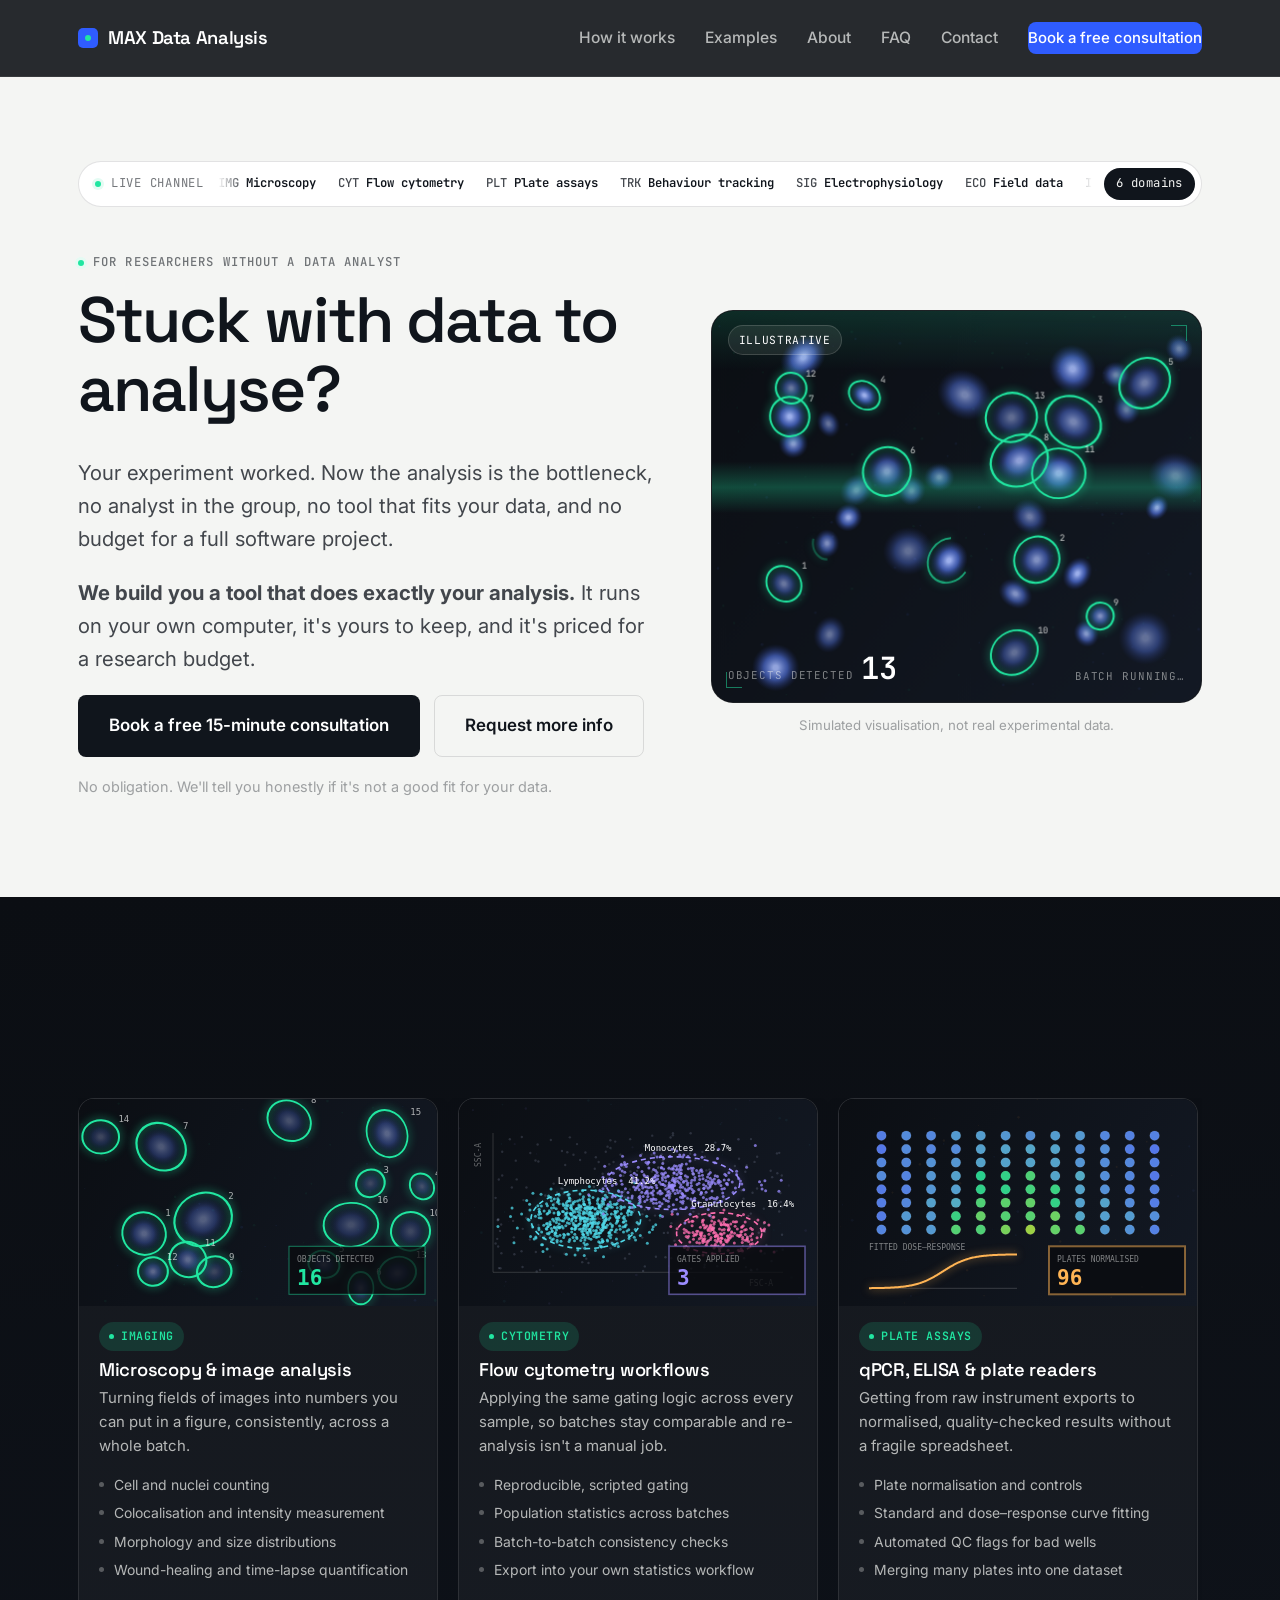
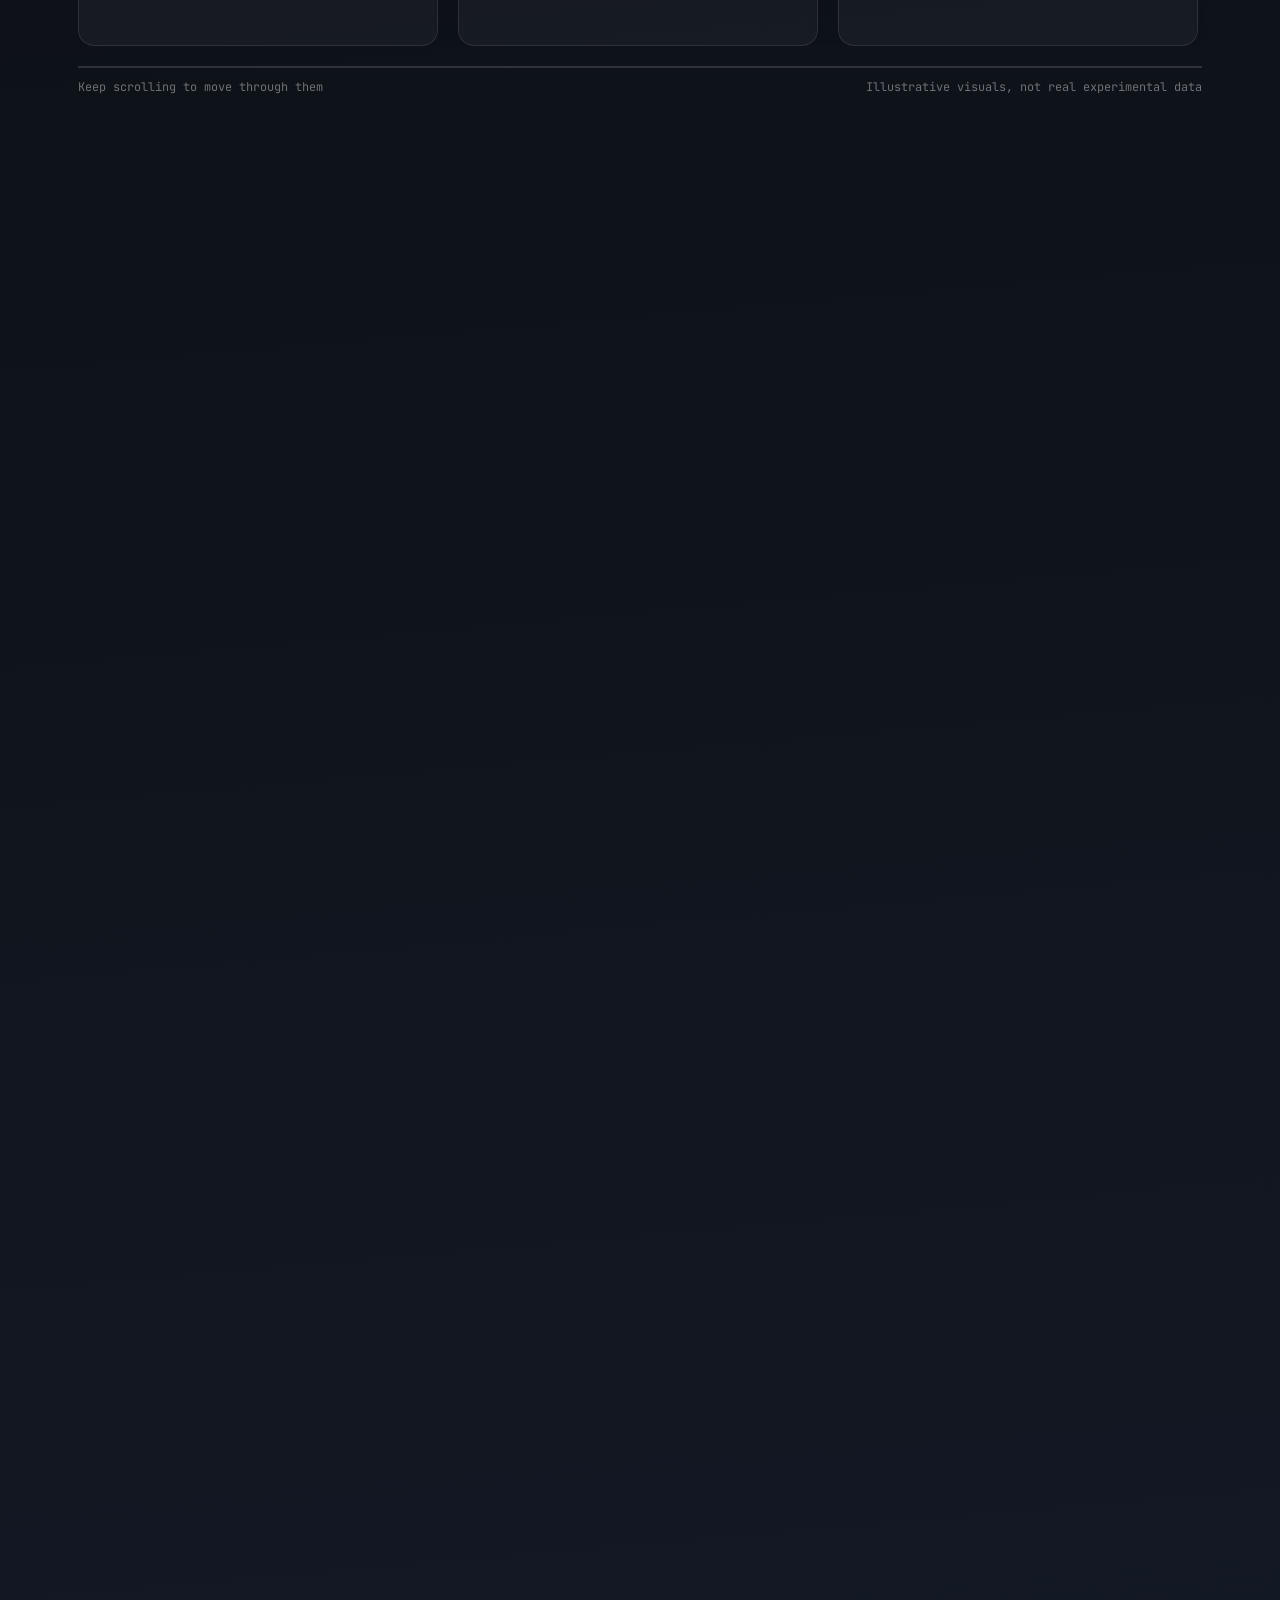
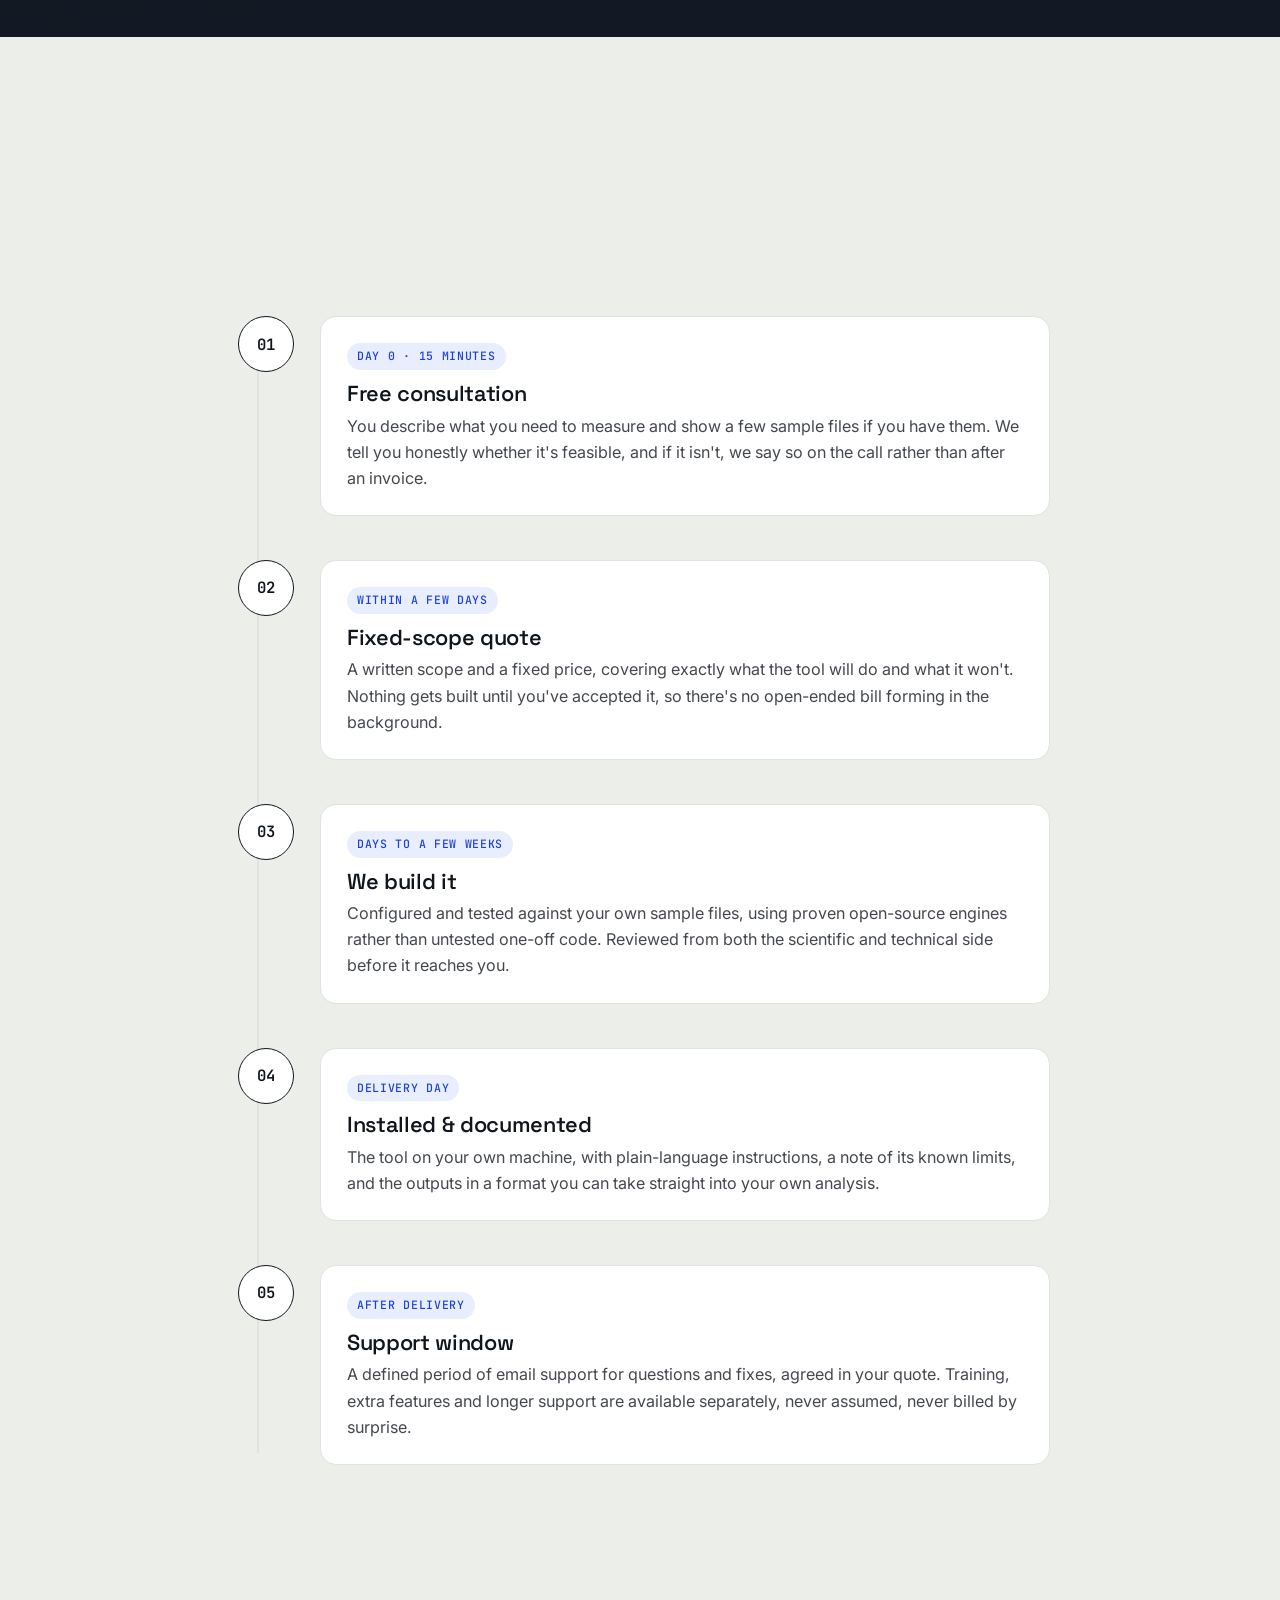
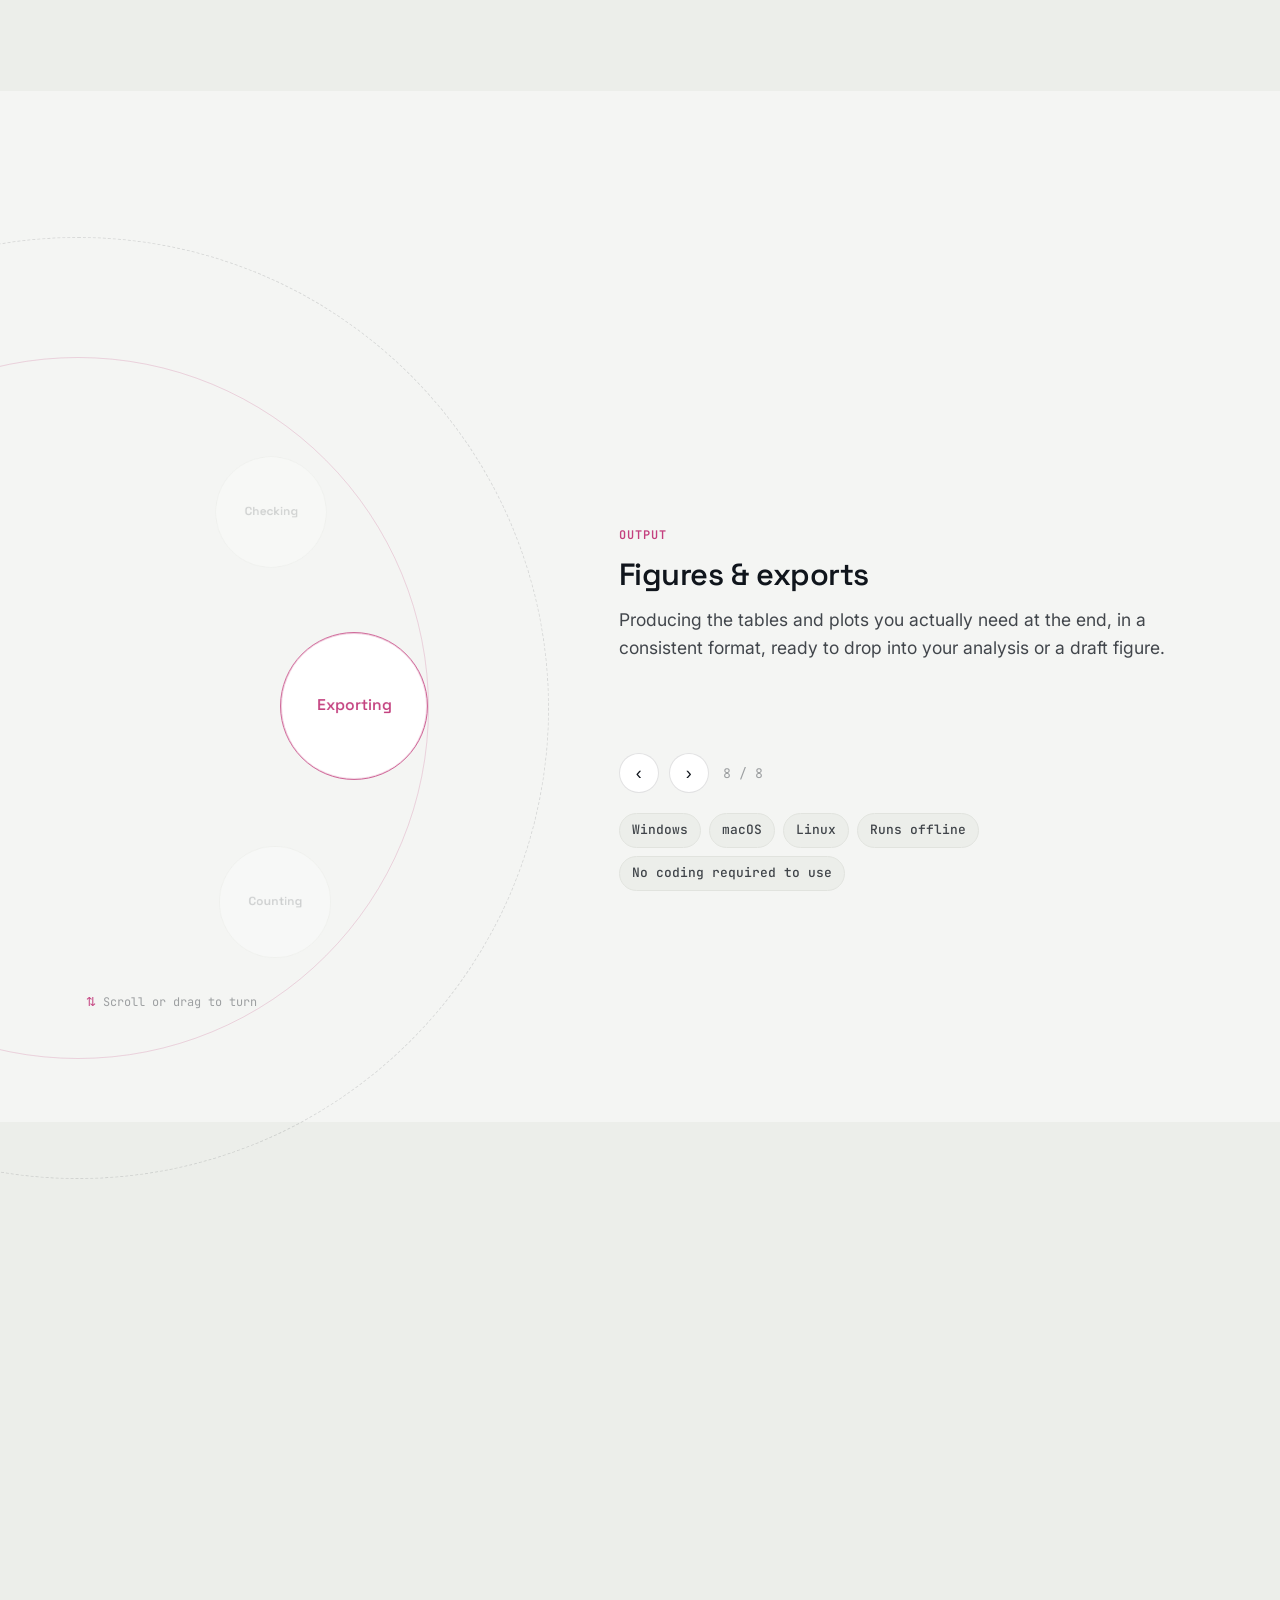
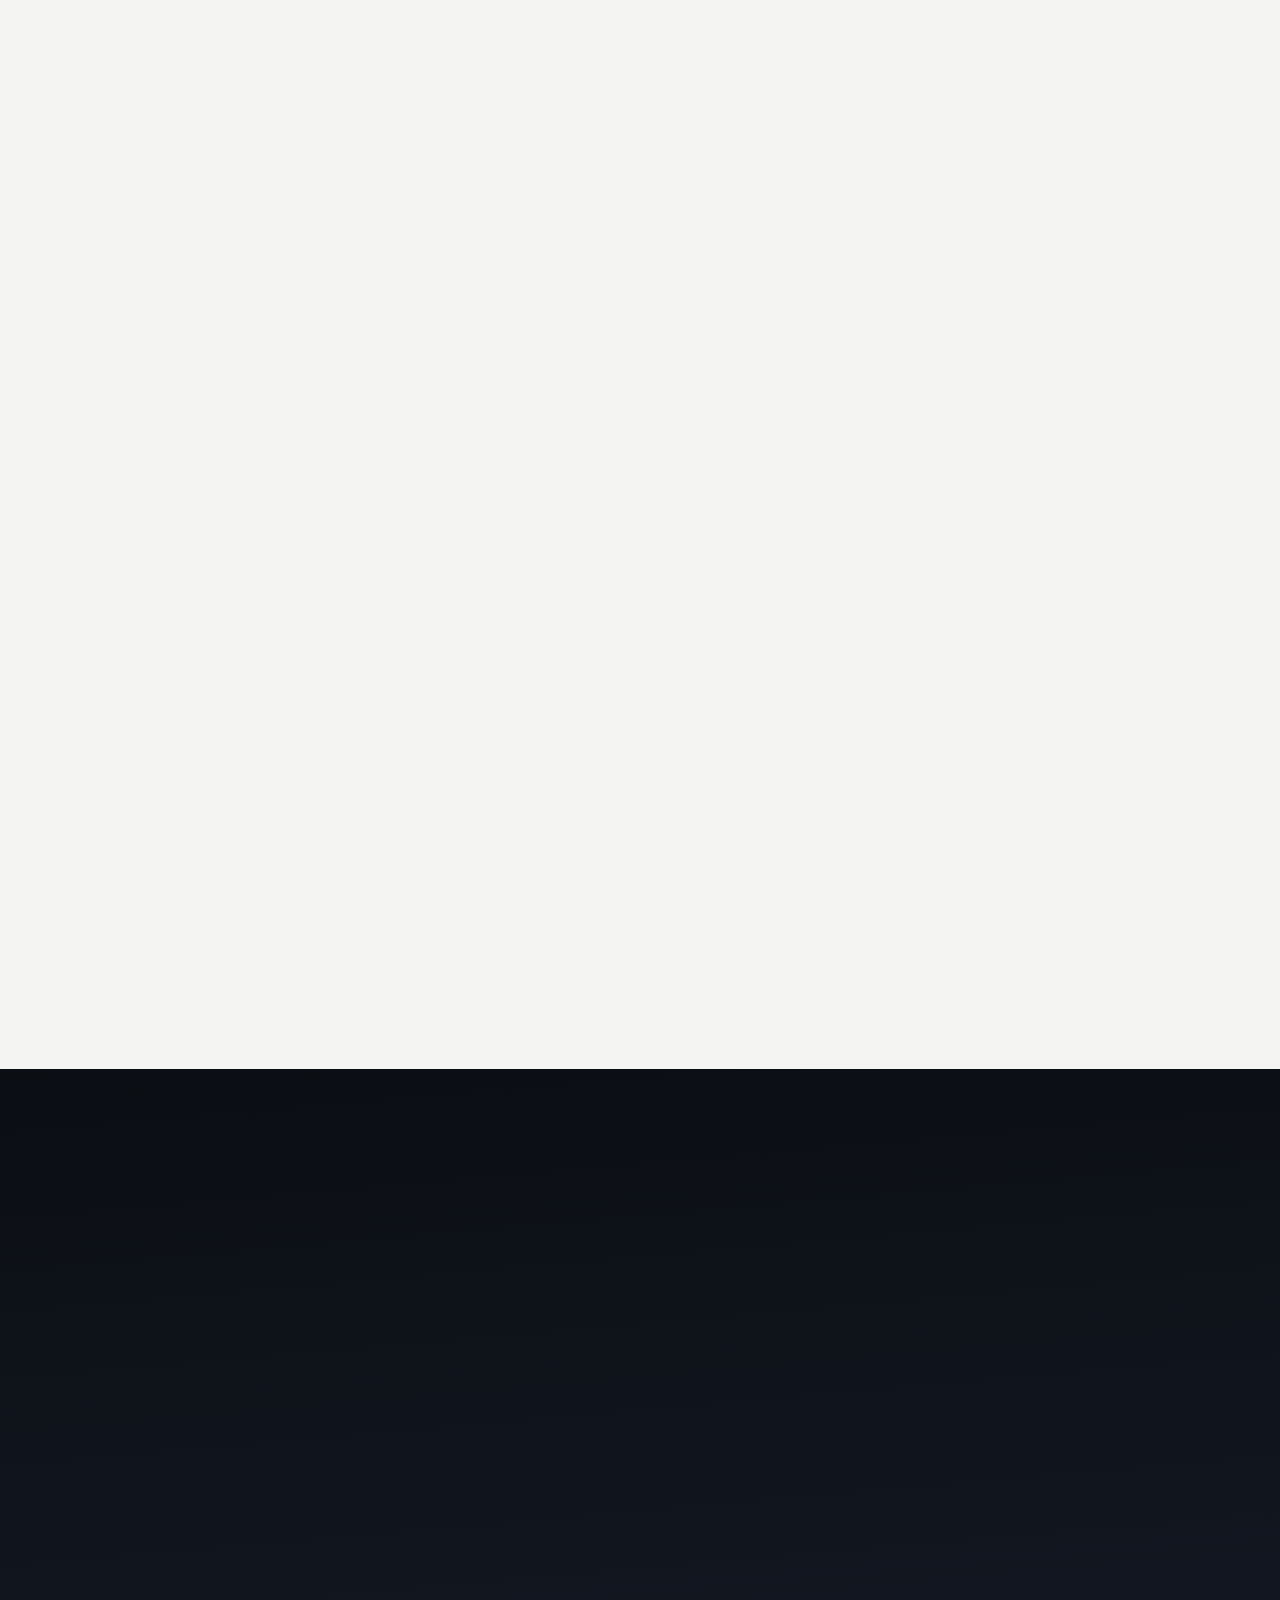
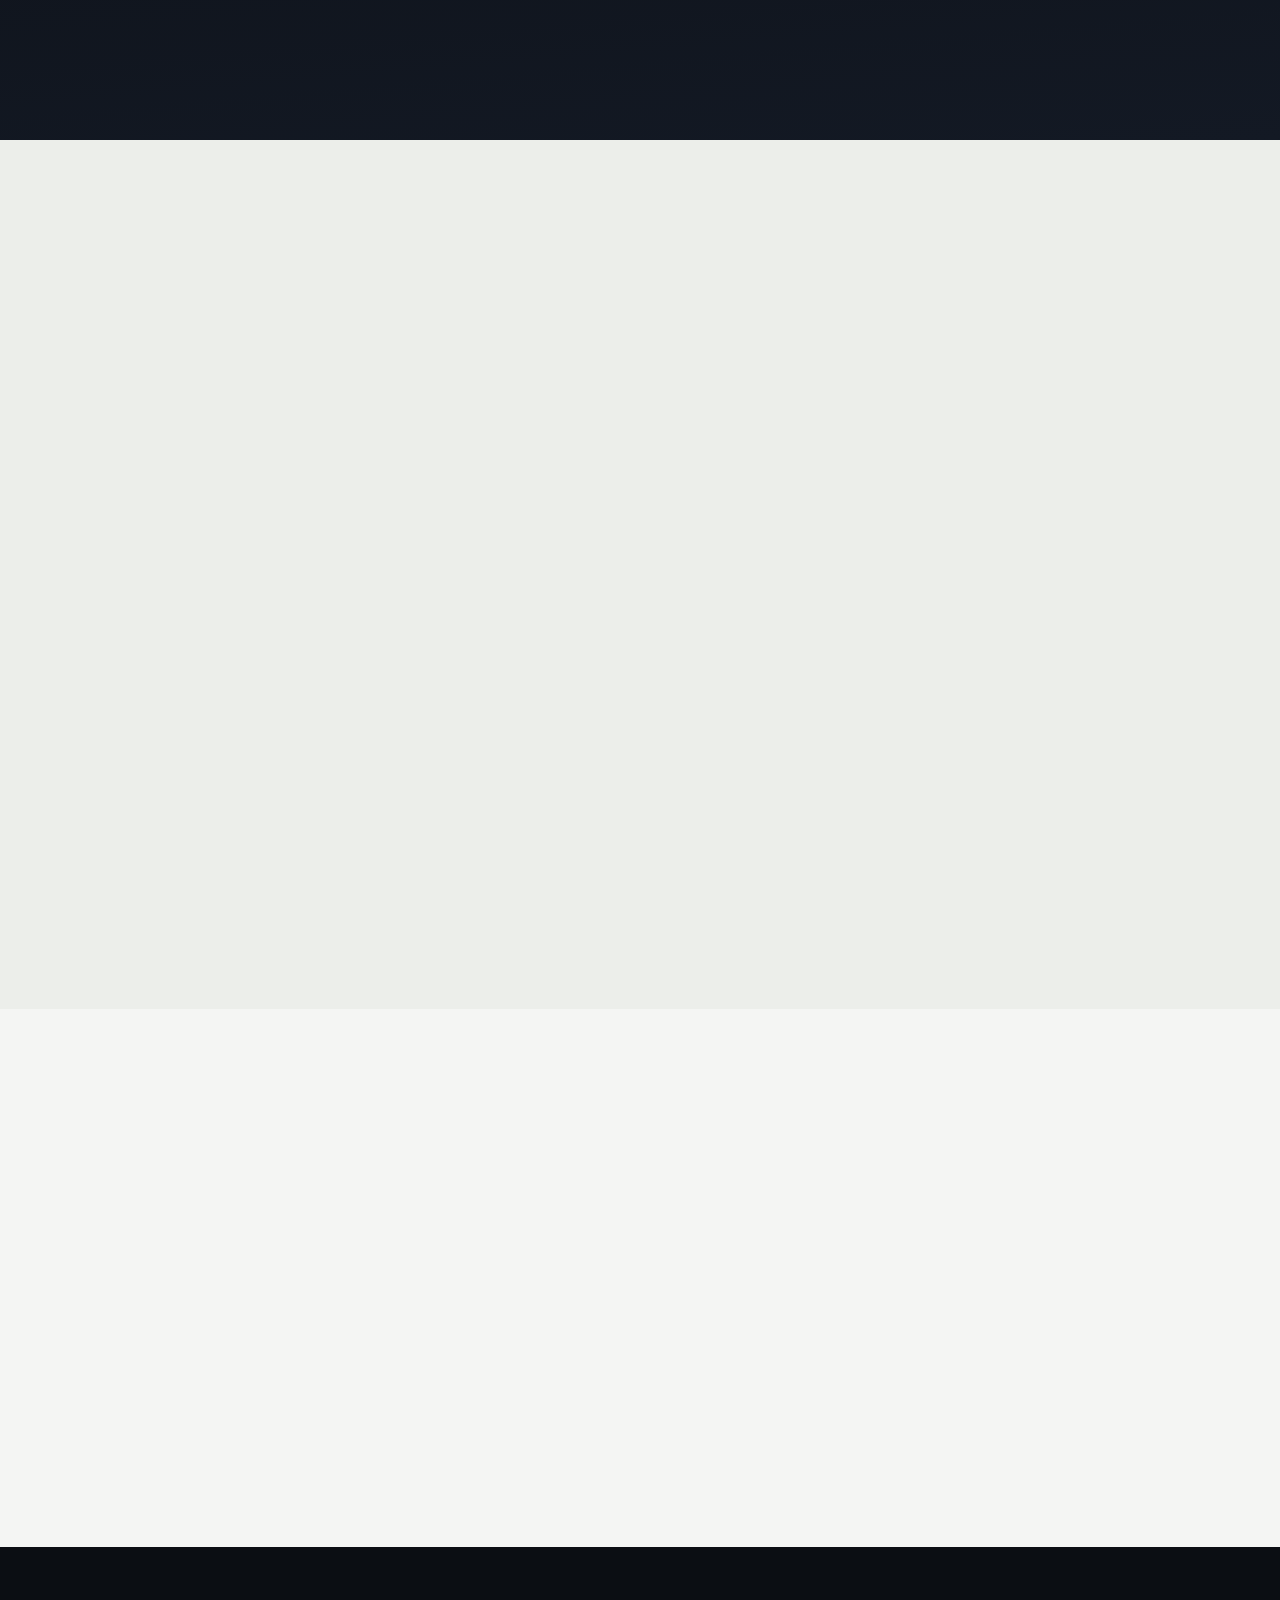
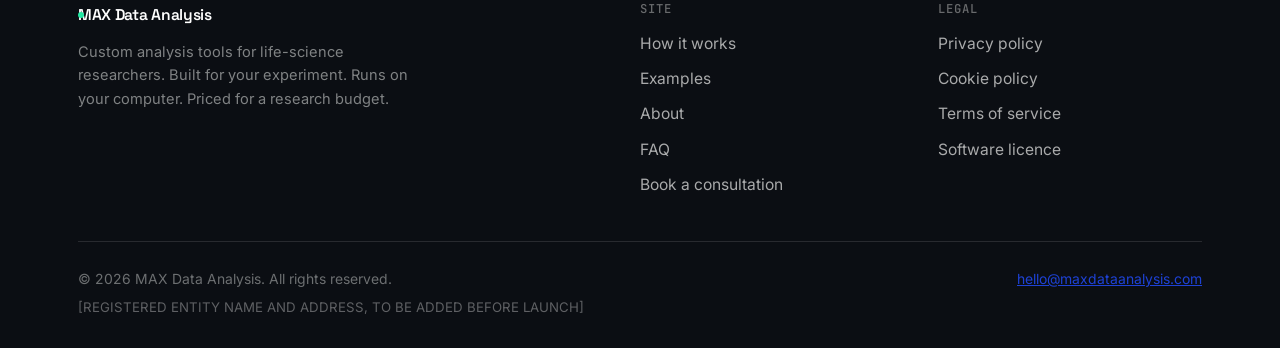
<file: index.html>
<!DOCTYPE html>
<html lang="en">
<head>
<meta charset="UTF-8">
<meta name="viewport" content="width=device-width, initial-scale=1.0">
<title>MAX Data Analysis, custom analysis tools for researchers, priced for research budgets</title>
<meta name="description" content="Stuck with data to analyse? We build a tool that does exactly your analysis, imaging, cytometry, plate assays, tracking, signals, field data and more. Runs on your computer. Book a free 15-minute consultation.">
<link rel="preconnect" href="https://fonts.googleapis.com">
<link rel="preconnect" href="https://fonts.gstatic.com" crossorigin>
<link href="https://fonts.googleapis.com/css2?family=Space+Grotesk:wght@500;600;700&family=Inter:wght@400;500;600;700&family=JetBrains+Mono:wght@500;600&display=swap" rel="stylesheet">
<link rel="stylesheet" href="assets/style.css">
</head>
<body>

<header class="site-header">
  <div class="container">
    <a href="index.html" class="logo"><span class="logo-mark"></span>MAX Data Analysis</a>
    <nav class="main-nav">
      <a href="how-it-works.html">How it works</a>
      <a href="examples.html">Examples</a>
      <a href="about.html">About</a>
      <a href="faq.html">FAQ</a>
      <a href="contact.html">Contact</a>
      <a href="book.html" class="nav-cta"><span class="cta-full">Book a free consultation</span><span class="cta-short">Book a call</span></a>
    </nav>
  </div>
</header>

<main>

  <!-- HERO -->
  <section class="hero">
    <div class="container">

      <div class="live-strip" data-reveal>
        <span class="ls-dot"></span>
        <span class="ls-label">Live channel</span>
        <span class="ls-track">
          <span class="ls-items">
            <span>IMG <b>Microscopy</b></span>
            <span>CYT <b>Flow cytometry</b></span>
            <span>PLT <b>Plate assays</b></span>
            <span>TRK <b>Behaviour tracking</b></span>
            <span>SIG <b>Electrophysiology</b></span>
            <span>ECO <b>Field data</b></span>
            <span>IMG <b>Microscopy</b></span>
            <span>CYT <b>Flow cytometry</b></span>
            <span>PLT <b>Plate assays</b></span>
            <span>TRK <b>Behaviour tracking</b></span>
            <span>SIG <b>Electrophysiology</b></span>
            <span>ECO <b>Field data</b></span>
          </span>
        </span>
        <span class="ls-badge">6 domains</span>
      </div>

      <div class="hero-grid">
        <div>
          <span class="eyebrow" data-reveal style="--d:40ms">For researchers without a data analyst</span>
          <h1 class="mt-0"><span class="kinetic">Stuck with data to analyse?</span></h1>
          <p class="lede" data-reveal style="--d:140ms">Your experiment worked. Now the analysis is the bottleneck, no analyst in the group, no tool that fits your data, and no budget for a full software project.</p>
          <p class="lede" data-reveal style="--d:220ms"><strong>We build you a tool that does exactly your analysis.</strong> It runs on your own computer, it's yours to keep, and it's priced for a research budget.</p>
          <div class="hero-actions" data-reveal style="--d:300ms">
            <a href="contact.html" class="btn btn-primary btn-lg">Book a free 15-minute consultation</a>
            <a href="contact.html" class="btn btn-ghost btn-lg">Request more info</a>
          </div>
          <p class="hero-note" data-reveal style="--d:360ms">No obligation. We'll tell you honestly if it's not a good fit for your data.</p>
        </div>
        <div data-reveal style="--d:240ms">
          <div class="scope" data-scope>
            <canvas></canvas>
            <span class="scope-badge">Illustrative</span>
            <span class="scope-corner tr"></span>
            <span class="scope-corner bl"></span>
            <div class="scope-hud">
              <div>
                <span class="scope-label">Objects detected</span>
                <span class="scope-count" data-scope-count>0</span>
              </div>
              <div class="scope-label">Batch running&hellip;</div>
            </div>
          </div>
          <p class="scope-caption">Simulated visualisation, not real experimental data.</p>
        </div>
      </div>
    </div>
  </section>

  <!-- SECTION 2, DATA TYPES -->
  <section class="deep hscroll" id="domains" data-hscroll>
    <div class="hscroll-inner">
     <div class="container">
      <div class="section-head hscroll-head">
        <span class="eyebrow" data-reveal>What we work with</span>
        <h2><span class="kinetic">Whatever your experiment produces, we build the tool that reads it</span></h2>
        <p data-reveal>These are the kinds of data we're asked about most often, imaging, flow cytometry, plate assays, behaviour and movement, electrophysiology and time series, ecology and field records, <strong>and many more besides</strong>. If your data isn't here, it doesn't mean we can't help.</p>
      </div>

      <div class="hscroll-viewport">
        <div class="hscroll-track">

          <article class="hscroll-item niche">
            <div class="viz" data-viz="microscopy" data-seed="1101" data-mode="analysed"></div>
            <div class="niche-body">
              <span class="niche-chip">Imaging</span>
              <h3>Microscopy &amp; image analysis</h3>
              <p>Turning fields of images into numbers you can put in a figure, consistently, across a whole batch.</p>
              <ul class="niche-list">
                <li>Cell and nuclei counting</li>
                <li>Colocalisation and intensity measurement</li>
                <li>Morphology and size distributions</li>
                <li>Wound-healing and time-lapse quantification</li>
              </ul>
            </div>
          </article>

          <article class="hscroll-item niche">
            <div class="viz" data-viz="cytometry" data-seed="2202" data-mode="analysed"></div>
            <div class="niche-body">
              <span class="niche-chip">Cytometry</span>
              <h3>Flow cytometry workflows</h3>
              <p>Applying the same gating logic across every sample, so batches stay comparable and re-analysis isn't a manual job.</p>
              <ul class="niche-list">
                <li>Reproducible, scripted gating</li>
                <li>Population statistics across batches</li>
                <li>Batch-to-batch consistency checks</li>
                <li>Export into your own statistics workflow</li>
              </ul>
            </div>
          </article>

          <article class="hscroll-item niche">
            <div class="viz" data-viz="plate" data-seed="3303" data-mode="analysed"></div>
            <div class="niche-body">
              <span class="niche-chip">Plate assays</span>
              <h3>qPCR, ELISA &amp; plate readers</h3>
              <p>Getting from raw instrument exports to normalised, quality-checked results without a fragile spreadsheet.</p>
              <ul class="niche-list">
                <li>Plate normalisation and controls</li>
                <li>Standard and dose–response curve fitting</li>
                <li>Automated QC flags for bad wells</li>
                <li>Merging many plates into one dataset</li>
              </ul>
            </div>
          </article>

          <article class="hscroll-item niche">
            <div class="viz" data-viz="tracking" data-seed="4404" data-mode="analysed"></div>
            <div class="niche-body">
              <span class="niche-chip">Behaviour</span>
              <h3>Movement &amp; behaviour tracking</h3>
              <p>Converting hours of recordings into trajectory metrics, without watching every frame yourself.</p>
              <ul class="niche-list">
                <li>Path length, speed and turning metrics</li>
                <li>Zone occupancy and entries</li>
                <li>Event scoring from tracked positions</li>
                <li>Batch processing across many recordings</li>
              </ul>
            </div>
          </article>

          <article class="hscroll-item niche">
            <div class="viz" data-viz="signal" data-seed="5505" data-mode="analysed"></div>
            <div class="niche-body">
              <span class="niche-chip">Signals</span>
              <h3>Electrophysiology &amp; time series</h3>
              <p>Detecting and counting events in long recordings using criteria you define once and apply everywhere.</p>
              <ul class="niche-list">
                <li>Spike and event detection</li>
                <li>Multi-channel batch processing</li>
                <li>Trace quality control</li>
                <li>Summary tables per recording</li>
              </ul>
            </div>
          </article>

          <article class="hscroll-item niche">
            <div class="viz" data-viz="ecology" data-seed="6606" data-mode="analysed"></div>
            <div class="niche-body">
              <span class="niche-chip">Field data</span>
              <h3>Ecology &amp; field datasets</h3>
              <p>Cleaning and combining messy, real-world records into something you can actually analyse and plot.</p>
              <ul class="niche-list">
                <li>Cleaning and merging inconsistent records</li>
                <li>Automated validation rules</li>
                <li>Summary statistics and indices</li>
                <li>Repeatable figures for reports</li>
              </ul>
            </div>
          </article>

          <article class="hscroll-item niche">
            <div class="viz" data-viz="microscopy" data-seed="7707" data-mode="raw"></div>
            <div class="niche-body">
              <span class="niche-chip">And more</span>
              <h3>Something else entirely?</h3>
              <p>The list above is where we get asked most, not a closed list.</p>
              <ul class="niche-list">
                <li>Spectrometry, growth curves, colony counts</li>
                <li>Phenotyping and histology scoring</li>
                <li>Sensor logs and survey records</li>
              </ul>
              <p style="margin-top:auto; padding-top:16px;"><a href="book.html" class="btn btn-primary">Ask about your data</a></p>
            </div>
          </article>

        </div>
      </div>

      <div class="hscroll-progress"><span></span></div>
      <div class="hscroll-note">
        <span>Keep scrolling to move through them</span>
        <span>Illustrative visuals, not real experimental data</span>
      </div>
     </div>
    </div>
  </section>

  <!-- PROCESS ROADMAP -->
  <section class="alt">
    <div class="container">
      <div class="section-head">
        <span class="eyebrow" data-reveal>The process</span>
        <h2><span class="kinetic">From first call to working tool</span></h2>
        <p data-reveal>Five steps, start to finish. Most projects run in days to a few weeks, not months.</p>
      </div>

      <div class="vtl">
        <div class="vtl-rail"><span></span></div>

        <div class="vtl-step">
          <div class="vtl-dot">01</div>
          <div class="vtl-card">
            <span class="vtl-when">Day 0 &middot; 15 minutes</span>
            <h3>Free consultation</h3>
            <p>You describe what you need to measure and show a few sample files if you have them. We tell you honestly whether it's feasible, and if it isn't, we say so on the call rather than after an invoice.</p>
          </div>
        </div>

        <div class="vtl-step">
          <div class="vtl-dot">02</div>
          <div class="vtl-card">
            <span class="vtl-when">Within a few days</span>
            <h3>Fixed-scope quote</h3>
            <p>A written scope and a fixed price, covering exactly what the tool will do and what it won't. Nothing gets built until you've accepted it, so there's no open-ended bill forming in the background.</p>
          </div>
        </div>

        <div class="vtl-step">
          <div class="vtl-dot">03</div>
          <div class="vtl-card">
            <span class="vtl-when">Days to a few weeks</span>
            <h3>We build it</h3>
            <p>Configured and tested against your own sample files, using proven open-source engines rather than untested one-off code. Reviewed from both the scientific and technical side before it reaches you.</p>
          </div>
        </div>

        <div class="vtl-step">
          <div class="vtl-dot">04</div>
          <div class="vtl-card">
            <span class="vtl-when">Delivery day</span>
            <h3>Installed &amp; documented</h3>
            <p>The tool on your own machine, with plain-language instructions, a note of its known limits, and the outputs in a format you can take straight into your own analysis.</p>
          </div>
        </div>

        <div class="vtl-step">
          <div class="vtl-dot">05</div>
          <div class="vtl-card">
            <span class="vtl-when">After delivery</span>
            <h3>Support window</h3>
            <p>A defined period of email support for questions and fixes, agreed in your quote. Training, extra features and longer support are available separately, never assumed, never billed by surprise.</p>
          </div>
        </div>
      </div>

      <p class="center" style="margin-top:44px;" data-reveal>
        <a href="book.html" class="btn btn-primary btn-lg">Start with a free consultation</a>
        <a href="how-it-works.html" class="btn btn-ghost btn-lg">Read the full process</a>
      </p>
    </div>
  </section>

  <!-- CAPABILITY WHEEL -->
  <section>
    <div class="container">
      <div class="section-head">
        <span class="eyebrow" data-reveal>Capabilities</span>
        <h2><span class="kinetic">What a tool can actually do</span></h2>
        <p data-reveal>The capabilities turn as you scroll, or drag the arc yourself, and click one to read more. Most projects combine two or three of these into a single tool.</p>
      </div>

      <div class="wheel-wrap" data-wheel>
        <div class="wheel">
          <div class="wheel-ring"></div>
          <span class="wheel-hint">Scroll or drag to turn</span>

          <div class="wheel-node" tabindex="0" style="--node-c:#2F5CFF" data-color="#2F5CFF" data-tag="Detection" data-title="Counting &amp; detection"
               data-desc="Finding and counting objects, cells, colonies, particles, events, using the same criteria on every image or recording, so the numbers don't shift depending on who ran the analysis.">Counting</div>

          <div class="wheel-node" tabindex="0" style="--node-c:#9B8CFF" data-color="#9B8CFF" data-tag="Segmentation" data-title="Segmentation &amp; outlining"
               data-desc="Separating objects from background and from each other, including touching or overlapping ones, so each can be measured individually rather than as a single blob.">Segmenting</div>

          <div class="wheel-node" tabindex="0" style="--node-c:#FF6FB0" data-color="#FF6FB0" data-tag="Measurement" data-title="Measurement &amp; morphometry"
               data-desc="Extracting size, shape, intensity and spatial features per object, exported as a structured table you can take straight into your own statistics.">Measuring</div>

          <div class="wheel-node" tabindex="0" style="--node-c:#C6862A" data-color="#C6862A" data-tag="Normalisation" data-title="Normalisation &amp; curve fitting"
               data-desc="Applying controls, correcting between plates or sessions, and fitting standard or dose–response curves, the steps that make results comparable across an experiment.">Normalising</div>

          <div class="wheel-node" tabindex="0" style="--node-c:#1FA6BD" data-color="#1FA6BD" data-tag="Batch" data-title="Batch processing"
               data-desc="Running the whole pipeline across hundreds or thousands of files in one go, unattended, with a log of what was processed and what failed.">Batching</div>

          <div class="wheel-node" tabindex="0" style="--node-c:#0FB37F" data-color="#0FB37F" data-tag="Cleaning" data-title="Data cleaning &amp; merging"
               data-desc="Taking inconsistent exports, mismatched naming and scattered files, and turning them into one clean dataset with validation rules that catch problems early.">Cleaning</div>

          <div class="wheel-node" tabindex="0" style="--node-c:#1E42D6" data-color="#1E42D6" data-tag="Quality" data-title="Quality control"
               data-desc="Automatic flags for out-of-range values, failed controls, bad wells or corrupted files, so problems surface before they reach a figure.">Checking</div>

          <div class="wheel-node" tabindex="0" style="--node-c:#C4407F" data-color="#C4407F" data-tag="Output" data-title="Figures &amp; exports"
               data-desc="Producing the tables and plots you actually need at the end, in a consistent format, ready to drop into your analysis or a draft figure.">Exporting</div>
        </div>

        <div class="wheel-panel">
          <span class="wp-tag" data-wheel-tag>Detection</span>
          <h3 class="wp-title" data-wheel-title>Counting &amp; detection</h3>
          <p class="wp-desc" data-wheel-desc>Finding and counting objects, cells, colonies, particles, events, using the same criteria on every image or recording, so the numbers don't shift depending on who ran the analysis.</p>
          <div class="wheel-nav">
            <button class="carousel-btn" data-wheel-prev aria-label="Previous capability">&lsaquo;</button>
            <button class="carousel-btn" data-wheel-next aria-label="Next capability">&rsaquo;</button>
            <span class="wheel-count" data-wheel-count>1 / 8</span>
          </div>
          <div class="pill-row">
            <span class="chip">Windows</span>
            <span class="chip">macOS</span>
            <span class="chip">Linux</span>
            <span class="chip">Runs offline</span>
            <span class="chip">No coding required to use</span>
          </div>
        </div>
      </div>
    </div>
  </section>

  <!-- BEFORE / AFTER -->
  <section class="alt">
    <div class="container">
      <div class="section-head">
        <span class="eyebrow" data-reveal>Drag to compare</span>
        <h2><span class="kinetic">From raw data to structured results</span></h2>
        <p data-reveal>Drag the handle across each panel. Left is what comes off the instrument. Right is what a configured tool gives back, the same way, every time.</p>
      </div>
      <div class="grid-2">
        <div data-reveal>
          <div class="ba" data-ba data-type="microscopy" data-seed="7731">
            <canvas class="before"></canvas>
            <div class="after-wrap"><canvas class="after"></canvas></div>
            <span class="ba-tag l">Raw</span><span class="ba-tag r">Analysed</span>
            <div class="ba-handle"></div><div class="ba-knob">&#8646;</div>
          </div>
          <p class="viz-cap">Microscopy, segmentation and counting. Illustrative.</p>
        </div>
        <div data-reveal style="--d:100ms">
          <div class="ba" data-ba data-type="cytometry" data-seed="8842">
            <canvas class="before"></canvas>
            <div class="after-wrap"><canvas class="after"></canvas></div>
            <span class="ba-tag l">Raw</span><span class="ba-tag r">Analysed</span>
            <div class="ba-handle"></div><div class="ba-knob">&#8646;</div>
          </div>
          <p class="viz-cap">Flow cytometry, gating and population statistics. Illustrative.</p>
        </div>
        <div data-reveal>
          <div class="ba" data-ba data-type="signal" data-seed="9953">
            <canvas class="before"></canvas>
            <div class="after-wrap"><canvas class="after"></canvas></div>
            <span class="ba-tag l">Raw</span><span class="ba-tag r">Analysed</span>
            <div class="ba-handle"></div><div class="ba-knob">&#8646;</div>
          </div>
          <p class="viz-cap">Electrophysiology, event detection across channels. Illustrative.</p>
        </div>
        <div data-reveal style="--d:100ms">
          <div class="ba" data-ba data-type="tracking" data-seed="1264">
            <canvas class="before"></canvas>
            <div class="after-wrap"><canvas class="after"></canvas></div>
            <span class="ba-tag l">Raw</span><span class="ba-tag r">Analysed</span>
            <div class="ba-handle"></div><div class="ba-knob">&#8646;</div>
          </div>
          <p class="viz-cap">Behaviour tracking, trajectory and zone metrics. Illustrative.</p>
        </div>
      </div>
      <p class="center" style="margin-top:30px;" data-reveal><a href="examples.html" class="btn btn-ghost">See all worked examples</a></p>
    </div>
  </section>

  <!-- WHY IT COSTS LESS -->
  <section>
    <div class="container">
      <div class="section-head">
        <span class="eyebrow" data-reveal>Why it costs less</span>
        <h2><span class="kinetic">Priced for a research budget, not an enterprise one</span></h2>
        <p data-reveal>We're not cheap by cutting corners, we're cheaper because of how the work is scoped. Three specific reasons:</p>
      </div>
      <div class="cost-grid">
        <div class="cost-card" data-reveal>
          <span class="cc-num">01</span>
          <h3>We build on proven open-source engines</h3>
          <p>We don't write analysis from scratch. We assemble and configure established, widely-used scientific libraries, so you're paying for the configuration and packaging, not for reinventing methods the field already trusts.</p>
        </div>
        <div class="cost-card" data-reveal style="--d:100ms">
          <span class="cc-num">02</span>
          <h3>Small, fixed scope</h3>
          <p>One tool, one job, agreed in writing before work starts. No open-ended engagements, no discovery phase billed by the month, no scope creep priced back to you.</p>
        </div>
        <div class="cost-card" data-reveal style="--d:200ms">
          <span class="cc-num">03</span>
          <h3>No platform to pay for</h3>
          <p>The tool runs on computers you already own. There's no per-seat licence, no annual subscription, and no cloud storage bill attached to your data.</p>
        </div>
      </div>
      <p class="small center" style="margin-top:28px;" data-reveal>Every project is quoted individually after a free consultation, so you see the number before committing to anything.</p>
    </div>
  </section>


  <!-- GOOD FIT -->
  <section>
    <div class="container">
      <div class="section-head">
        <span class="eyebrow" data-reveal>Fit</span>
        <h2><span class="kinetic">This is built for you if&hellip;</span></h2>
        <p data-reveal>Most of the researchers we work with recognise themselves in at least three of these.</p>
      </div>

      <div class="fit-cards">
        <div class="fit-card" data-reveal>
          <div class="fit-ico">&#9998;</div>
          <div>
            <h3>You're doing it by hand</h3>
            <p>An analysis that a computer should be doing is eating hours that belong to your actual research.</p>
          </div>
        </div>
        <div class="fit-card" data-reveal style="--d:70ms">
          <div class="fit-ico">&#8635;</div>
          <div>
            <h3>It happens again and again</h3>
            <p>A recurring need, not a one-off, so the tool keeps paying back long after it's delivered.</p>
          </div>
        </div>
        <div class="fit-card" data-reveal style="--d:140ms">
          <div class="fit-ico">&#10003;</div>
          <div>
            <h3>Results have to be reproducible</h3>
            <p>You need the same input to give the same answer months later, whoever runs it, for reviewers or for your own confidence.</p>
          </div>
        </div>
        <div class="fit-card" data-reveal style="--d:210ms">
          <div class="fit-ico">&#8962;</div>
          <div>
            <h3>Your data has to stay in-house</h3>
            <p>Confidential or unpublished work that can't be uploaded to a cloud platform. Everything we deliver runs locally.</p>
          </div>
        </div>
        <div class="fit-card" data-reveal style="--d:280ms">
          <div class="fit-ico">&#9881;</div>
          <div>
            <h3>You run a core facility</h3>
            <p>The same request keeps arriving from different users, and standardising it would free up real capacity.</p>
          </div>
        </div>
        <div class="fit-card" data-reveal style="--d:350ms">
          <div class="fit-ico">&euro;</div>
          <div>
            <h3>You have a budget, not a big one</h3>
            <p>You've priced custom software before and the number didn't fit the grant, but the problem hasn't gone away.</p>
          </div>
        </div>
      </div>

      <p class="center" style="margin-top:36px;" data-reveal>
        <a href="contact.html" class="btn btn-primary btn-lg">Book a free 15-minute consultation</a>
      </p>
    </div>
  </section>

  <!-- TEAM -->
  <section class="deep">
    <div class="container">
      <div class="section-head">
        <span class="eyebrow" data-reveal>Who's behind this</span>
        <h2><span class="kinetic">A team of experts with decades of combined experience</span></h2>
        <p data-reveal>Our team brings decades of combined experience across life science and bioinformatics. Every project is reviewed from both sides, scientific and technical, so the tool answers the right research question and is built properly. More on the <a href="about.html">About page</a>.</p>
      </div>
      <div class="trust-strip" data-reveal>
        <div class="trust-item"><span class="num"><span data-count="20" data-suffix="+">0</span></span><span class="label">Years of research experience on the team</span></div>
        <div class="trust-item"><span class="num"><span data-count="6" data-suffix="+">0</span></span><span class="label">Kinds of research data we build tools for</span></div>
        <div class="trust-item"><span class="num"><span data-count="100" data-suffix="%">0</span></span><span class="label">Of delivered tools run locally on your own computer</span></div>
      </div>
    </div>
  </section>

  <!-- SOUNDS FAMILIAR (final qualifier) -->
  <section class="alt" id="sounds-familiar">
    <div class="container">
      <div class="section-head" style="max-width:760px;">
        <span class="eyebrow" data-reveal>Sound familiar?</span>
        <h2><span class="kinetic">Does any of this sound like your week?</span></h2>
        <p data-reveal>Tick the ones that apply to you, we'll tell you what that usually means.</p>
      </div>

      <div class="pain-list" data-pain>
        <button type="button" class="pain-item" data-reveal>
          <span class="pain-box">&#10003;</span>
          <span>Your PhD student is spending more time scoring data than running experiments</span>
        </button>
        <button type="button" class="pain-item" data-reveal style="--d:50ms">
          <span class="pain-box">&#10003;</span>
          <span>The paper is written, but the figures are waiting on an analysis nobody has time to finish</span>
        </button>
        <button type="button" class="pain-item" data-reveal style="--d:100ms">
          <span class="pain-box">&#10003;</span>
          <span>A reviewer asked you to reanalyse, and reproducing the original numbers is harder than it should be</span>
        </button>
        <button type="button" class="pain-item" data-reveal style="--d:150ms">
          <span class="pain-box">&#10003;</span>
          <span>The person who wrote your lab's analysis script finished their contract and left</span>
        </button>
        <button type="button" class="pain-item" data-reveal style="--d:200ms">
          <span class="pain-box">&#10003;</span>
          <span>Every instrument exports a different format, and stitching them together is a manual job each time</span>
        </button>
        <button type="button" class="pain-item" data-reveal style="--d:250ms">
          <span class="pain-box">&#10003;</span>
          <span>Two people analysing the same samples get results that don't quite agree</span>
        </button>
        <button type="button" class="pain-item" data-reveal style="--d:300ms">
          <span class="pain-box">&#10003;</span>
          <span>Your grant covers consumables and reagents, but there's no line for a bioinformatician</span>
        </button>
        <button type="button" class="pain-item" data-reveal style="--d:350ms">
          <span class="pain-box">&#10003;</span>
          <span>You've put off a whole analysis because setting it up would take longer than doing it by hand, once</span>
        </button>
        <button type="button" class="pain-item" data-reveal style="--d:400ms">
          <span class="pain-box">&#10003;</span>
          <span>The same request comes to your core facility from a different user every few weeks</span>
        </button>
      </div>

      <div class="pain-tally" data-pain-tally data-reveal>
        <div>
          <span class="pt-count" data-pain-count>Nothing ticked yet</span>
          <p class="pt-msg" data-pain-msg>Tick the ones that apply, we'll tell you what that usually means.</p>
        </div>
        <div class="hero-actions">
          <a href="contact.html" class="btn btn-primary">Book a free 15-minute consultation</a>
          <a href="contact.html" class="btn btn-ghost">Request more info</a>
        </div>
      </div>
    </div>
  </section>

  <!-- FINAL CTA -->
  <section>
    <div class="container">
      <div class="cta-band" data-reveal>
        <h2><span class="kinetic">Tell us what you're trying to measure</span></h2>
        <p>A free 15-minute conversation is the fastest way to find out if this is a good fit for your data, and roughly what it would cost.</p>
        <div class="hero-actions" style="justify-content:center; margin-top:10px;">
          <a href="contact.html" class="btn btn-primary btn-lg">Book a free 15-minute consultation</a>
          <a href="contact.html" class="btn btn-ghost btn-lg">Request more info</a>
        </div>
      </div>
    </div>
  </section>

</main>

<footer class="site-footer">
  <div class="container">
    <div class="footer-grid">
      <div>
        <a href="index.html" class="logo"><span class="logo-mark"></span>MAX Data Analysis</a>
        <p class="small" style="margin-top:12px; max-width:340px; color:rgba(244,245,243,0.5);">Custom analysis tools for life-science researchers. Built for your experiment. Runs on your computer. Priced for a research budget.</p>
      </div>
      <div>
        <h4>Site</h4>
        <a href="how-it-works.html">How it works</a>
        <a href="examples.html">Examples</a>
        <a href="about.html">About</a>
        <a href="faq.html">FAQ</a>
        <a href="book.html">Book a consultation</a>
      </div>
      <div>
        <h4>Legal</h4>
        <a href="privacy.html">Privacy policy</a>
        <a href="cookies.html">Cookie policy</a>
        <a href="terms.html">Terms of service</a>
        <a href="license.html">Software licence</a>
      </div>
    </div>
    <div class="footer-bottom">
      <div>
        <div>&copy; 2026 MAX Data Analysis. All rights reserved.</div>
        <div class="legal-note">[REGISTERED ENTITY NAME AND ADDRESS, TO BE ADDED BEFORE LAUNCH]</div>
      </div>
      <div><a href="mailto:hello@maxdataanalysis.com">hello@maxdataanalysis.com</a></div>
    </div>
  </div>
</footer>

<script src="assets/app.js"></script>
</body>
</html>
</file>
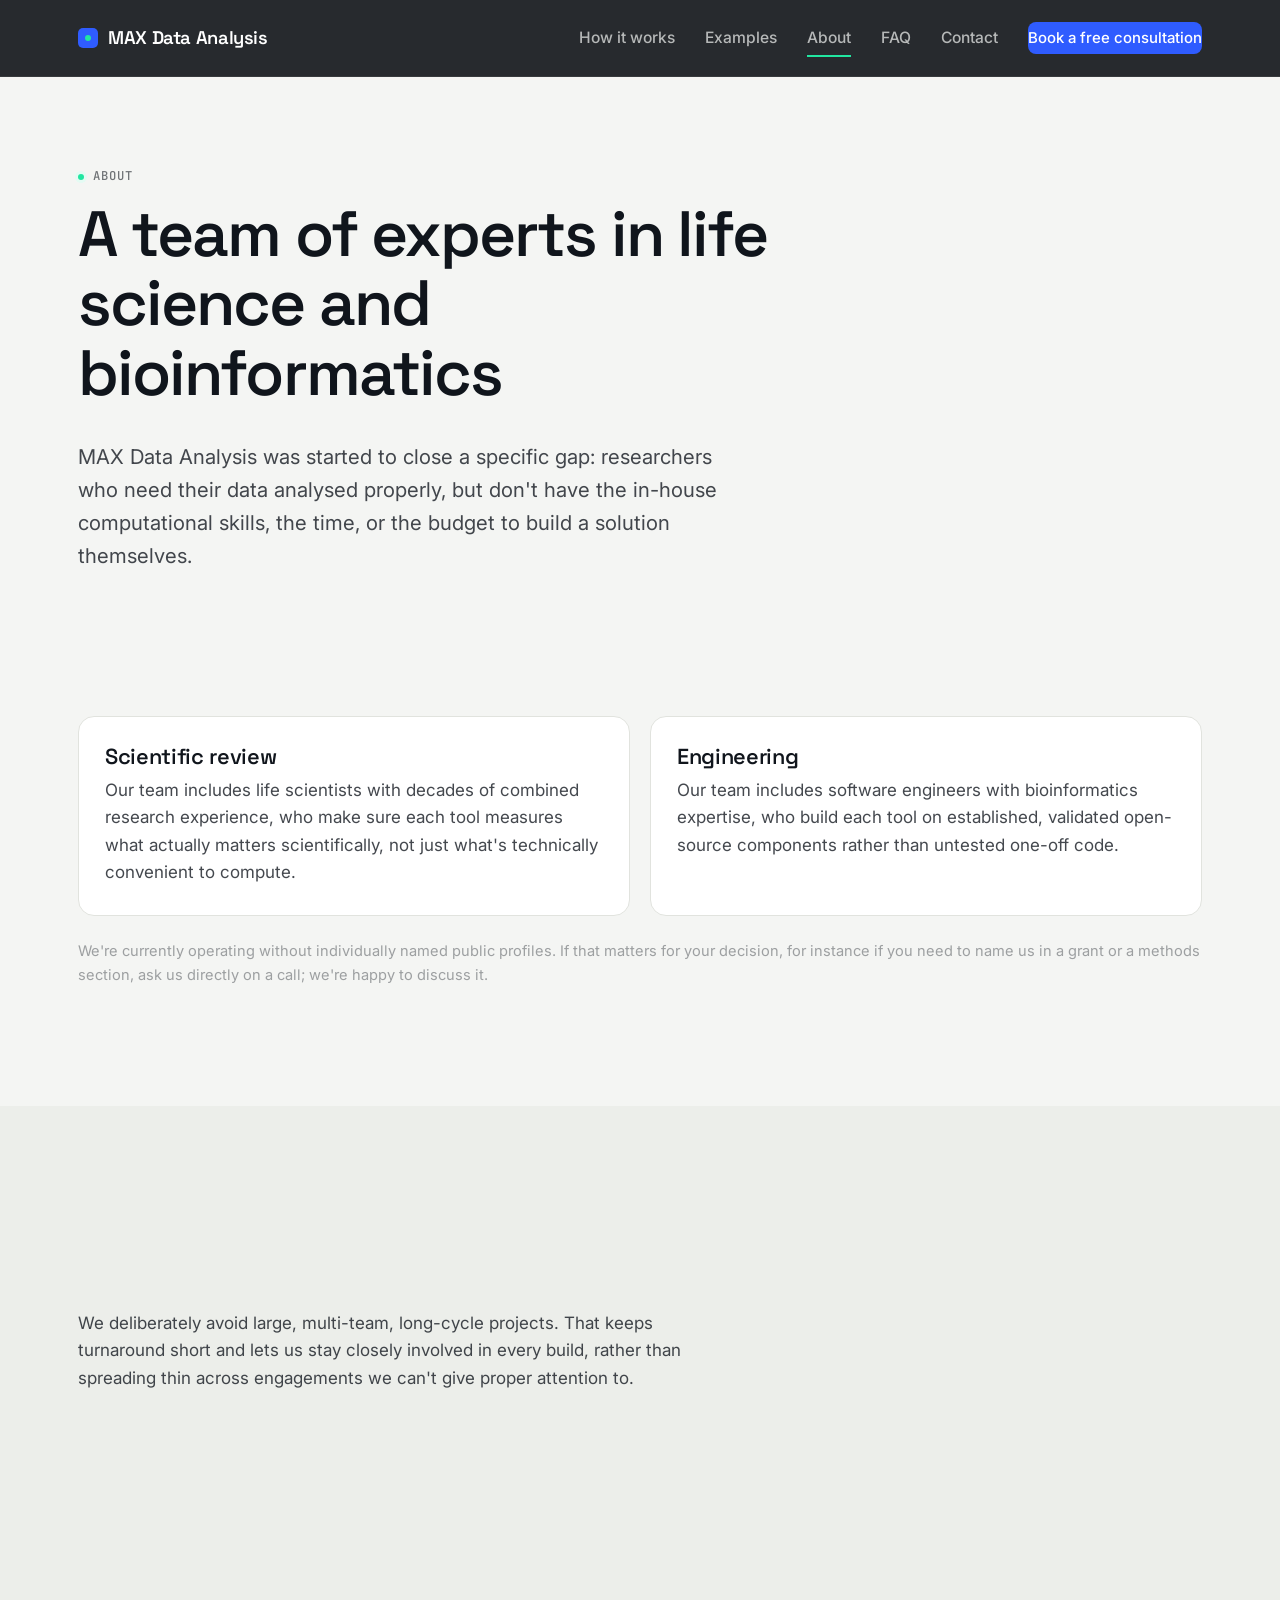
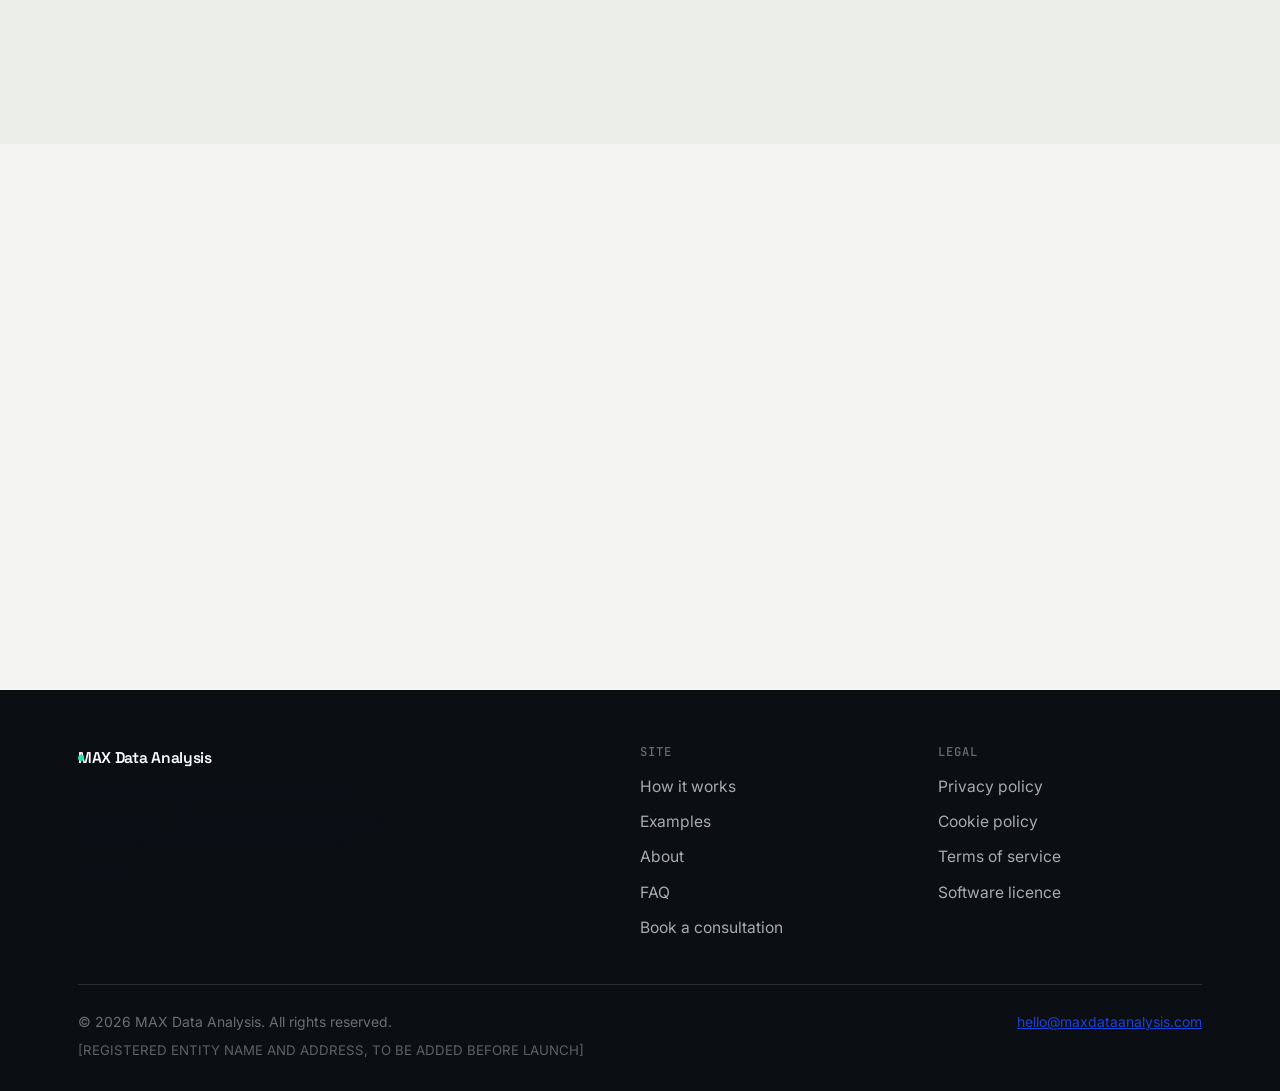
<file: about.html>
<!DOCTYPE html>
<html lang="en">
<head>
<meta charset="UTF-8">
<meta name="viewport" content="width=device-width, initial-scale=1.0">
<title>About, MAX Data Analysis</title>
<meta name="description" content="Who builds MAX Data Analysis: a team of experts with decades of combined experience in life science and bioinformatics.">
<link rel="preconnect" href="https://fonts.googleapis.com">
<link rel="preconnect" href="https://fonts.gstatic.com" crossorigin>
<link href="https://fonts.googleapis.com/css2?family=Space+Grotesk:wght@500;600;700&family=Inter:wght@400;500;600;700&family=JetBrains+Mono:wght@500;600&display=swap" rel="stylesheet">
<link rel="stylesheet" href="assets/style.css">
</head>
<body>

<header class="site-header">
  <div class="container">
    <a href="index.html" class="logo"><span class="logo-mark"></span>MAX Data Analysis</a>
    <nav class="main-nav">
      <a href="how-it-works.html">How it works</a>
      <a href="examples.html">Examples</a>
      <a href="about.html" class="active">About</a>
      <a href="faq.html">FAQ</a>
      <a href="contact.html">Contact</a>
      <a href="book.html" class="nav-cta"><span class="cta-full">Book a free consultation</span><span class="cta-short">Book a call</span></a>
    </nav>
  </div>
</header>

<main>
  <section class="hero" style="padding-bottom:20px;">
    <div class="container">
      <span class="eyebrow" data-reveal>About</span>
      <h1 class="mt-0" style="max-width:720px;"><span class="kinetic">A team of experts in life science and bioinformatics</span></h1>
      <p class="lede" data-reveal>MAX Data Analysis was started to close a specific gap: researchers who need their data analysed properly, but don't have the in-house computational skills, the time, or the budget to build a solution themselves.</p>
    </div>
  </section>

  <section>
    <div class="container">
      <div class="grid-2">
        <div class="card" data-reveal>
          <h3>Scientific review</h3>
          <p>Our team includes life scientists with decades of combined research experience, who make sure each tool measures what actually matters scientifically, not just what's technically convenient to compute.</p>
        </div>
        <div class="card" data-reveal>
          <h3>Engineering</h3>
          <p>Our team includes software engineers with bioinformatics expertise, who build each tool on established, validated open-source components rather than untested one-off code.</p>
        </div>
      </div>
      <p class="small" style="margin-top:24px;">We're currently operating without individually named public profiles. If that matters for your decision, for instance if you need to name us in a grant or a methods section, ask us directly on a call; we're happy to discuss it.</p>
    </div>
  </section>

  <section class="alt">
    <div class="container">
      <div class="section-head">
        <span class="eyebrow" data-reveal>Why we work this way</span>
        <h2><span class="kinetic">Small, defined projects on purpose</span></h2>
        <p>We deliberately avoid large, multi-team, long-cycle projects. That keeps turnaround short and lets us stay closely involved in every build, rather than spreading thin across engagements we can't give proper attention to.</p>
      </div>
      <div class="grid-2">
        <div class="card" data-reveal>
          <h3>What we don't do</h3>
          <p>We don't offer consulting or scientific interpretation of omics data (transcriptomics, proteomics, metabolomics and related fields) at this time. See our <a href="terms.html">Terms of Service</a> for the current scope.</p>
        </div>
        <div class="card" data-reveal>
          <h3>What stays on your machine</h3>
          <p>Every tool we build runs locally. We don't require your images or data to be uploaded to us or to any third-party platform as part of normal use.</p>
        </div>
      </div>
    </div>
  </section>

  <section>
    <div class="container">
      <div class="cta-band" data-reveal>
        <h2><span class="kinetic">Want to talk to us directly?</span></h2>
        <p>A free 15-minute consultation is the best way to find out if we're a fit for your project.</p>
        <a href="book.html" class="btn btn-primary btn-lg" style="margin-top:8px;">Book a free consultation</a>
      </div>
    </div>
  </section>
</main>

<footer class="site-footer">
  <div class="container">
    <div class="footer-grid">
      <div>
        <a href="index.html" class="logo"><span class="logo-mark"></span>MAX Data Analysis</a>
        <p class="small" style="margin-top:12px; max-width:320px;">Custom analysis tools for life-science researchers. Built for your experiment. Runs on your computer. Priced for a research budget.</p>
      </div>
      <div>
        <h4>Site</h4>
        <a href="how-it-works.html">How it works</a>
        <a href="examples.html">Examples</a>
        <a href="about.html">About</a>
        <a href="faq.html">FAQ</a>
        <a href="book.html">Book a consultation</a>
      </div>
      <div>
        <h4>Legal</h4>
        <a href="privacy.html">Privacy policy</a>
        <a href="cookies.html">Cookie policy</a>
        <a href="terms.html">Terms of service</a>
        <a href="license.html">Software licence</a>
      </div>
    </div>
    <div class="footer-bottom">
      <div>
        <div>© 2026 MAX Data Analysis. All rights reserved.</div>
        <div class="legal-note">[REGISTERED ENTITY NAME AND ADDRESS, TO BE ADDED BEFORE LAUNCH]</div>
      </div>
      <div><a href="mailto:hello@maxdataanalysis.com">hello@maxdataanalysis.com</a></div>
    </div>
  </div>
</footer>

<script src="assets/app.js"></script>
</body>
</html>
</file>
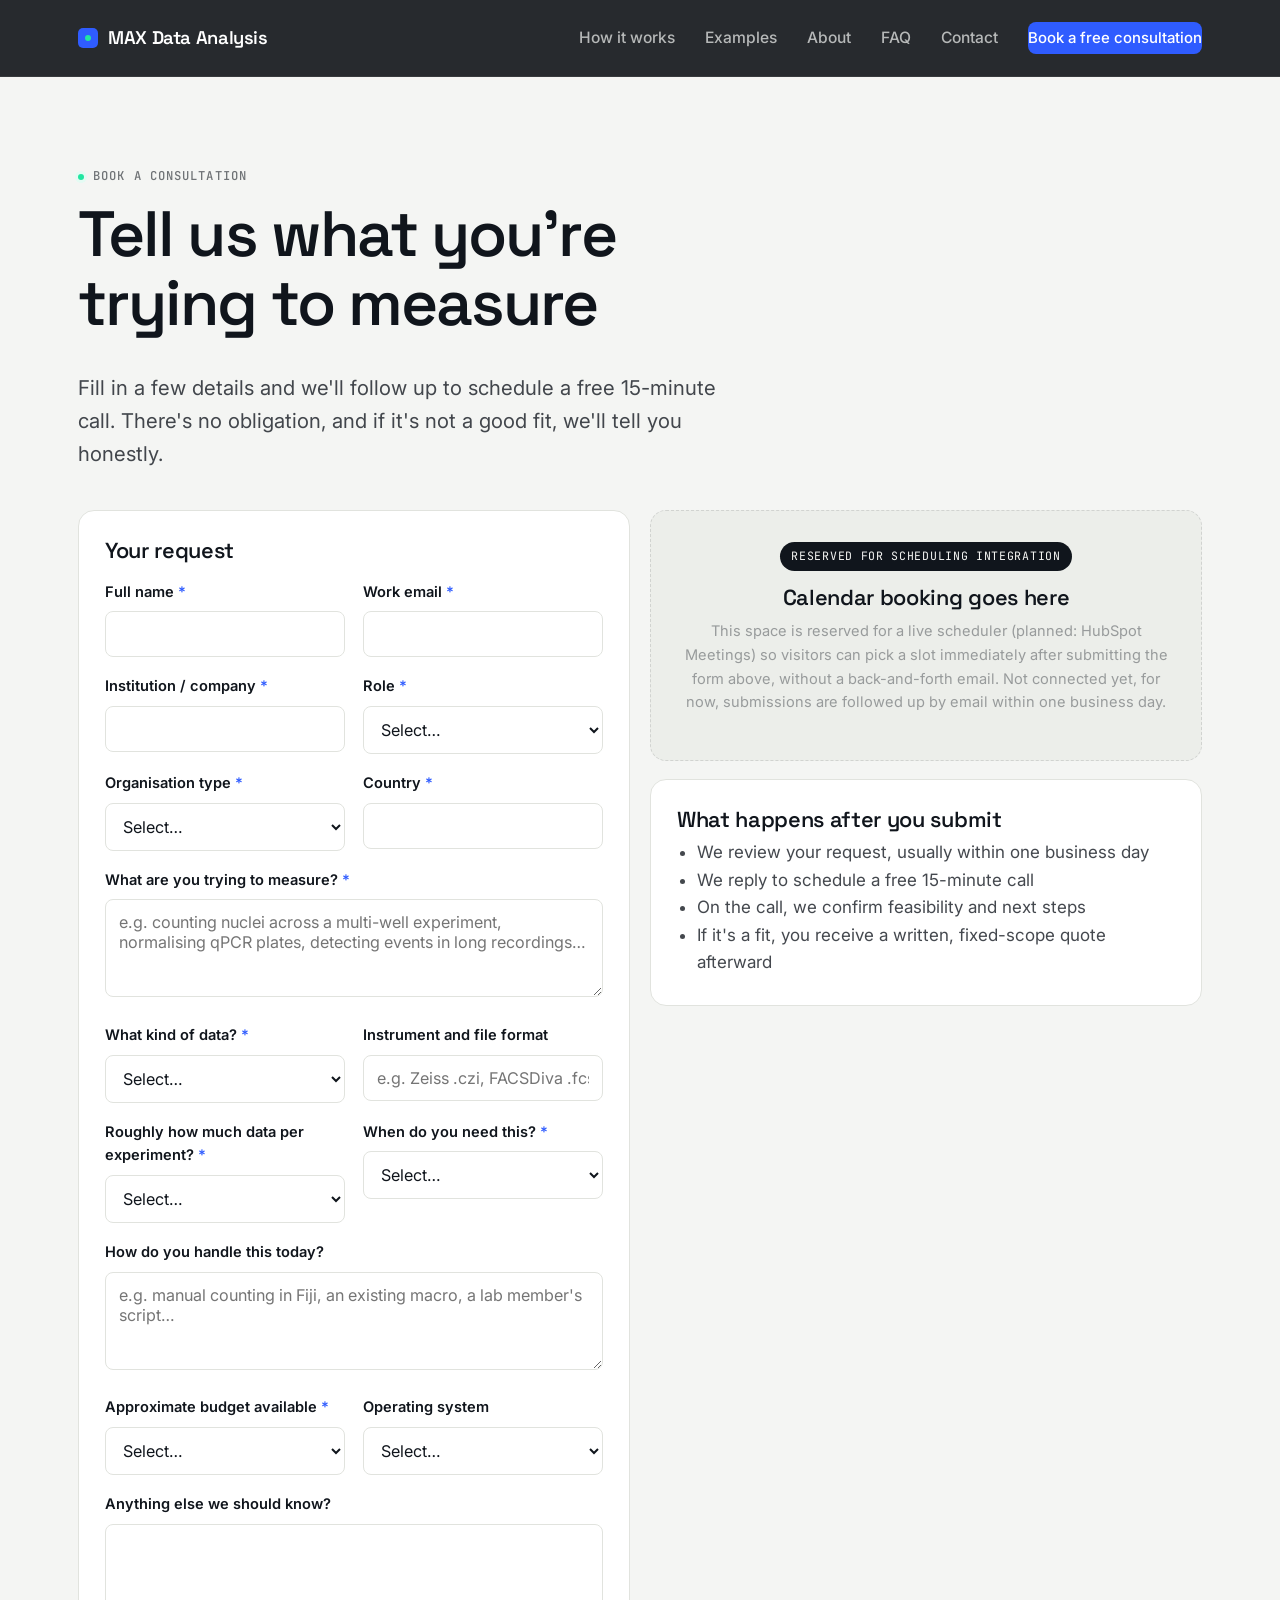
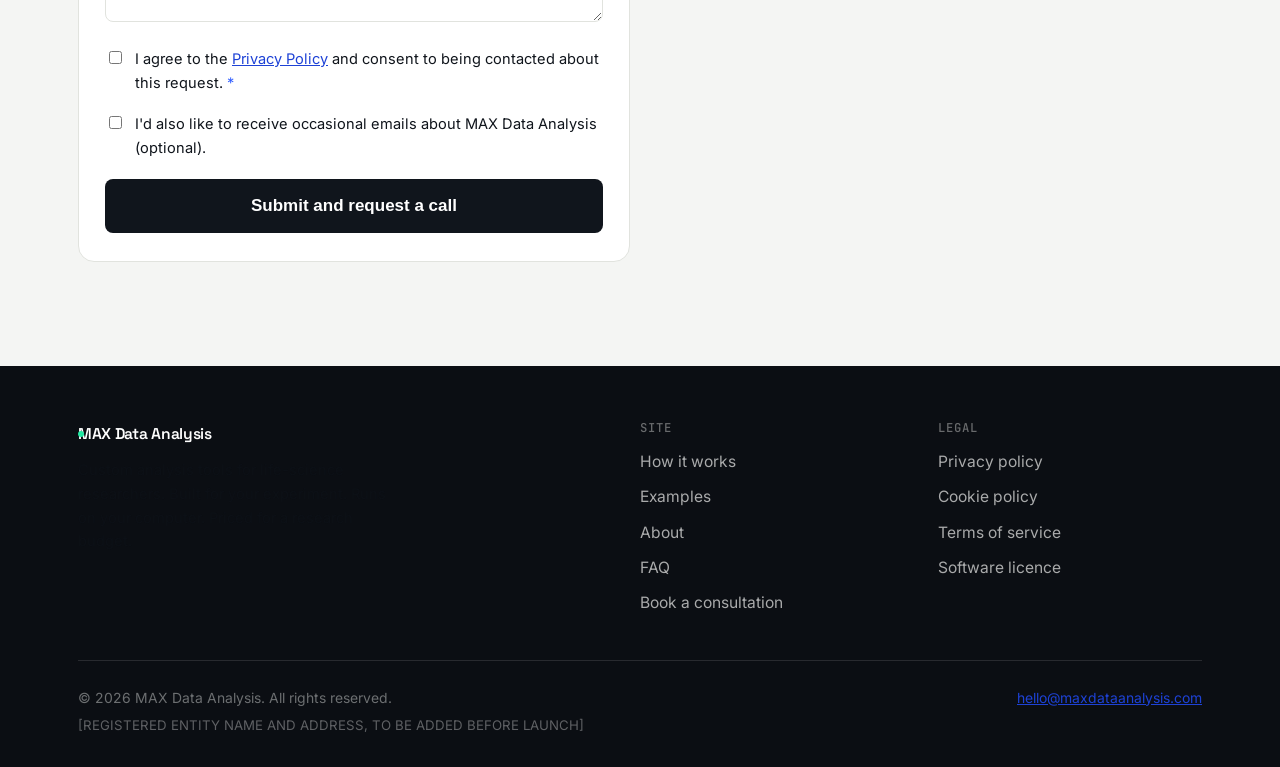
<file: book.html>
<!DOCTYPE html>
<html lang="en">
<head>
<meta charset="UTF-8">
<meta name="viewport" content="width=device-width, initial-scale=1.0">
<title>Book a free consultation, MAX Data Analysis</title>
<meta name="description" content="Tell us what you're trying to measure and book a free 15-minute consultation with MAX Data Analysis.">
<link rel="preconnect" href="https://fonts.googleapis.com">
<link rel="preconnect" href="https://fonts.gstatic.com" crossorigin>
<link href="https://fonts.googleapis.com/css2?family=Space+Grotesk:wght@500;600;700&family=Inter:wght@400;500;600;700&family=JetBrains+Mono:wght@500;600&display=swap" rel="stylesheet">
<link rel="stylesheet" href="assets/style.css">
</head>
<body>

<header class="site-header">
  <div class="container">
    <a href="index.html" class="logo"><span class="logo-mark"></span>MAX Data Analysis</a>
    <nav class="main-nav">
      <a href="how-it-works.html">How it works</a>
      <a href="examples.html">Examples</a>
      <a href="about.html">About</a>
      <a href="faq.html">FAQ</a>
      <a href="contact.html">Contact</a>
      <a href="book.html" class="nav-cta active"><span class="cta-full">Book a free consultation</span><span class="cta-short">Book a call</span></a>
    </nav>
  </div>
</header>

<main>
  <section class="hero" style="padding-bottom:10px;">
    <div class="container">
      <span class="eyebrow" data-reveal>Book a consultation</span>
      <h1 class="mt-0" style="max-width:720px;"><span class="kinetic">Tell us what you're trying to measure</span></h1>
      <p class="lede" data-reveal>Fill in a few details and we'll follow up to schedule a free 15-minute call. There's no obligation, and if it's not a good fit, we'll tell you honestly.</p>
    </div>
  </section>

  <section style="padding-top:10px;">
    <div class="container">
      <div class="grid-2" style="align-items:start;">

        <!-- FORM -->
        <div class="card" data-reveal style="grid-column: span 1;">
          <h3 style="margin-bottom:18px;">Your request</h3>
          <form class="form-grid" onsubmit="return false;">
            <div>
              <label>Full name <span class="req">*</span></label>
              <input type="text" required>
            </div>
            <div>
              <label>Work email <span class="req">*</span></label>
              <input type="email" required>
            </div>
            <div>
              <label>Institution / company <span class="req">*</span></label>
              <input type="text" required>
            </div>
            <div>
              <label>Role <span class="req">*</span></label>
              <select required>
                <option value="">Select…</option>
                <option>Principal Investigator</option>
                <option>Postdoctoral researcher</option>
                <option>PhD student</option>
                <option>Core facility staff</option>
                <option>Industry R&amp;D</option>
                <option>Other</option>
              </select>
            </div>
            <div>
              <label>Organisation type <span class="req">*</span></label>
              <select required>
                <option value="">Select…</option>
                <option>University</option>
                <option>Research institute</option>
                <option>Hospital</option>
                <option>Biotech / pharma</option>
                <option>Other</option>
              </select>
            </div>
            <div>
              <label>Country <span class="req">*</span></label>
              <input type="text" required>
            </div>
            <div class="full">
              <label>What are you trying to measure? <span class="req">*</span></label>
              <textarea required placeholder="e.g. counting nuclei across a multi-well experiment, normalising qPCR plates, detecting events in long recordings…"></textarea>
            </div>
            <div>
              <label>What kind of data? <span class="req">*</span></label>
              <select required>
                <option value="">Select…</option>
                <option>Microscopy / images</option>
                <option>Flow cytometry</option>
                <option>Plate assays (qPCR, ELISA, plate reader)</option>
                <option>Behaviour / movement tracking</option>
                <option>Electrophysiology / time series</option>
                <option>Ecology / field data</option>
                <option>Something else</option>
              </select>
            </div>
            <div>
              <label>Instrument and file format</label>
              <input type="text" placeholder="e.g. Zeiss .czi, FACSDiva .fcs, BioTek .xlsx, .abf, .csv">
            </div>
            <div>
              <label>Roughly how much data per experiment? <span class="req">*</span></label>
              <select required>
                <option value="">Select…</option>
                <option>Fewer than 50 files / samples</option>
                <option>50–500 files / samples</option>
                <option>500–5,000 files / samples</option>
                <option>More than 5,000 files / samples</option>
              </select>
            </div>
            <div>
              <label>When do you need this?  <span class="req">*</span></label>
              <select required>
                <option value="">Select…</option>
                <option>As soon as possible</option>
                <option>Within a month</option>
                <option>Within 3 months</option>
                <option>Just exploring options</option>
              </select>
            </div>
            <div class="full">
              <label>How do you handle this today?</label>
              <textarea placeholder="e.g. manual counting in Fiji, an existing macro, a lab member's script…"></textarea>
            </div>
            <div>
              <label>Approximate budget available <span class="req">*</span></label>
              <select required>
                <option value="">Select…</option>
                <option>Not yet known</option>
                <option>Under €500</option>
                <option>€500–2,000</option>
                <option>€2,000–5,000</option>
                <option>Over €5,000</option>
                <option>Grant-dependent</option>
              </select>
            </div>
            <div>
              <label>Operating system</label>
              <select>
                <option value="">Select…</option>
                <option>Windows</option>
                <option>macOS</option>
                <option>Linux</option>
                <option>Mixed / not sure</option>
              </select>
            </div>
            <div class="full">
              <label>Anything else we should know?</label>
              <textarea></textarea>
            </div>
            <div class="full consent-row">
              <input type="checkbox" required>
              <label style="margin:0; font-weight:400;">I agree to the <a href="privacy.html">Privacy Policy</a> and consent to being contacted about this request. <span class="req">*</span></label>
            </div>
            <div class="full consent-row">
              <input type="checkbox">
              <label style="margin:0; font-weight:400;">I'd also like to receive occasional emails about MAX Data Analysis (optional).</label>
            </div>
            <div class="full">
              <button class="btn btn-primary btn-lg" type="submit" style="width:100%; justify-content:center;">Submit and request a call</button>
            </div>
          </form>
        </div>

        <!-- BOOKING BLOCKER -->
        <div>
          <div class="blocker-box" data-reveal>
            <span class="tag">Reserved for scheduling integration</span>
            <h3>Calendar booking goes here</h3>
            <p class="small">This space is reserved for a live scheduler (planned: HubSpot Meetings) so visitors can pick a slot immediately after submitting the form above, without a back-and-forth email. Not connected yet, for now, submissions are followed up by email within one business day.</p>
          </div>
          <div class="card" data-reveal style="margin-top:18px;">
            <h3>What happens after you submit</h3>
            <ul style="padding-left:20px; margin:0;">
              <li>We review your request, usually within one business day</li>
              <li>We reply to schedule a free 15-minute call</li>
              <li>On the call, we confirm feasibility and next steps</li>
              <li>If it's a fit, you receive a written, fixed-scope quote afterward</li>
            </ul>
          </div>
        </div>

      </div>
    </div>
  </section>
</main>

<footer class="site-footer">
  <div class="container">
    <div class="footer-grid">
      <div>
        <a href="index.html" class="logo"><span class="logo-mark"></span>MAX Data Analysis</a>
        <p class="small" style="margin-top:12px; max-width:320px;">Custom analysis tools for life-science researchers. Built for your experiment. Runs on your computer. Priced for a research budget.</p>
      </div>
      <div>
        <h4>Site</h4>
        <a href="how-it-works.html">How it works</a>
        <a href="examples.html">Examples</a>
        <a href="about.html">About</a>
        <a href="faq.html">FAQ</a>
        <a href="book.html">Book a consultation</a>
      </div>
      <div>
        <h4>Legal</h4>
        <a href="privacy.html">Privacy policy</a>
        <a href="cookies.html">Cookie policy</a>
        <a href="terms.html">Terms of service</a>
        <a href="license.html">Software licence</a>
      </div>
    </div>
    <div class="footer-bottom">
      <div>
        <div>© 2026 MAX Data Analysis. All rights reserved.</div>
        <div class="legal-note">[REGISTERED ENTITY NAME AND ADDRESS, TO BE ADDED BEFORE LAUNCH]</div>
      </div>
      <div><a href="mailto:hello@maxdataanalysis.com">hello@maxdataanalysis.com</a></div>
    </div>
  </div>
</footer>

<script src="assets/app.js"></script>
</body>
</html>
</file>
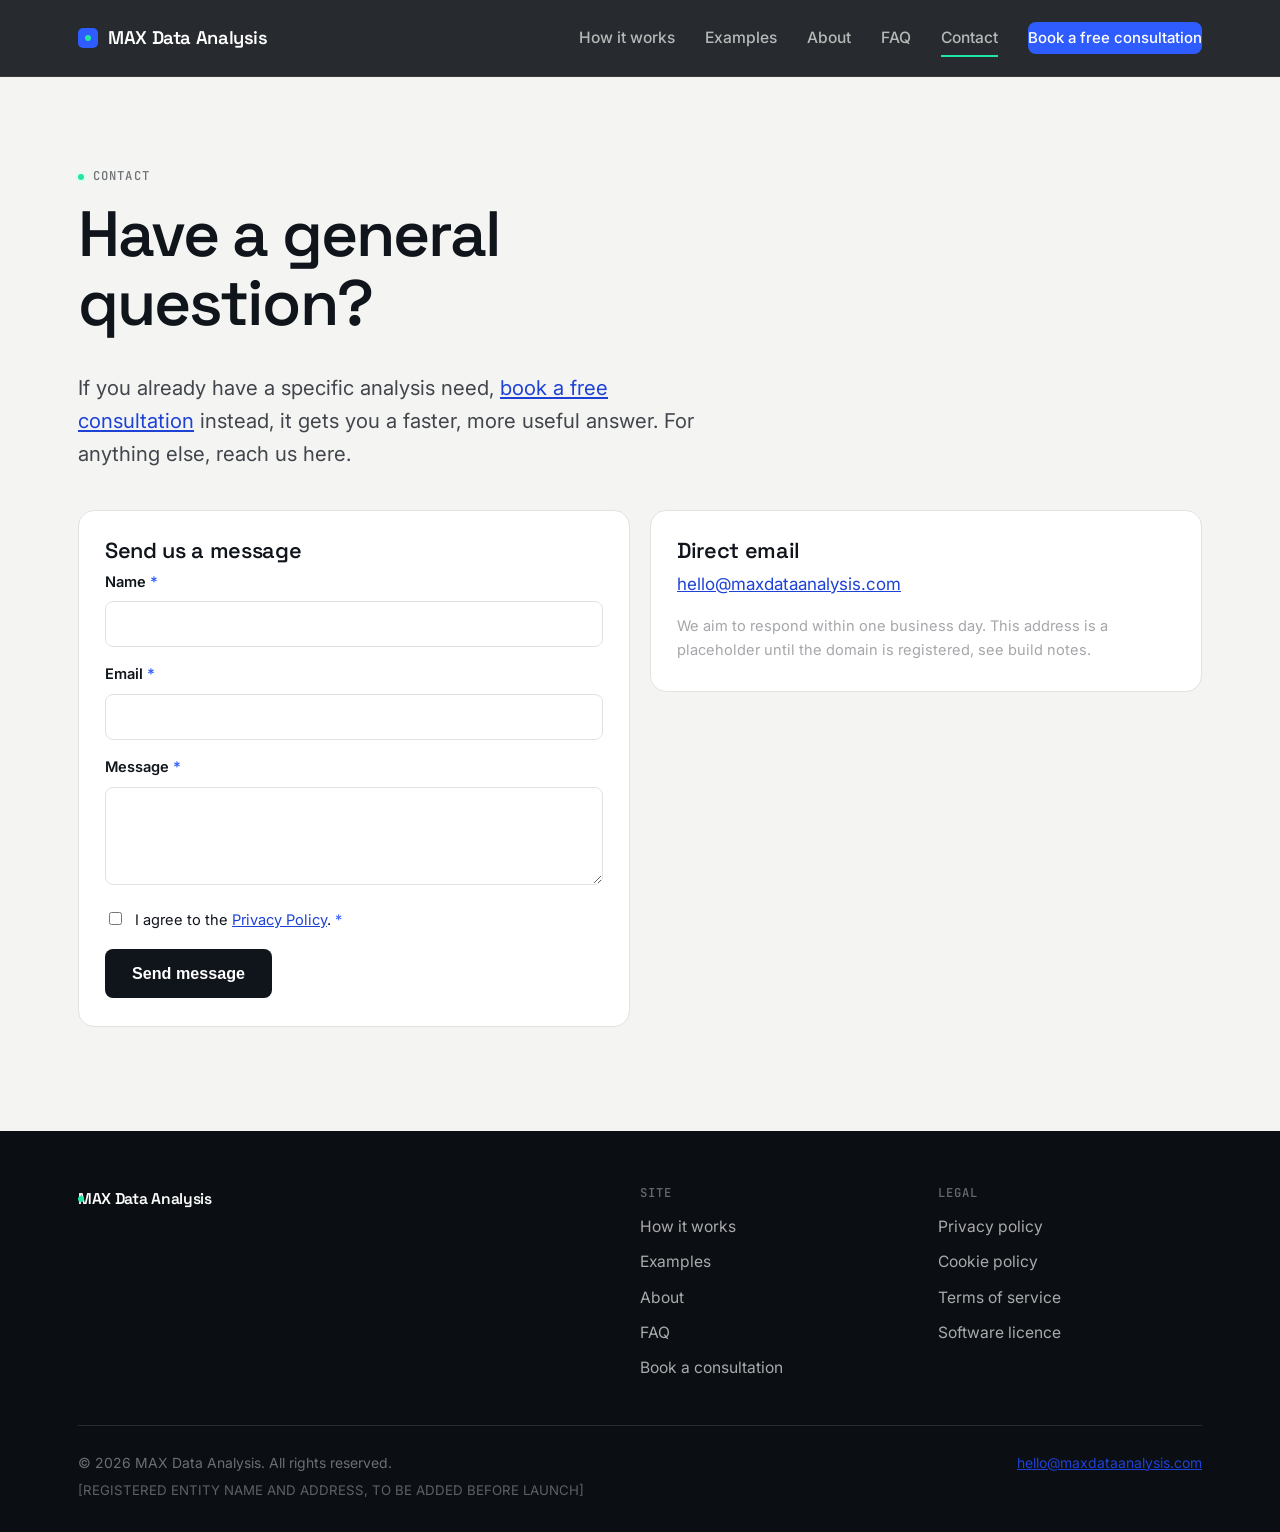
<file: contact.html>
<!DOCTYPE html>
<html lang="en">
<head>
<meta charset="UTF-8">
<meta name="viewport" content="width=device-width, initial-scale=1.0">
<title>Contact, MAX Data Analysis</title>
<meta name="description" content="Get in touch with MAX Data Analysis with a general question.">
<link rel="preconnect" href="https://fonts.googleapis.com">
<link rel="preconnect" href="https://fonts.gstatic.com" crossorigin>
<link href="https://fonts.googleapis.com/css2?family=Space+Grotesk:wght@500;600;700&family=Inter:wght@400;500;600;700&family=JetBrains+Mono:wght@500;600&display=swap" rel="stylesheet">
<link rel="stylesheet" href="assets/style.css">
</head>
<body>

<header class="site-header">
  <div class="container">
    <a href="index.html" class="logo"><span class="logo-mark"></span>MAX Data Analysis</a>
    <nav class="main-nav">
      <a href="how-it-works.html">How it works</a>
      <a href="examples.html">Examples</a>
      <a href="about.html">About</a>
      <a href="faq.html">FAQ</a>
      <a href="contact.html" class="active">Contact</a>
      <a href="book.html" class="nav-cta"><span class="cta-full">Book a free consultation</span><span class="cta-short">Book a call</span></a>
    </nav>
  </div>
</header>

<main>
  <section class="hero" style="padding-bottom:10px;">
    <div class="container">
      <span class="eyebrow" data-reveal>Contact</span>
      <h1 class="mt-0" style="max-width:640px;"><span class="kinetic">Have a general question?</span></h1>
      <p class="lede" data-reveal>If you already have a specific analysis need, <a href="book.html">book a free consultation</a> instead, it gets you a faster, more useful answer. For anything else, reach us here.</p>
    </div>
  </section>

  <section style="padding-top:10px;">
    <div class="container">
      <div class="grid-2" style="align-items:start;">
        <div class="card" data-reveal>
          <h3>Send us a message</h3>
          <form onsubmit="return false;">
            <div style="margin-bottom:16px;">
              <label>Name <span class="req">*</span></label>
              <input type="text" required>
            </div>
            <div style="margin-bottom:16px;">
              <label>Email <span class="req">*</span></label>
              <input type="email" required>
            </div>
            <div style="margin-bottom:16px;">
              <label>Message <span class="req">*</span></label>
              <textarea required></textarea>
            </div>
            <div class="consent-row" style="margin-bottom:16px;">
              <input type="checkbox" required>
              <label style="margin:0; font-weight:400;">I agree to the <a href="privacy.html">Privacy Policy</a>. <span class="req">*</span></label>
            </div>
            <button class="btn btn-primary" type="submit">Send message</button>
          </form>
        </div>
        <div class="card" data-reveal>
          <h3>Direct email</h3>
          <p><a href="mailto:hello@maxdataanalysis.com">hello@maxdataanalysis.com</a></p>
          <p class="small">We aim to respond within one business day. This address is a placeholder until the domain is registered, see build notes.</p>
        </div>
      </div>
    </div>
  </section>
</main>

<footer class="site-footer">
  <div class="container">
    <div class="footer-grid">
      <div>
        <a href="index.html" class="logo"><span class="logo-mark"></span>MAX Data Analysis</a>
        <p class="small" style="margin-top:12px; max-width:320px;">Custom analysis tools for life-science researchers. Built for your experiment. Runs on your computer. Priced for a research budget.</p>
      </div>
      <div>
        <h4>Site</h4>
        <a href="how-it-works.html">How it works</a>
        <a href="examples.html">Examples</a>
        <a href="about.html">About</a>
        <a href="faq.html">FAQ</a>
        <a href="book.html">Book a consultation</a>
      </div>
      <div>
        <h4>Legal</h4>
        <a href="privacy.html">Privacy policy</a>
        <a href="cookies.html">Cookie policy</a>
        <a href="terms.html">Terms of service</a>
        <a href="license.html">Software licence</a>
      </div>
    </div>
    <div class="footer-bottom">
      <div>
        <div>© 2026 MAX Data Analysis. All rights reserved.</div>
        <div class="legal-note">[REGISTERED ENTITY NAME AND ADDRESS, TO BE ADDED BEFORE LAUNCH]</div>
      </div>
      <div><a href="mailto:hello@maxdataanalysis.com">hello@maxdataanalysis.com</a></div>
    </div>
  </div>
</footer>

<script src="assets/app.js"></script>
</body>
</html>
</file>
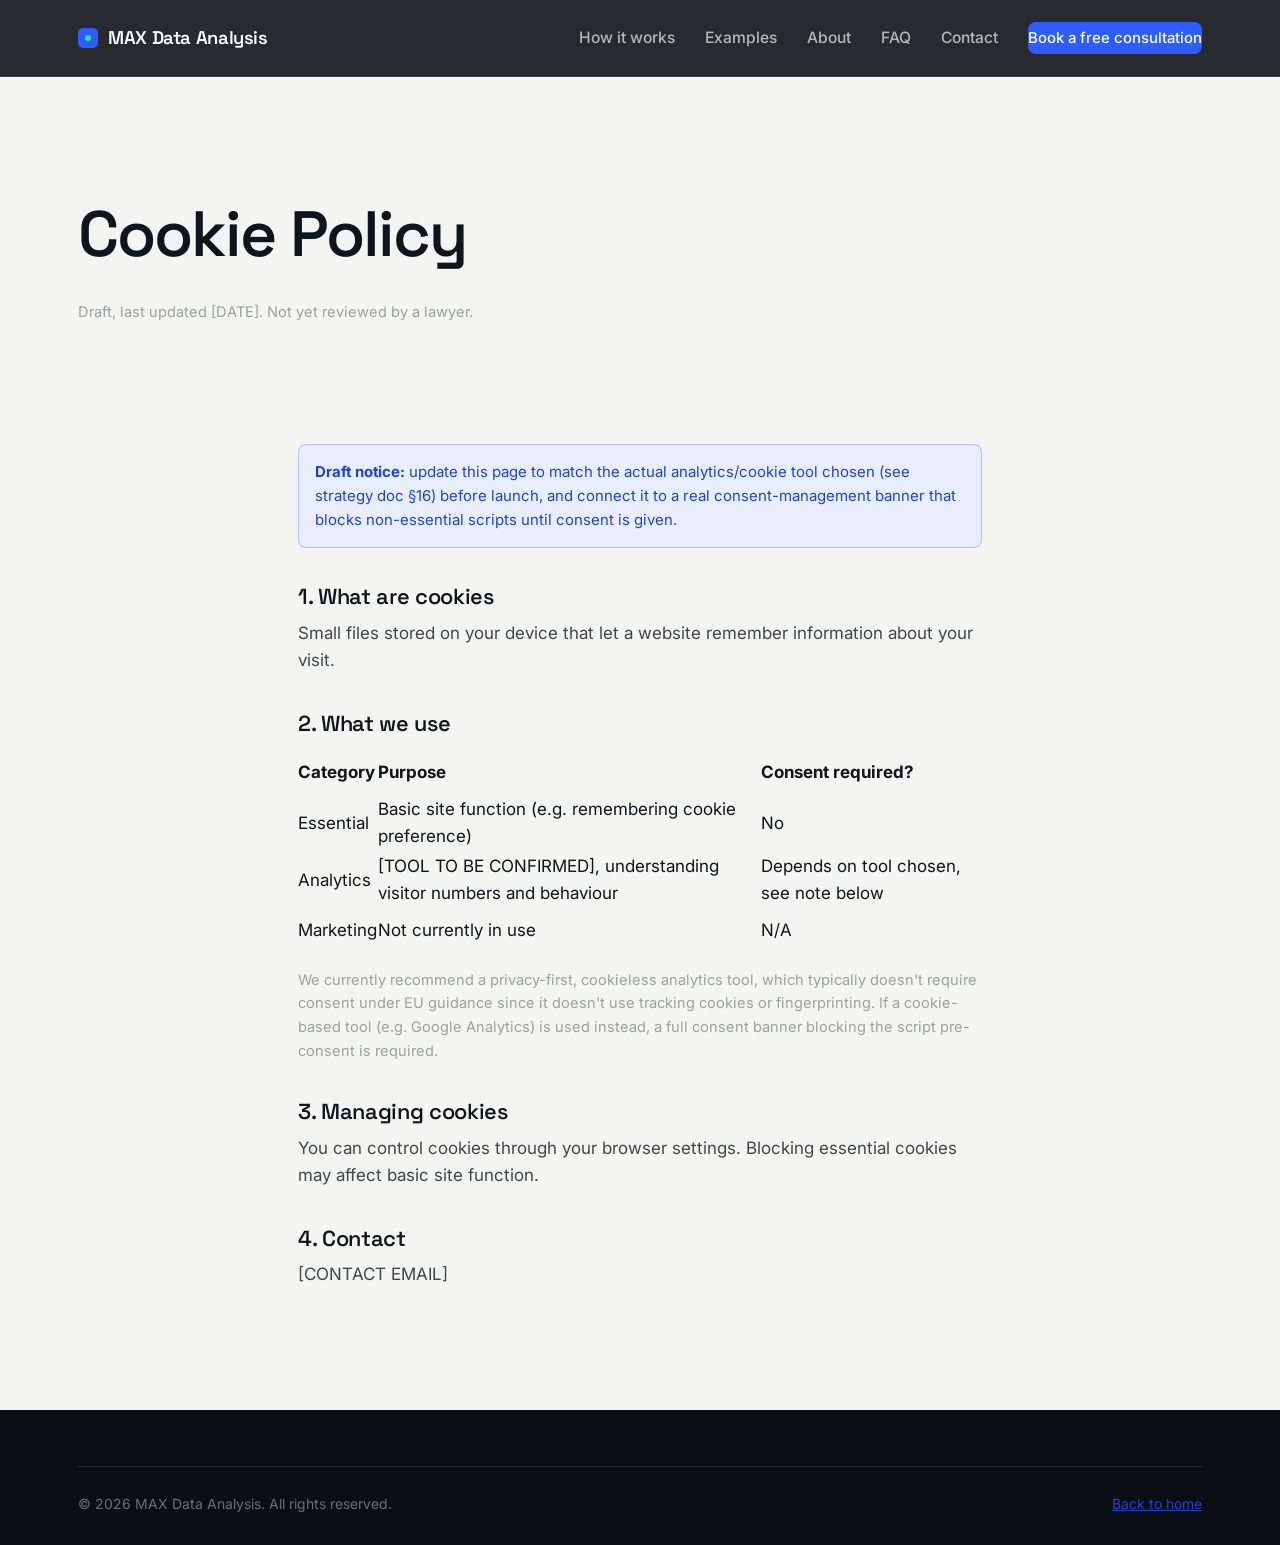
<file: cookies.html>
<!DOCTYPE html>
<html lang="en">
<head>
<meta charset="UTF-8">
<meta name="viewport" content="width=device-width, initial-scale=1.0">
<title>Cookie Policy, MAX Data Analysis</title>
<meta name="robots" content="noindex">
<link rel="preconnect" href="https://fonts.googleapis.com">
<link rel="preconnect" href="https://fonts.gstatic.com" crossorigin>
<link href="https://fonts.googleapis.com/css2?family=Space+Grotesk:wght@500;600;700&family=Inter:wght@400;500;600;700&family=JetBrains+Mono:wght@500;600&display=swap" rel="stylesheet">
<link rel="stylesheet" href="assets/style.css">
</head>
<body>

<header class="site-header">
  <div class="container">
    <a href="index.html" class="logo"><span class="logo-mark"></span>MAX Data Analysis</a>
    <nav class="main-nav">
      <a href="how-it-works.html">How it works</a>
      <a href="examples.html">Examples</a>
      <a href="about.html">About</a>
      <a href="faq.html">FAQ</a>
      <a href="contact.html">Contact</a>
      <a href="book.html" class="nav-cta"><span class="cta-full">Book a free consultation</span><span class="cta-short">Book a call</span></a>
    </nav>
  </div>
</header>

<main>
  <section class="hero" style="padding-bottom:0;">
    <div class="container">
      <span class="eyebrow" data-reveal>Legal</span>
      <h1 class="mt-0">Cookie Policy</h1>
      <p class="small">Draft, last updated [DATE]. Not yet reviewed by a lawyer.</p>
    </div>
  </section>

  <section>
    <div class="container legal-body">
      <div class="legal-flag">
        <strong>Draft notice:</strong> update this page to match the actual analytics/cookie tool chosen (see strategy doc §16) before launch, and connect it to a real consent-management banner that blocks non-essential scripts until consent is given.
      </div>

      <h3>1. What are cookies</h3>
      <p>Small files stored on your device that let a website remember information about your visit.</p>

      <h3>2. What we use</h3>
      <table style="width:100%; border-collapse:collapse; margin:16px 0;">
        <tr style="border-bottom:1px solid var(--border);"><th style="text-align:left; padding:8px 0;">Category</th><th style="text-align:left;">Purpose</th><th style="text-align:left;">Consent required?</th></tr>
        <tr style="border-bottom:1px solid var(--border);"><td style="padding:8px 0;">Essential</td><td>Basic site function (e.g. remembering cookie preference)</td><td>No</td></tr>
        <tr style="border-bottom:1px solid var(--border);"><td style="padding:8px 0;">Analytics</td><td>[TOOL TO BE CONFIRMED], understanding visitor numbers and behaviour</td><td>Depends on tool chosen, see note below</td></tr>
        <tr><td style="padding:8px 0;">Marketing</td><td>Not currently in use</td><td>N/A</td></tr>
      </table>
      <p class="small">We currently recommend a privacy-first, cookieless analytics tool, which typically doesn't require consent under EU guidance since it doesn't use tracking cookies or fingerprinting. If a cookie-based tool (e.g. Google Analytics) is used instead, a full consent banner blocking the script pre-consent is required.</p>

      <h3>3. Managing cookies</h3>
      <p>You can control cookies through your browser settings. Blocking essential cookies may affect basic site function.</p>

      <h3>4. Contact</h3>
      <p>[CONTACT EMAIL]</p>
    </div>
  </section>
</main>

<footer class="site-footer">
  <div class="container">
    <div class="footer-bottom">
      <div>© 2026 MAX Data Analysis. All rights reserved.</div>
      <div><a href="index.html">Back to home</a></div>
    </div>
  </div>
</footer>

<script src="assets/app.js"></script>
</body>
</html>
</file>
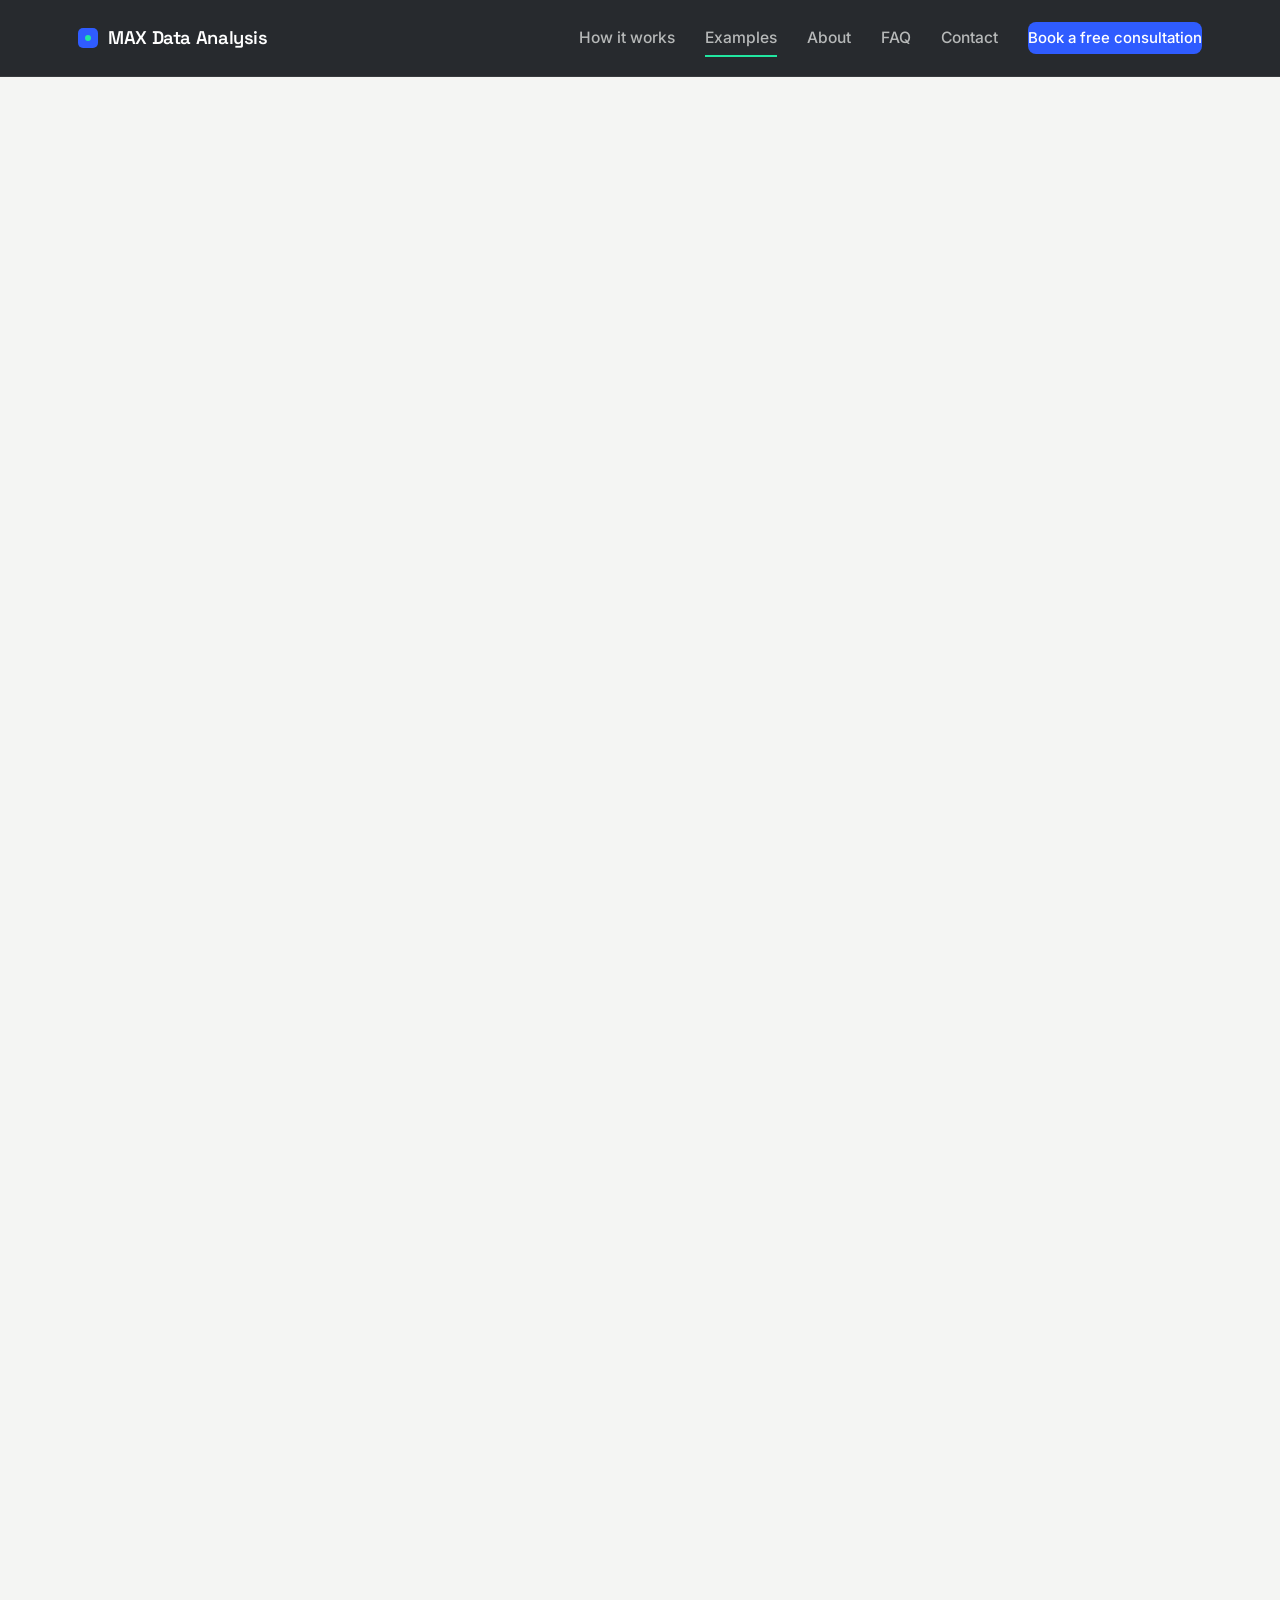
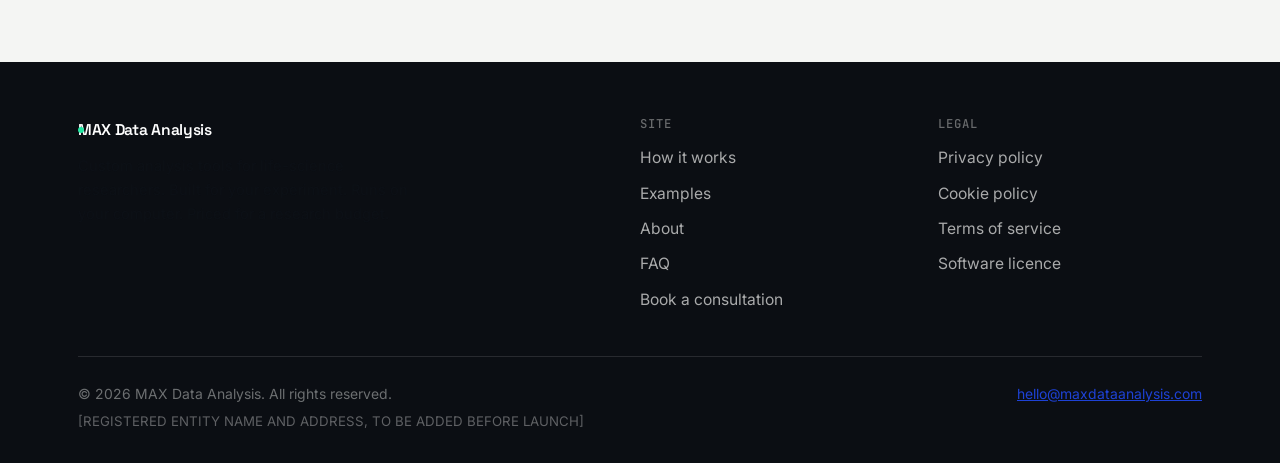
<file: examples.html>
<!DOCTYPE html>
<html lang="en">
<head>
<meta charset="UTF-8">
<meta name="viewport" content="width=device-width, initial-scale=1.0">
<title>Examples, MAX Data Analysis</title>
<meta name="description" content="Worked examples of custom analysis tools across imaging, flow cytometry, plate assays, behaviour tracking, electrophysiology and field data.">
<link rel="preconnect" href="https://fonts.googleapis.com">
<link rel="preconnect" href="https://fonts.gstatic.com" crossorigin>
<link href="https://fonts.googleapis.com/css2?family=Space+Grotesk:wght@500;600;700&family=Inter:wght@400;500;600;700&family=JetBrains+Mono:wght@500;600&display=swap" rel="stylesheet">
<link rel="stylesheet" href="assets/style.css">
</head>
<body>

<header class="site-header">
  <div class="container">
    <a href="index.html" class="logo"><span class="logo-mark"></span>MAX Data Analysis</a>
    <nav class="main-nav">
      <a href="how-it-works.html">How it works</a>
      <a href="examples.html" class="active">Examples</a>
      <a href="about.html">About</a>
      <a href="faq.html">FAQ</a>
      <a href="contact.html">Contact</a>
      <a href="book.html" class="nav-cta"><span class="cta-full">Book a free consultation</span><span class="cta-short">Book a call</span></a>
    </nav>
  </div>
</header>

<main>
  <section class="hero hero-aurora" style="padding-bottom:24px;">
    <div class="container">
      <span class="eyebrow" data-reveal>Examples</span>
      <h1 class="mt-0" style="max-width:800px;"><span class="kinetic">Six problems we can solve, and what the tool looks like</span></h1>
      <p class="lede" data-reveal>Drag the handle on any panel to see the difference between what comes off the instrument and what a configured tool gives back.</p>
    </div>
  </section>

  <section style="padding-top:20px;">
    <div class="container">
      <div class="placeholder-note" data-reveal>
        <strong>Status: illustrative examples.</strong> Every visual on this page is procedurally generated to show the <em>shape</em> of each workflow, it is not real experimental data and not a measurement of real client results. These will be replaced with real client examples, with permission, as soon as they exist.
      </div>

      <!-- 1. IMAGING -->
      <div class="example" data-reveal>
        <div class="ba" data-ba data-type="microscopy" data-seed="3311" style="aspect-ratio:16/7;">
          <canvas class="before"></canvas>
          <div class="after-wrap"><canvas class="after"></canvas></div>
          <span class="ba-tag l">Raw</span><span class="ba-tag r">Analysed</span>
          <div class="ba-handle"></div><div class="ba-knob">⇄</div>
        </div>
        <div class="example-body">
          <span class="example-tag">Imaging · Illustrative, drag the handle to compare</span>
          <h3>Counting and measuring cells across a large image batch</h3>
          <p><strong>The problem:</strong> hundreds of fluorescence images per experiment, scored by hand, with counts that shift depending on who did them and when.</p>
          <p><strong>The tool:</strong> a local application that applies identical segmentation settings to every image in a folder, outlines each object, and exports one results table per experiment, plus the outlined images so you can check the work.</p>
          <div class="example-stat">
            <div><span class="stat-value accent">Batch</span><span class="stat-label">Same settings on every image</span></div>
            <div><span class="stat-value accent">Auditable</span><span class="stat-label">Outlines saved for checking</span></div>
            <div><span class="stat-value accent">One table</span><span class="stat-label">Ready for your statistics</span></div>
          </div>
        </div>
      </div>

      <!-- 2. CYTOMETRY -->
      <div class="example" data-reveal>
        <div class="ba" data-ba data-type="cytometry" data-seed="5820" style="aspect-ratio:16/7;">
          <canvas class="before"></canvas>
          <div class="after-wrap"><canvas class="after"></canvas></div>
          <span class="ba-tag l">Raw</span><span class="ba-tag r">Analysed</span>
          <div class="ba-handle"></div><div class="ba-knob">⇄</div>
        </div>
        <div class="example-body">
          <span class="example-tag">Cytometry · Illustrative, drag the handle to compare</span>
          <h3>Applying the same gating strategy to every sample</h3>
          <p><strong>The problem:</strong> gating re-drawn by hand per sample, so population percentages aren't strictly comparable between batches or between people.</p>
          <p><strong>The tool:</strong> a scripted pipeline that applies your agreed gating strategy to every file, outputs population statistics in one table, and flags samples that fall outside expected ranges for a human to review.</p>
          <div class="example-stat">
            <div><span class="stat-value accent">Consistent</span><span class="stat-label">One strategy, every sample</span></div>
            <div><span class="stat-value accent">Flagged</span><span class="stat-label">Outliers surfaced for review</span></div>
            <div><span class="stat-value accent">Reproducible</span><span class="stat-label">Re-runnable months later</span></div>
          </div>
        </div>
      </div>

      <!-- 3. PLATE -->
      <div class="example" data-reveal>
        <div class="ba" data-ba data-type="plate" data-seed="9142" style="aspect-ratio:16/7;">
          <canvas class="before"></canvas>
          <div class="after-wrap"><canvas class="after"></canvas></div>
          <span class="ba-tag l">Raw</span><span class="ba-tag r">Analysed</span>
          <div class="ba-handle"></div><div class="ba-knob">⇄</div>
        </div>
        <div class="example-body">
          <span class="example-tag">Plate assays · Illustrative, drag the handle to compare</span>
          <h3>From raw plate-reader exports to normalised results</h3>
          <p><strong>The problem:</strong> a spreadsheet that grew over years, with manual copy-paste between plates, controls applied inconsistently, and no record of what was corrected.</p>
          <p><strong>The tool:</strong> a local application that reads your instrument's export format directly, applies controls and normalisation, fits standard or dose–response curves, flags failed wells, and writes out both the results and a log of every step applied.</p>
          <div class="example-stat">
            <div><span class="stat-value accent">Normalised</span><span class="stat-label">Controls applied identically</span></div>
            <div><span class="stat-value accent">Fitted</span><span class="stat-label">Curves generated automatically</span></div>
            <div><span class="stat-value accent">Logged</span><span class="stat-label">Every correction recorded</span></div>
          </div>
        </div>
      </div>

      <!-- 4. TRACKING -->
      <div class="example" data-reveal>
        <div class="ba" data-ba data-type="tracking" data-seed="2277" style="aspect-ratio:16/7;">
          <canvas class="before"></canvas>
          <div class="after-wrap"><canvas class="after"></canvas></div>
          <span class="ba-tag l">Raw</span><span class="ba-tag r">Analysed</span>
          <div class="ba-handle"></div><div class="ba-knob">⇄</div>
        </div>
        <div class="example-body">
          <span class="example-tag">Behaviour · Illustrative, drag the handle to compare</span>
          <h3>Turning tracked positions into behavioural metrics</h3>
          <p><strong>The problem:</strong> tracking software produces coordinates, but the metrics you actually report, distance, time in zone, entries, speed profiles, still get calculated by hand in a spreadsheet per animal.</p>
          <p><strong>The tool:</strong> a tool that ingests tracking output, computes your defined metrics per subject and per zone, and produces a summary table across the whole cohort in one run.</p>
          <div class="example-stat">
            <div><span class="stat-value accent">Per subject</span><span class="stat-label">Metrics computed automatically</span></div>
            <div><span class="stat-value accent">Zones</span><span class="stat-label">Occupancy and entries</span></div>
            <div><span class="stat-value accent">Cohort</span><span class="stat-label">One table for the whole study</span></div>
          </div>
        </div>
      </div>

      <!-- 5. SIGNALS -->
      <div class="example" data-reveal>
        <div class="ba" data-ba data-type="signal" data-seed="6431" style="aspect-ratio:16/7;">
          <canvas class="before"></canvas>
          <div class="after-wrap"><canvas class="after"></canvas></div>
          <span class="ba-tag l">Raw</span><span class="ba-tag r">Analysed</span>
          <div class="ba-handle"></div><div class="ba-knob">⇄</div>
        </div>
        <div class="example-body">
          <span class="example-tag">Signals · Illustrative, drag the handle to compare</span>
          <h3>Detecting events across long multi-channel recordings</h3>
          <p><strong>The problem:</strong> scrolling through long traces to mark events by eye, slow, tiring, and hard to defend as consistent between recordings or between people.</p>
          <p><strong>The tool:</strong> a detector using criteria you define once, applied identically across every channel and every recording, with detected events marked on the trace so you can verify them rather than trust them blindly.</p>
          <div class="example-stat">
            <div><span class="stat-value accent">Defined once</span><span class="stat-label">Criteria you set and agree</span></div>
            <div><span class="stat-value accent">Verifiable</span><span class="stat-label">Events marked on the trace</span></div>
            <div><span class="stat-value accent">Multi-channel</span><span class="stat-label">All channels in one pass</span></div>
          </div>
        </div>
      </div>

      <!-- 6. ECOLOGY -->
      <div class="example" data-reveal>
        <div class="ba" data-ba data-type="ecology" data-seed="8125" style="aspect-ratio:16/7;">
          <canvas class="before"></canvas>
          <div class="after-wrap"><canvas class="after"></canvas></div>
          <span class="ba-tag l">Raw</span><span class="ba-tag r">Analysed</span>
          <div class="ba-handle"></div><div class="ba-knob">⇄</div>
        </div>
        <div class="example-body">
          <span class="example-tag">Field data · Illustrative, drag the handle to compare</span>
          <h3>Cleaning and combining messy field records</h3>
          <p><strong>The problem:</strong> years of records across multiple spreadsheets, collected by different people with different conventions, inconsistent naming and gaps, hours of cleaning before any analysis can start.</p>
          <p><strong>The tool:</strong> a tool that applies your validation rules, standardises names and units, merges everything into one clean dataset, and reports exactly what it changed and what it couldn't resolve.</p>
          <div class="example-stat">
            <div><span class="stat-value accent">Validated</span><span class="stat-label">Your rules, applied every time</span></div>
            <div><span class="stat-value accent">Merged</span><span class="stat-label">One dataset from many files</span></div>
            <div><span class="stat-value accent">Transparent</span><span class="stat-label">Report of every change made</span></div>
          </div>
        </div>
      </div>

      <p class="small" data-reveal>Working with something not listed here? These are the areas we've built for most, not a closed list. The fastest way to find out is a short conversation.</p>
    </div>
  </section>

  <section>
    <div class="container">
      <div class="cta-band" data-reveal>
        <h2><span class="kinetic">Recognise your own problem here?</span></h2>
        <p>Book a free 15-minute consultation and describe what you're working with.</p>
        <div class="hero-actions" style="justify-content:center; margin-top:10px;">
          <a href="book.html" class="btn btn-primary btn-lg">Book a free consultation</a>
        </div>
      </div>
    </div>
  </section>
</main>

<footer class="site-footer">
  <div class="container">
    <div class="footer-grid">
      <div>
        <a href="index.html" class="logo"><span class="logo-mark"></span>MAX Data Analysis</a>
        <p class="small" style="margin-top:12px; max-width:340px;">Custom analysis tools for life-science researchers. Built for your experiment. Runs on your computer. Priced for a research budget.</p>
      </div>
      <div>
        <h4>Site</h4>
        <a href="how-it-works.html">How it works</a>
        <a href="examples.html">Examples</a>
        <a href="about.html">About</a>
        <a href="faq.html">FAQ</a>
        <a href="book.html">Book a consultation</a>
      </div>
      <div>
        <h4>Legal</h4>
        <a href="privacy.html">Privacy policy</a>
        <a href="cookies.html">Cookie policy</a>
        <a href="terms.html">Terms of service</a>
        <a href="license.html">Software licence</a>
      </div>
    </div>
    <div class="footer-bottom">
      <div>
        <div>© 2026 MAX Data Analysis. All rights reserved.</div>
        <div class="legal-note">[REGISTERED ENTITY NAME AND ADDRESS, TO BE ADDED BEFORE LAUNCH]</div>
      </div>
      <div><a href="mailto:hello@maxdataanalysis.com">hello@maxdataanalysis.com</a></div>
    </div>
  </div>
</footer>

<script src="assets/app.js"></script>
</body>
</html>
</file>
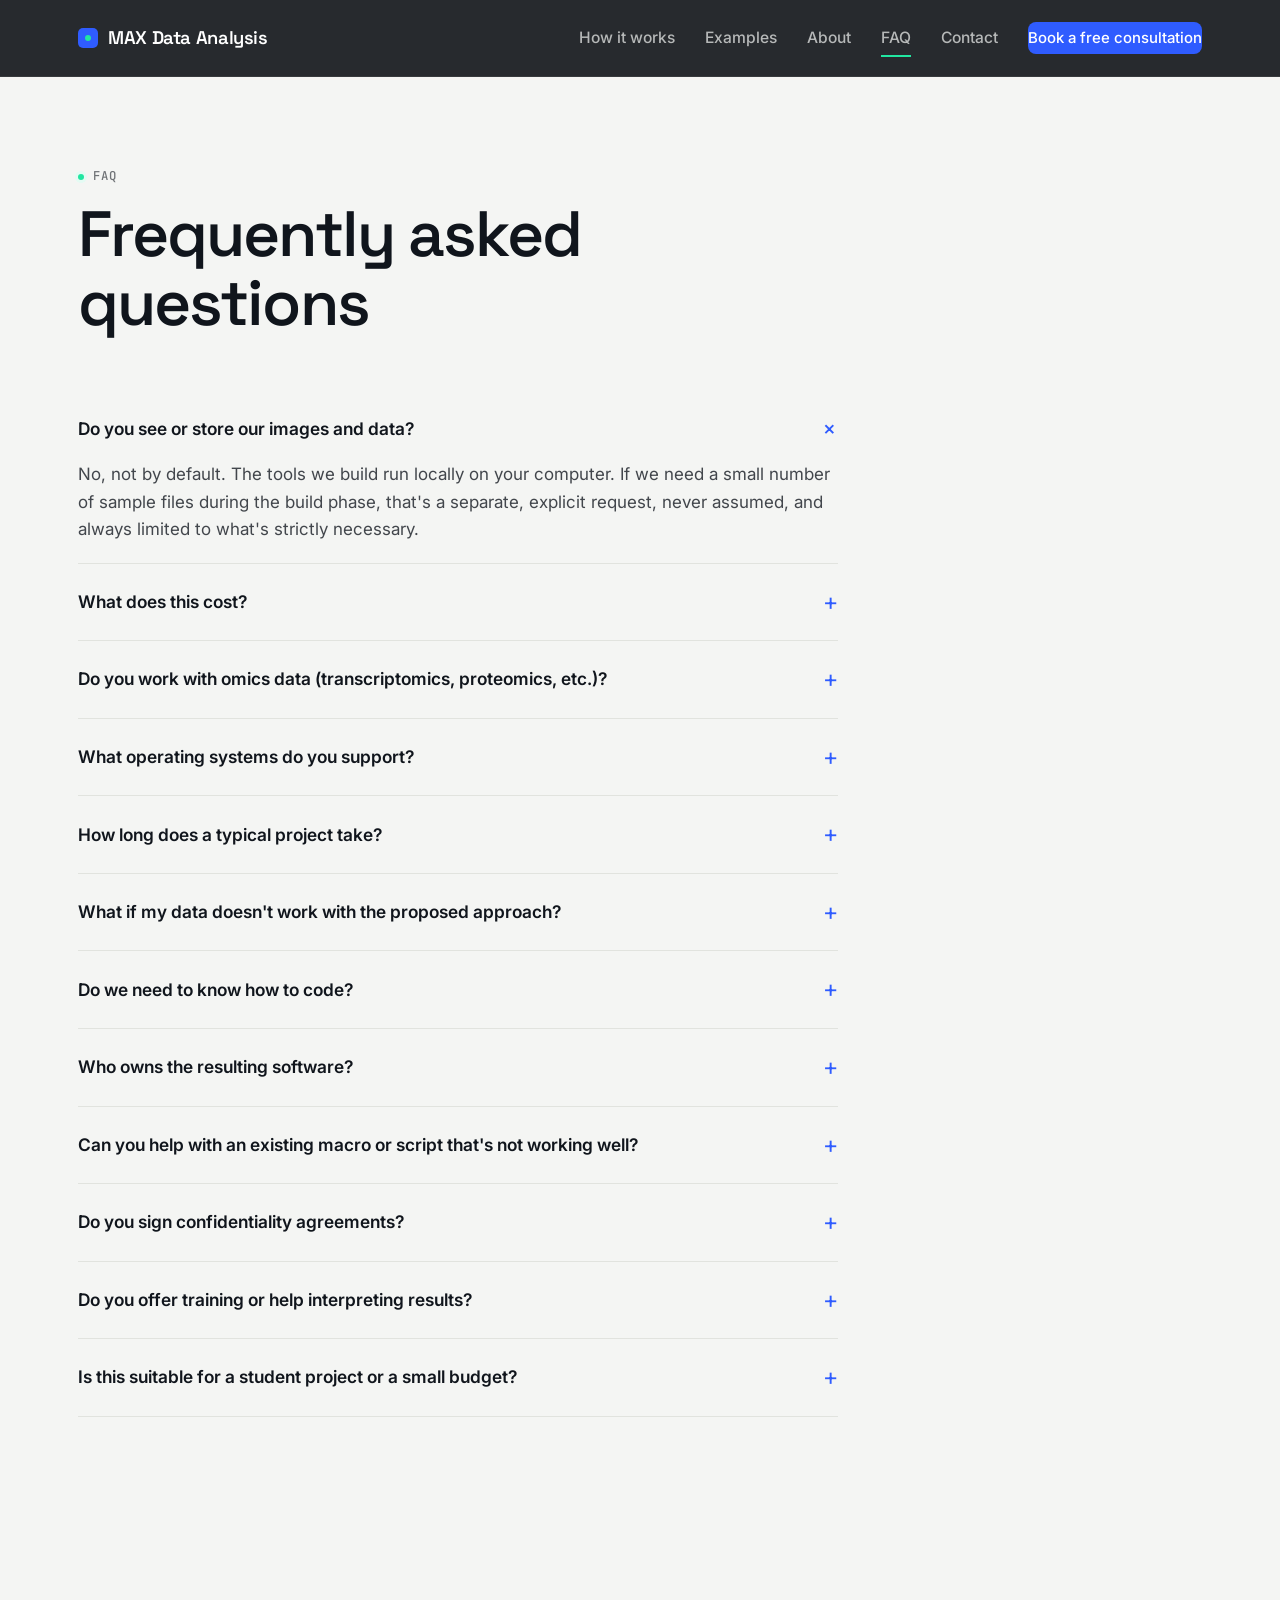
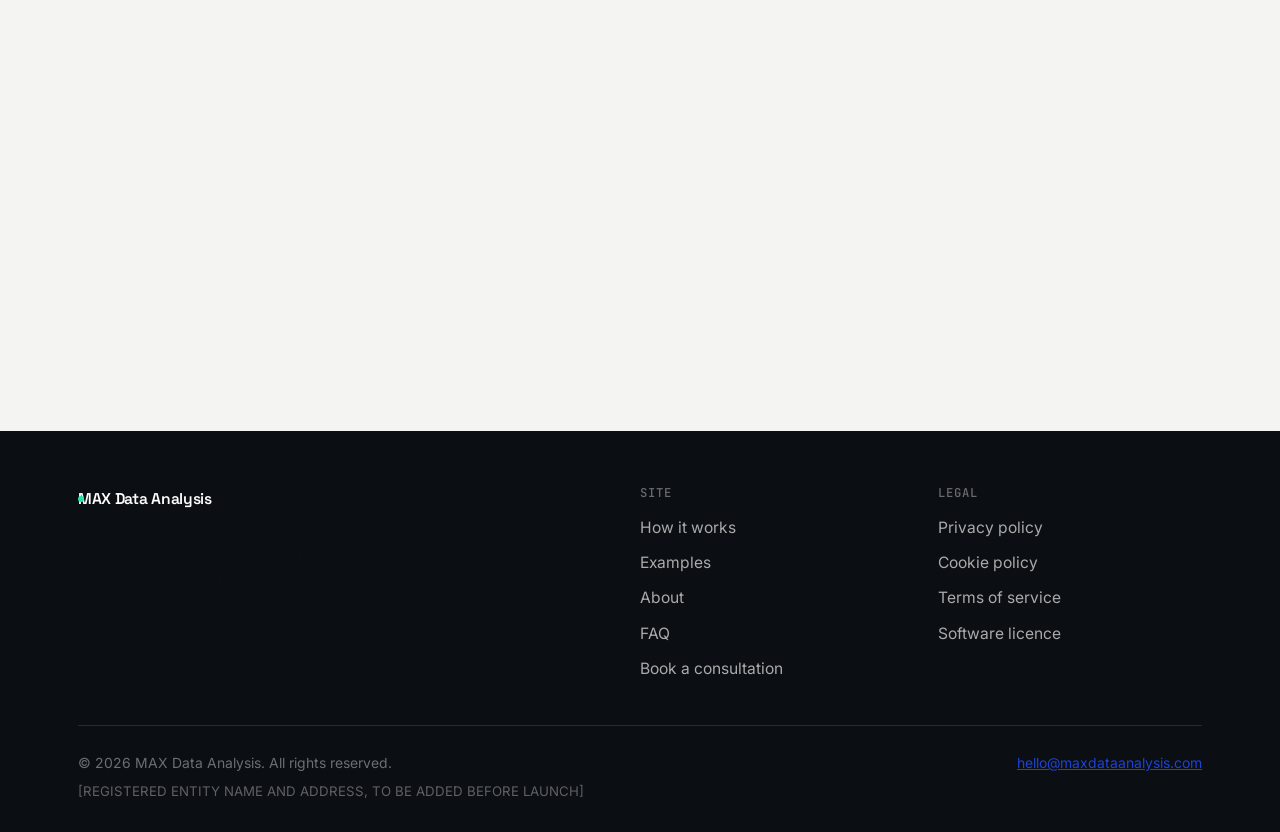
<file: faq.html>
<!DOCTYPE html>
<html lang="en">
<head>
<meta charset="UTF-8">
<meta name="viewport" content="width=device-width, initial-scale=1.0">
<title>FAQ, MAX Data Analysis</title>
<meta name="description" content="Answers to common questions about custom analysis tools from MAX Data Analysis: data handling, cost, timelines, and scope.">
<link rel="preconnect" href="https://fonts.googleapis.com">
<link rel="preconnect" href="https://fonts.gstatic.com" crossorigin>
<link href="https://fonts.googleapis.com/css2?family=Space+Grotesk:wght@500;600;700&family=Inter:wght@400;500;600;700&family=JetBrains+Mono:wght@500;600&display=swap" rel="stylesheet">
<link rel="stylesheet" href="assets/style.css">
</head>
<body>

<header class="site-header">
  <div class="container">
    <a href="index.html" class="logo"><span class="logo-mark"></span>MAX Data Analysis</a>
    <nav class="main-nav">
      <a href="how-it-works.html">How it works</a>
      <a href="examples.html">Examples</a>
      <a href="about.html">About</a>
      <a href="faq.html" class="active">FAQ</a>
      <a href="contact.html">Contact</a>
      <a href="book.html" class="nav-cta"><span class="cta-full">Book a free consultation</span><span class="cta-short">Book a call</span></a>
    </nav>
  </div>
</header>

<main>
  <section class="hero" style="padding-bottom:10px;">
    <div class="container">
      <span class="eyebrow" data-reveal>FAQ</span>
      <h1 class="mt-0" style="max-width:640px;"><span class="kinetic">Frequently asked questions</span></h1>
    </div>
  </section>

  <section style="padding-top:10px;">
    <div class="container">
      <div style="max-width:760px;">

        <details class="faq-item" open>
          <summary>Do you see or store our images and data?</summary>
          <p>No, not by default. The tools we build run locally on your computer. If we need a small number of sample files during the build phase, that's a separate, explicit request, never assumed, and always limited to what's strictly necessary.</p>
        </details>

        <details class="faq-item">
          <summary>What does this cost?</summary>
          <p>It depends on the scope of what you need, which is why we don't publish fixed prices. After a free consultation, we send a written, fixed-scope quote before any work begins, so you know the cost before committing.</p>
        </details>

        <details class="faq-item">
          <summary>Do you work with omics data (transcriptomics, proteomics, etc.)?</summary>
          <p>No. We don't currently offer consulting or interpretation for omics data. Our focus is imaging, cytometry, plate assays, behaviour tracking, signal analysis and field data.</p>
        </details>

        <details class="faq-item">
          <summary>What operating systems do you support?</summary>
          <p>We aim to support whatever your lab already uses, Windows, macOS or Linux. Tell us your setup during the consultation and we'll confirm feasibility as part of the quote.</p>
        </details>

        <details class="faq-item">
          <summary>How long does a typical project take?</summary>
          <p>We deliberately keep projects small and defined, typically days to a few weeks, not months. If a request is larger than that, we'll say so upfront and discuss options, such as splitting it into phases.</p>
        </details>

        <details class="faq-item">
          <summary>What if my data doesn't work with the proposed approach?</summary>
          <p>We check feasibility using your sample files before confirming a quote. If something turns out to be technically infeasible partway through, we'll tell you directly and discuss options rather than deliver something that doesn't work.</p>
        </details>

        <details class="faq-item">
          <summary>Do we need to know how to code?</summary>
          <p>No. The tool is built so your team can run it without writing code. You will still need to follow the documented steps to use it, we'll make sure those are clear.</p>
        </details>

        <details class="faq-item">
          <summary>Who owns the resulting software?</summary>
          <p>This is defined in writing before any project starts, in our <a href="license.html">software licence terms</a>. As a starting principle, you receive a licence to use and modify the tool for your own work.</p>
        </details>

        <details class="faq-item">
          <summary>Can you help with an existing macro or script that's not working well?</summary>
          <p>Often, yes. Bring it to the consultation and we'll assess whether it's a case of fixing and hardening what exists, or building something new.</p>
        </details>

        <details class="faq-item">
          <summary>Do you sign confidentiality agreements?</summary>
          <p>This can be discussed directly for projects that require it. Let us know during the consultation.</p>
        </details>

        <details class="faq-item">
          <summary>Do you offer training or help interpreting results?</summary>
          <p>Yes, as separate, paid add-ons, training, visualisation support and interpretation support are available beyond the base delivery, scoped individually.</p>
        </details>

        <details class="faq-item">
          <summary>Is this suitable for a student project or a small budget?</summary>
          <p>Possibly, tell us your situation on the consultation and we'll be honest about whether it's a fit. Our current focus is funded research labs, so very small budgets may need to wait or look elsewhere.</p>
        </details>

      </div>
    </div>
  </section>

  <section>
    <div class="container">
      <div class="cta-band" data-reveal>
        <h2><span class="kinetic">Still have a question?</span></h2>
        <p>Ask us directly, or go ahead and describe your analysis need.</p>
        <div class="hero-actions" style="justify-content:center; margin-top:10px;">
          <a href="book.html" class="btn btn-primary btn-lg">Book a consultation</a>
          <a href="contact.html" class="btn btn-ghost btn-lg">Contact us</a>
        </div>
      </div>
    </div>
  </section>
</main>

<footer class="site-footer">
  <div class="container">
    <div class="footer-grid">
      <div>
        <a href="index.html" class="logo"><span class="logo-mark"></span>MAX Data Analysis</a>
        <p class="small" style="margin-top:12px; max-width:320px;">Custom analysis tools for life-science researchers. Built for your experiment. Runs on your computer. Priced for a research budget.</p>
      </div>
      <div>
        <h4>Site</h4>
        <a href="how-it-works.html">How it works</a>
        <a href="examples.html">Examples</a>
        <a href="about.html">About</a>
        <a href="faq.html">FAQ</a>
        <a href="book.html">Book a consultation</a>
      </div>
      <div>
        <h4>Legal</h4>
        <a href="privacy.html">Privacy policy</a>
        <a href="cookies.html">Cookie policy</a>
        <a href="terms.html">Terms of service</a>
        <a href="license.html">Software licence</a>
      </div>
    </div>
    <div class="footer-bottom">
      <div>
        <div>© 2026 MAX Data Analysis. All rights reserved.</div>
        <div class="legal-note">[REGISTERED ENTITY NAME AND ADDRESS, TO BE ADDED BEFORE LAUNCH]</div>
      </div>
      <div><a href="mailto:hello@maxdataanalysis.com">hello@maxdataanalysis.com</a></div>
    </div>
  </div>
</footer>

<script src="assets/app.js"></script>
</body>
</html>
</file>
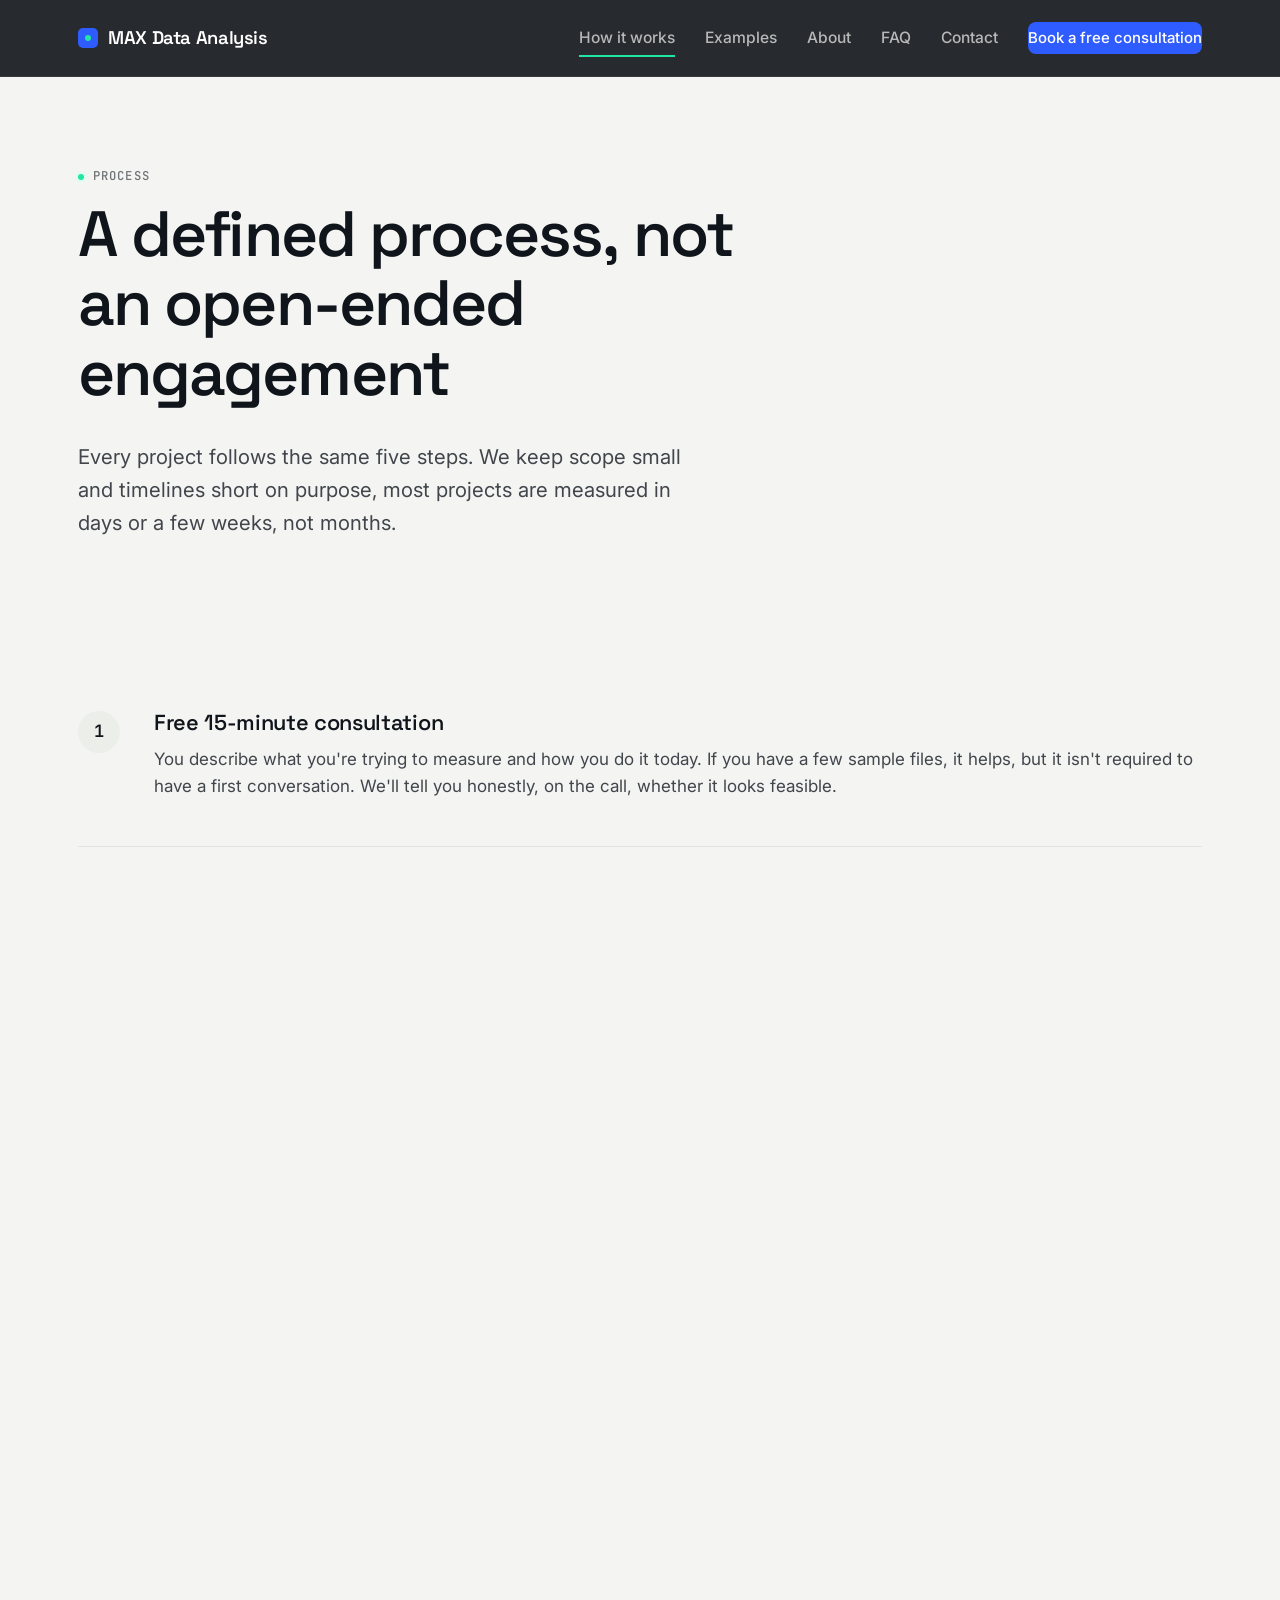
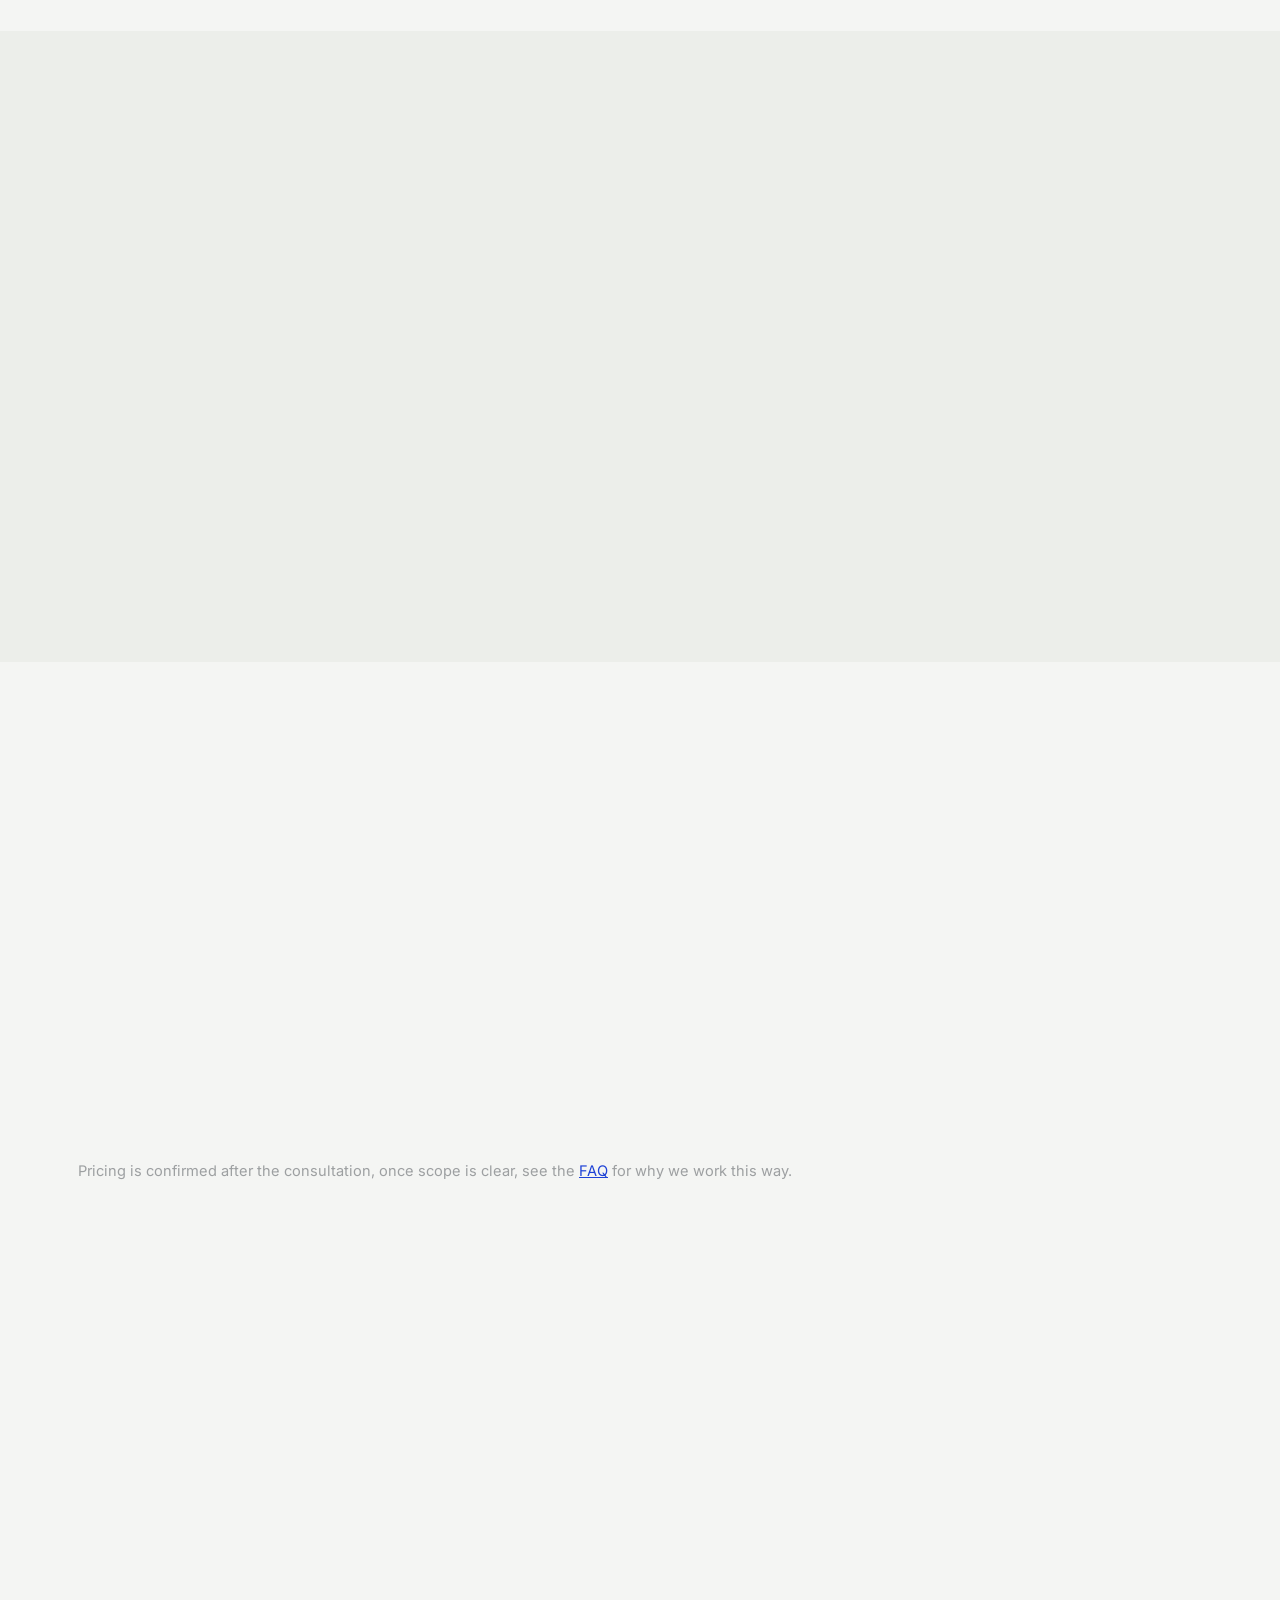
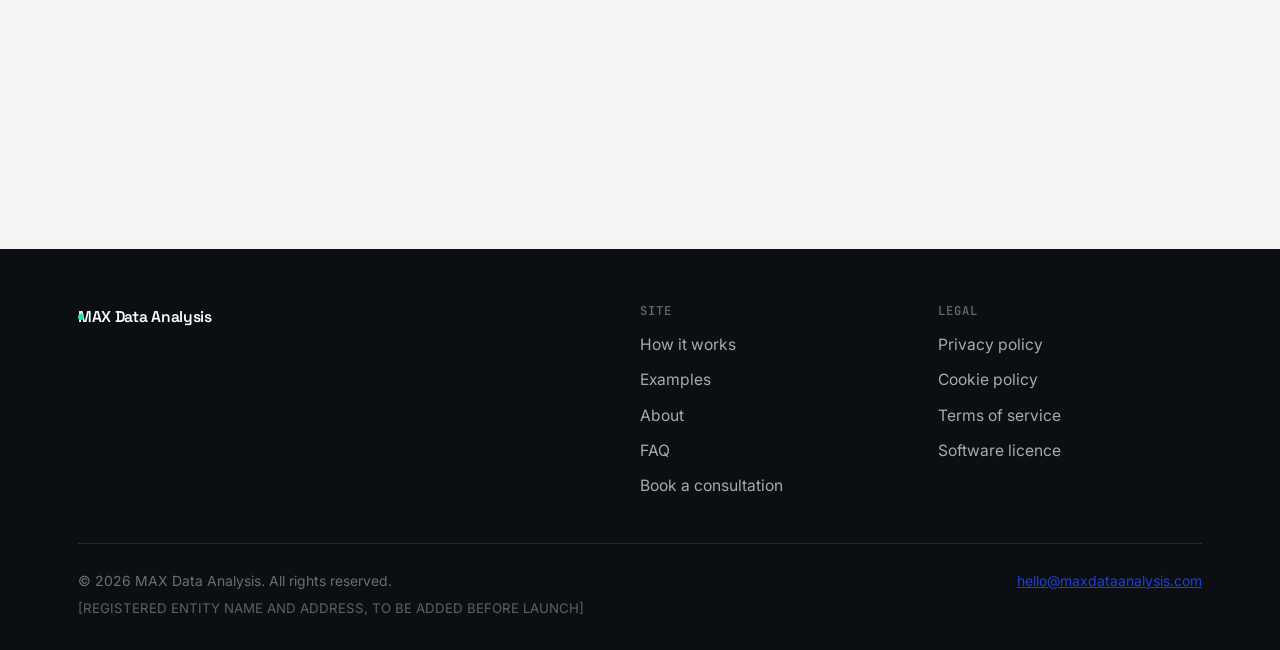
<file: how-it-works.html>
<!DOCTYPE html>
<html lang="en">
<head>
<meta charset="UTF-8">
<meta name="viewport" content="width=device-width, initial-scale=1.0">
<title>How it works, MAX Data Analysis</title>
<meta name="description" content="From a free consultation to a delivered tool: how MAX Data Analysis scopes, builds and hands over custom analysis tools.">
<link rel="preconnect" href="https://fonts.googleapis.com">
<link rel="preconnect" href="https://fonts.gstatic.com" crossorigin>
<link href="https://fonts.googleapis.com/css2?family=Space+Grotesk:wght@500;600;700&family=Inter:wght@400;500;600;700&family=JetBrains+Mono:wght@500;600&display=swap" rel="stylesheet">
<link rel="stylesheet" href="assets/style.css">
</head>
<body>

<header class="site-header">
  <div class="container">
    <a href="index.html" class="logo"><span class="logo-mark"></span>MAX Data Analysis</a>
    <nav class="main-nav">
      <a href="how-it-works.html" class="active">How it works</a>
      <a href="examples.html">Examples</a>
      <a href="about.html">About</a>
      <a href="faq.html">FAQ</a>
      <a href="contact.html">Contact</a>
      <a href="book.html" class="nav-cta"><span class="cta-full">Book a free consultation</span><span class="cta-short">Book a call</span></a>
    </nav>
  </div>
</header>

<main>
  <section class="hero" style="padding-bottom:20px;">
    <div class="container">
      <span class="eyebrow" data-reveal>Process</span>
      <h1 class="mt-0" style="max-width:720px;"><span class="kinetic">A defined process, not an open-ended engagement</span></h1>
      <p class="lede" data-reveal>Every project follows the same five steps. We keep scope small and timelines short on purpose, most projects are measured in days or a few weeks, not months.</p>
    </div>
  </section>

  <section>
    <div class="container">
      <div class="steps">
        <div class="step" data-reveal>
          <div class="step-num">1</div>
          <div>
            <h3>Free 15-minute consultation</h3>
            <p>You describe what you're trying to measure and how you do it today. If you have a few sample files, it helps, but it isn't required to have a first conversation. We'll tell you honestly, on the call, whether it looks feasible.</p>
          </div>
        </div>
        <div class="step" data-reveal>
          <div class="step-num">2</div>
          <div>
            <h3>Scoping and a written, fixed-scope quote</h3>
            <p>We confirm the measurement, the data format, and what "done" looks like, then send a fixed-scope quote in writing. Nothing is built before you accept it. If a request turns out to be too large or unclear for a fixed scope, we'll say so and discuss options rather than guess.</p>
          </div>
        </div>
        <div class="step" data-reveal>
          <div class="step-num">3</div>
          <div>
            <h3>Build</h3>
            <p>We assemble and configure the analysis using established, validated open-source components rather than writing image processing from scratch, it's faster, and it means the underlying methods are ones the field already trusts.</p>
          </div>
        </div>
        <div class="step" data-reveal>
          <div class="step-num">4</div>
          <div>
            <h3>Delivery, with documentation</h3>
            <p>You receive an installable package for your operating system, plain-language instructions for running it, and a description of its known limitations, what it's built to handle and what's outside its scope.</p>
          </div>
        </div>
        <div class="step" data-reveal>
          <div class="step-num">5</div>
          <div>
            <h3>Support window</h3>
            <p>A defined period of email support is included after delivery for questions and bug fixes. Training, visualisation help, interpretation support, and further development beyond the original scope are available separately.</p>
          </div>
        </div>
      </div>
    </div>
  </section>

  <section class="alt">
    <div class="container">
      <div class="section-head">
        <span class="eyebrow" data-reveal>What we need from you</span>
        <h2><span class="kinetic">Good input makes for a faster, more accurate tool</span></h2>
      </div>
      <div class="grid-2">
        <div class="card" data-reveal>
          <h3>Helpful to have</h3>
          <ul>
            <li>A clear description of the measurement you need</li>
            <li>A handful of representative sample files</li>
            <li>The instrument, data type and file format</li>
            <li>Any existing macro, script, or manual process you're trying to replace</li>
          </ul>
        </div>
        <div class="card" data-reveal>
          <h3>What you'll receive</h3>
          <ul>
            <li>A tool installed and running on your own computer</li>
            <li>Plain-language documentation</li>
            <li>A written note of known limitations</li>
            <li>A defined support window after delivery</li>
          </ul>
        </div>
      </div>
    </div>
  </section>

  <section>
    <div class="container">
      <div class="section-head">
        <span class="eyebrow" data-reveal>Good to know</span>
        <h2><span class="kinetic">What's included, and what's a separate conversation</span></h2>
      </div>
      <div class="grid-2">
        <div class="card" data-reveal>
          <h3>Included in delivery</h3>
          <p>The configured tool, installation instructions, documentation, and the support window agreed in your quote.</p>
        </div>
        <div class="card" data-reveal>
          <h3>Available as a separate offer</h3>
          <p>Training sessions, visualisation support, interpretation support, further custom features, and ongoing maintenance beyond the support window, always scoped and agreed separately, never assumed.</p>
        </div>
      </div>
      <p class="small" style="margin-top:24px;">Pricing is confirmed after the consultation, once scope is clear, see the <a href="faq.html">FAQ</a> for why we work this way.</p>
    </div>
  </section>

  <section>
    <div class="container">
      <div class="cta-band" data-reveal>
        <h2><span class="kinetic">Ready to describe what you need?</span></h2>
        <p>The consultation is free and there's no obligation to continue afterward.</p>
        <a href="book.html" class="btn btn-primary btn-lg" style="margin-top:8px;">Book a free consultation</a>
      </div>
    </div>
  </section>
</main>

<footer class="site-footer">
  <div class="container">
    <div class="footer-grid">
      <div>
        <a href="index.html" class="logo"><span class="logo-mark"></span>MAX Data Analysis</a>
        <p class="small" style="margin-top:12px; max-width:320px;">Custom analysis tools for life-science researchers. Built for your experiment. Runs on your computer. Priced for a research budget.</p>
      </div>
      <div>
        <h4>Site</h4>
        <a href="how-it-works.html">How it works</a>
        <a href="examples.html">Examples</a>
        <a href="about.html">About</a>
        <a href="faq.html">FAQ</a>
        <a href="book.html">Book a consultation</a>
      </div>
      <div>
        <h4>Legal</h4>
        <a href="privacy.html">Privacy policy</a>
        <a href="cookies.html">Cookie policy</a>
        <a href="terms.html">Terms of service</a>
        <a href="license.html">Software licence</a>
      </div>
    </div>
    <div class="footer-bottom">
      <div>
        <div>© 2026 MAX Data Analysis. All rights reserved.</div>
        <div class="legal-note">[REGISTERED ENTITY NAME AND ADDRESS, TO BE ADDED BEFORE LAUNCH]</div>
      </div>
      <div><a href="mailto:hello@maxdataanalysis.com">hello@maxdataanalysis.com</a></div>
    </div>
  </div>
</footer>

<script src="assets/app.js"></script>
</body>
</html>
</file>
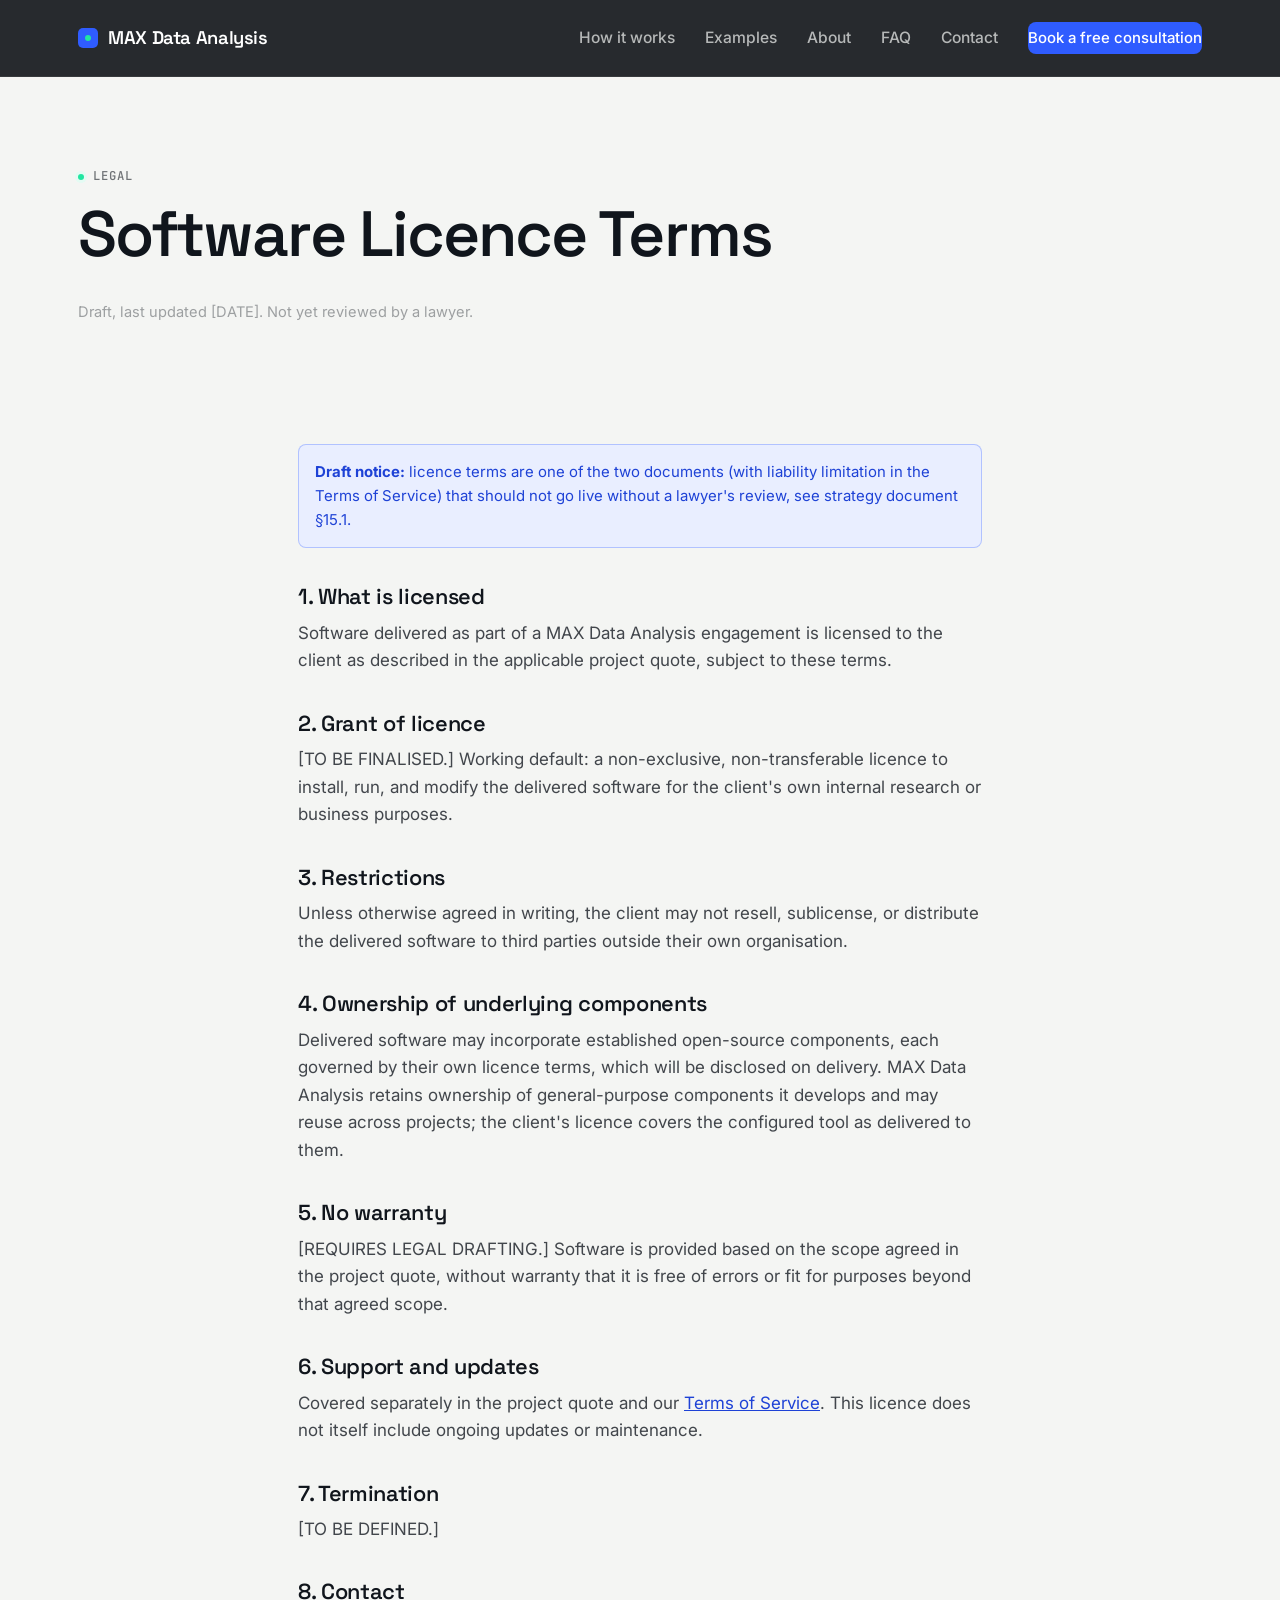
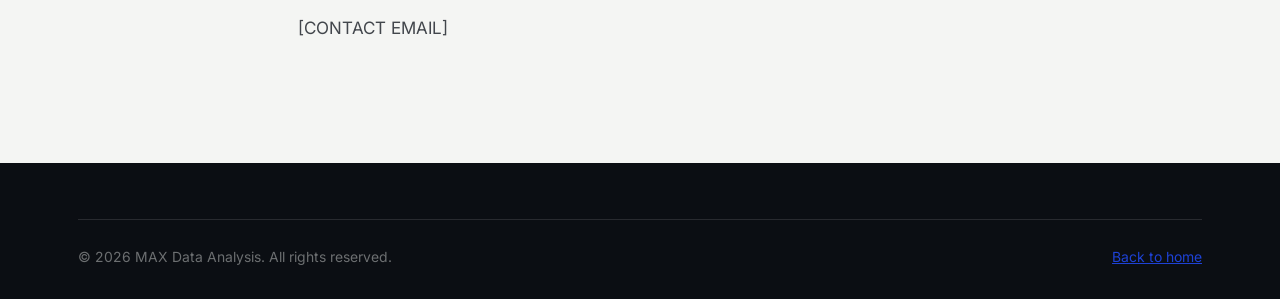
<file: license.html>
<!DOCTYPE html>
<html lang="en">
<head>
<meta charset="UTF-8">
<meta name="viewport" content="width=device-width, initial-scale=1.0">
<title>Software Licence, MAX Data Analysis</title>
<meta name="robots" content="noindex">
<link rel="preconnect" href="https://fonts.googleapis.com">
<link rel="preconnect" href="https://fonts.gstatic.com" crossorigin>
<link href="https://fonts.googleapis.com/css2?family=Space+Grotesk:wght@500;600;700&family=Inter:wght@400;500;600;700&family=JetBrains+Mono:wght@500;600&display=swap" rel="stylesheet">
<link rel="stylesheet" href="assets/style.css">
</head>
<body>

<header class="site-header">
  <div class="container">
    <a href="index.html" class="logo"><span class="logo-mark"></span>MAX Data Analysis</a>
    <nav class="main-nav">
      <a href="how-it-works.html">How it works</a>
      <a href="examples.html">Examples</a>
      <a href="about.html">About</a>
      <a href="faq.html">FAQ</a>
      <a href="contact.html">Contact</a>
      <a href="book.html" class="nav-cta"><span class="cta-full">Book a free consultation</span><span class="cta-short">Book a call</span></a>
    </nav>
  </div>
</header>

<main>
  <section class="hero" style="padding-bottom:0;">
    <div class="container">
      <span class="eyebrow" data-reveal>Legal</span>
      <h1 class="mt-0">Software Licence Terms</h1>
      <p class="small">Draft, last updated [DATE]. Not yet reviewed by a lawyer.</p>
    </div>
  </section>

  <section>
    <div class="container legal-body">
      <div class="legal-flag">
        <strong>Draft notice:</strong> licence terms are one of the two documents (with liability limitation in the Terms of Service) that should not go live without a lawyer's review, see strategy document §15.1.
      </div>

      <h3>1. What is licensed</h3>
      <p>Software delivered as part of a MAX Data Analysis engagement is licensed to the client as described in the applicable project quote, subject to these terms.</p>

      <h3>2. Grant of licence</h3>
      <p>[TO BE FINALISED.] Working default: a non-exclusive, non-transferable licence to install, run, and modify the delivered software for the client's own internal research or business purposes.</p>

      <h3>3. Restrictions</h3>
      <p>Unless otherwise agreed in writing, the client may not resell, sublicense, or distribute the delivered software to third parties outside their own organisation.</p>

      <h3>4. Ownership of underlying components</h3>
      <p>Delivered software may incorporate established open-source components, each governed by their own licence terms, which will be disclosed on delivery. MAX Data Analysis retains ownership of general-purpose components it develops and may reuse across projects; the client's licence covers the configured tool as delivered to them.</p>

      <h3>5. No warranty</h3>
      <p>[REQUIRES LEGAL DRAFTING.] Software is provided based on the scope agreed in the project quote, without warranty that it is free of errors or fit for purposes beyond that agreed scope.</p>

      <h3>6. Support and updates</h3>
      <p>Covered separately in the project quote and our <a href="terms.html">Terms of Service</a>. This licence does not itself include ongoing updates or maintenance.</p>

      <h3>7. Termination</h3>
      <p>[TO BE DEFINED.]</p>

      <h3>8. Contact</h3>
      <p>[CONTACT EMAIL]</p>
    </div>
  </section>
</main>

<footer class="site-footer">
  <div class="container">
    <div class="footer-bottom">
      <div>© 2026 MAX Data Analysis. All rights reserved.</div>
      <div><a href="index.html">Back to home</a></div>
    </div>
  </div>
</footer>

<script src="assets/app.js"></script>
</body>
</html>
</file>
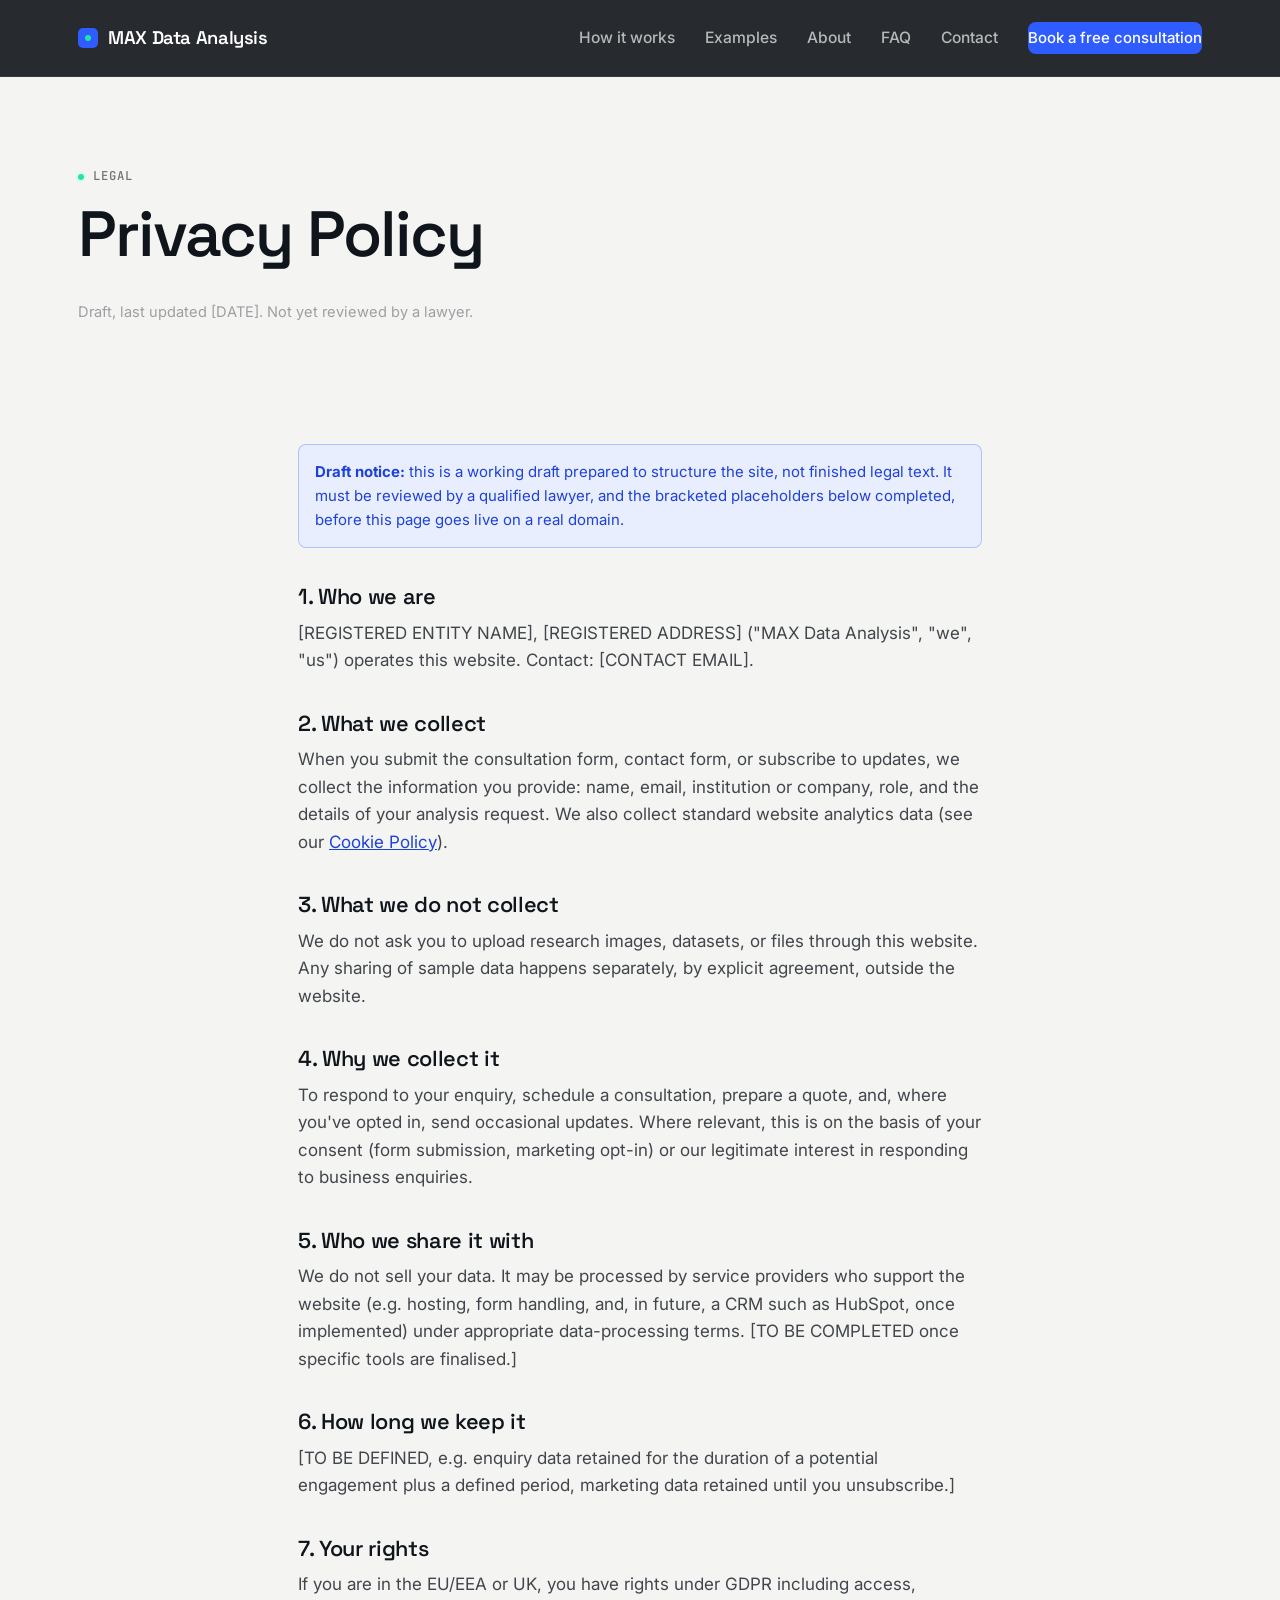
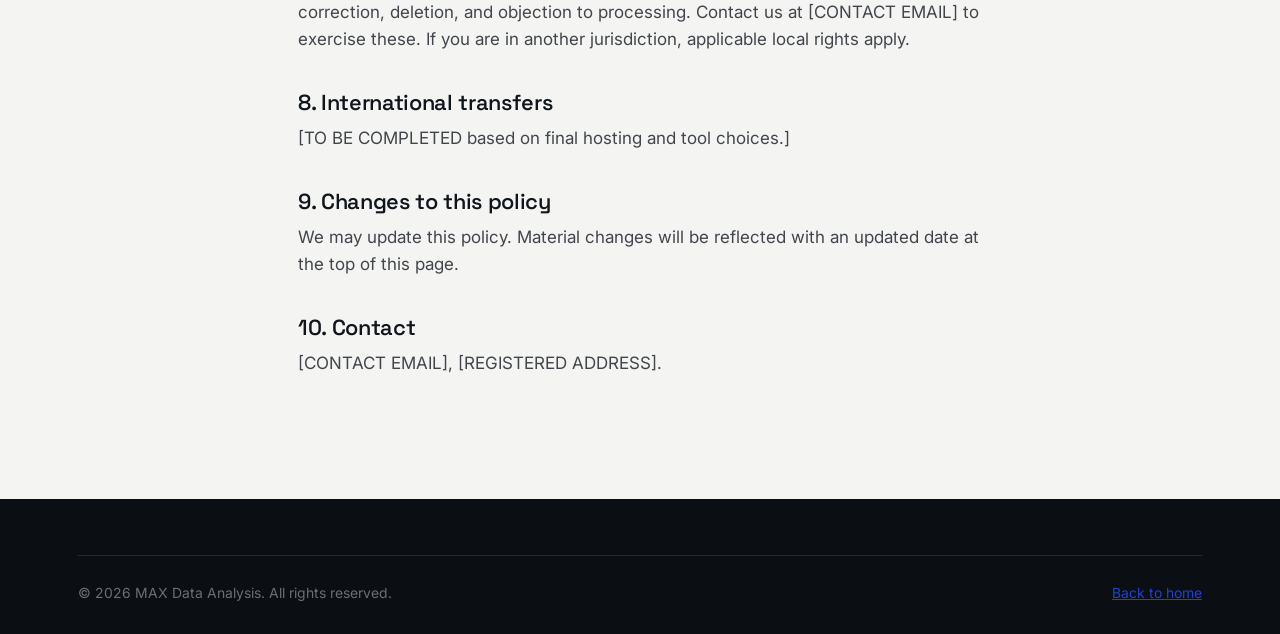
<file: privacy.html>
<!DOCTYPE html>
<html lang="en">
<head>
<meta charset="UTF-8">
<meta name="viewport" content="width=device-width, initial-scale=1.0">
<title>Privacy Policy, MAX Data Analysis</title>
<meta name="robots" content="noindex">
<link rel="preconnect" href="https://fonts.googleapis.com">
<link rel="preconnect" href="https://fonts.gstatic.com" crossorigin>
<link href="https://fonts.googleapis.com/css2?family=Space+Grotesk:wght@500;600;700&family=Inter:wght@400;500;600;700&family=JetBrains+Mono:wght@500;600&display=swap" rel="stylesheet">
<link rel="stylesheet" href="assets/style.css">
</head>
<body>

<header class="site-header">
  <div class="container">
    <a href="index.html" class="logo"><span class="logo-mark"></span>MAX Data Analysis</a>
    <nav class="main-nav">
      <a href="how-it-works.html">How it works</a>
      <a href="examples.html">Examples</a>
      <a href="about.html">About</a>
      <a href="faq.html">FAQ</a>
      <a href="contact.html">Contact</a>
      <a href="book.html" class="nav-cta"><span class="cta-full">Book a free consultation</span><span class="cta-short">Book a call</span></a>
    </nav>
  </div>
</header>

<main>
  <section class="hero" style="padding-bottom:0;">
    <div class="container">
      <span class="eyebrow" data-reveal>Legal</span>
      <h1 class="mt-0">Privacy Policy</h1>
      <p class="small">Draft, last updated [DATE]. Not yet reviewed by a lawyer.</p>
    </div>
  </section>

  <section>
    <div class="container legal-body">
      <div class="legal-flag">
        <strong>Draft notice:</strong> this is a working draft prepared to structure the site, not finished legal text. It must be reviewed by a qualified lawyer, and the bracketed placeholders below completed, before this page goes live on a real domain.
      </div>

      <h3>1. Who we are</h3>
      <p>[REGISTERED ENTITY NAME], [REGISTERED ADDRESS] ("MAX Data Analysis", "we", "us") operates this website. Contact: [CONTACT EMAIL].</p>

      <h3>2. What we collect</h3>
      <p>When you submit the consultation form, contact form, or subscribe to updates, we collect the information you provide: name, email, institution or company, role, and the details of your analysis request. We also collect standard website analytics data (see our <a href="cookies.html">Cookie Policy</a>).</p>

      <h3>3. What we do not collect</h3>
      <p>We do not ask you to upload research images, datasets, or files through this website. Any sharing of sample data happens separately, by explicit agreement, outside the website.</p>

      <h3>4. Why we collect it</h3>
      <p>To respond to your enquiry, schedule a consultation, prepare a quote, and, where you've opted in, send occasional updates. Where relevant, this is on the basis of your consent (form submission, marketing opt-in) or our legitimate interest in responding to business enquiries.</p>

      <h3>5. Who we share it with</h3>
      <p>We do not sell your data. It may be processed by service providers who support the website (e.g. hosting, form handling, and, in future, a CRM such as HubSpot, once implemented) under appropriate data-processing terms. [TO BE COMPLETED once specific tools are finalised.]</p>

      <h3>6. How long we keep it</h3>
      <p>[TO BE DEFINED, e.g. enquiry data retained for the duration of a potential engagement plus a defined period, marketing data retained until you unsubscribe.]</p>

      <h3>7. Your rights</h3>
      <p>If you are in the EU/EEA or UK, you have rights under GDPR including access, correction, deletion, and objection to processing. Contact us at [CONTACT EMAIL] to exercise these. If you are in another jurisdiction, applicable local rights apply.</p>

      <h3>8. International transfers</h3>
      <p>[TO BE COMPLETED based on final hosting and tool choices.]</p>

      <h3>9. Changes to this policy</h3>
      <p>We may update this policy. Material changes will be reflected with an updated date at the top of this page.</p>

      <h3>10. Contact</h3>
      <p>[CONTACT EMAIL], [REGISTERED ADDRESS].</p>
    </div>
  </section>
</main>

<footer class="site-footer">
  <div class="container">
    <div class="footer-bottom">
      <div>© 2026 MAX Data Analysis. All rights reserved.</div>
      <div><a href="index.html">Back to home</a></div>
    </div>
  </div>
</footer>

<script src="assets/app.js"></script>
</body>
</html>
</file>
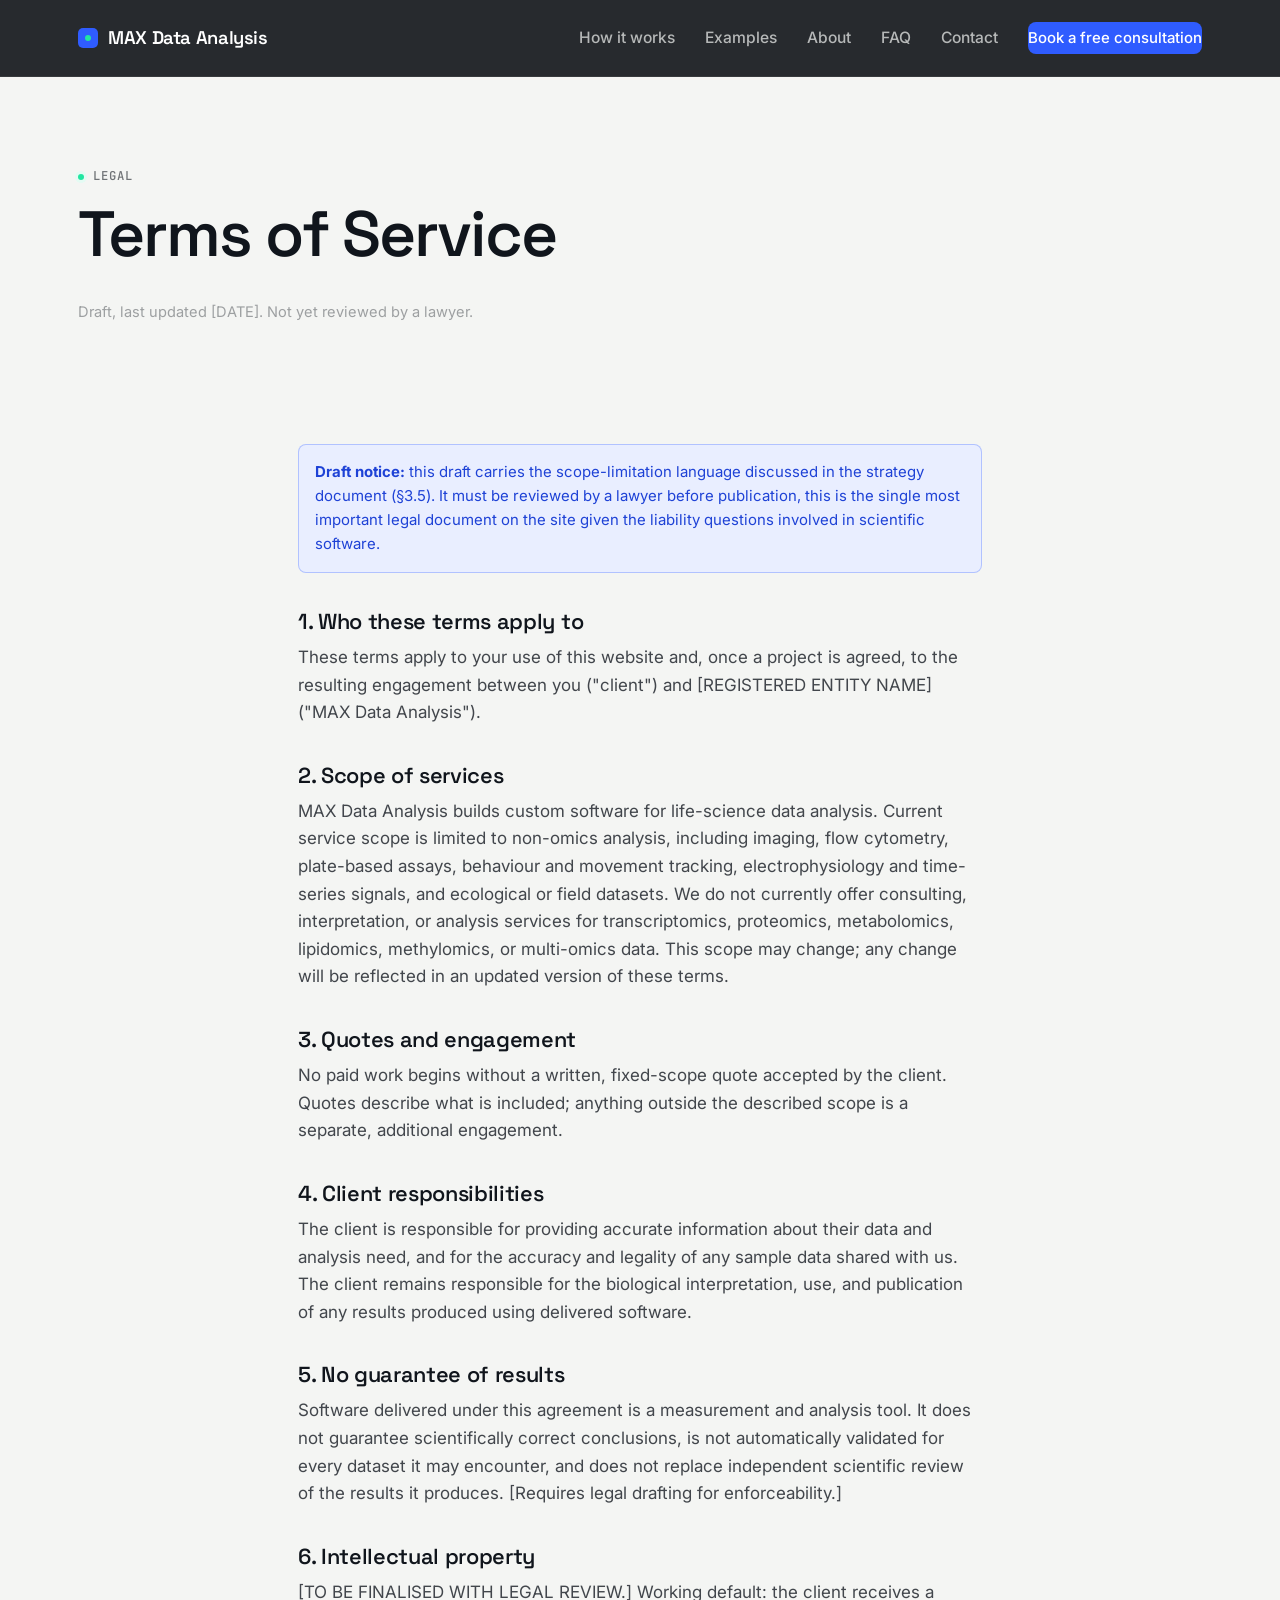
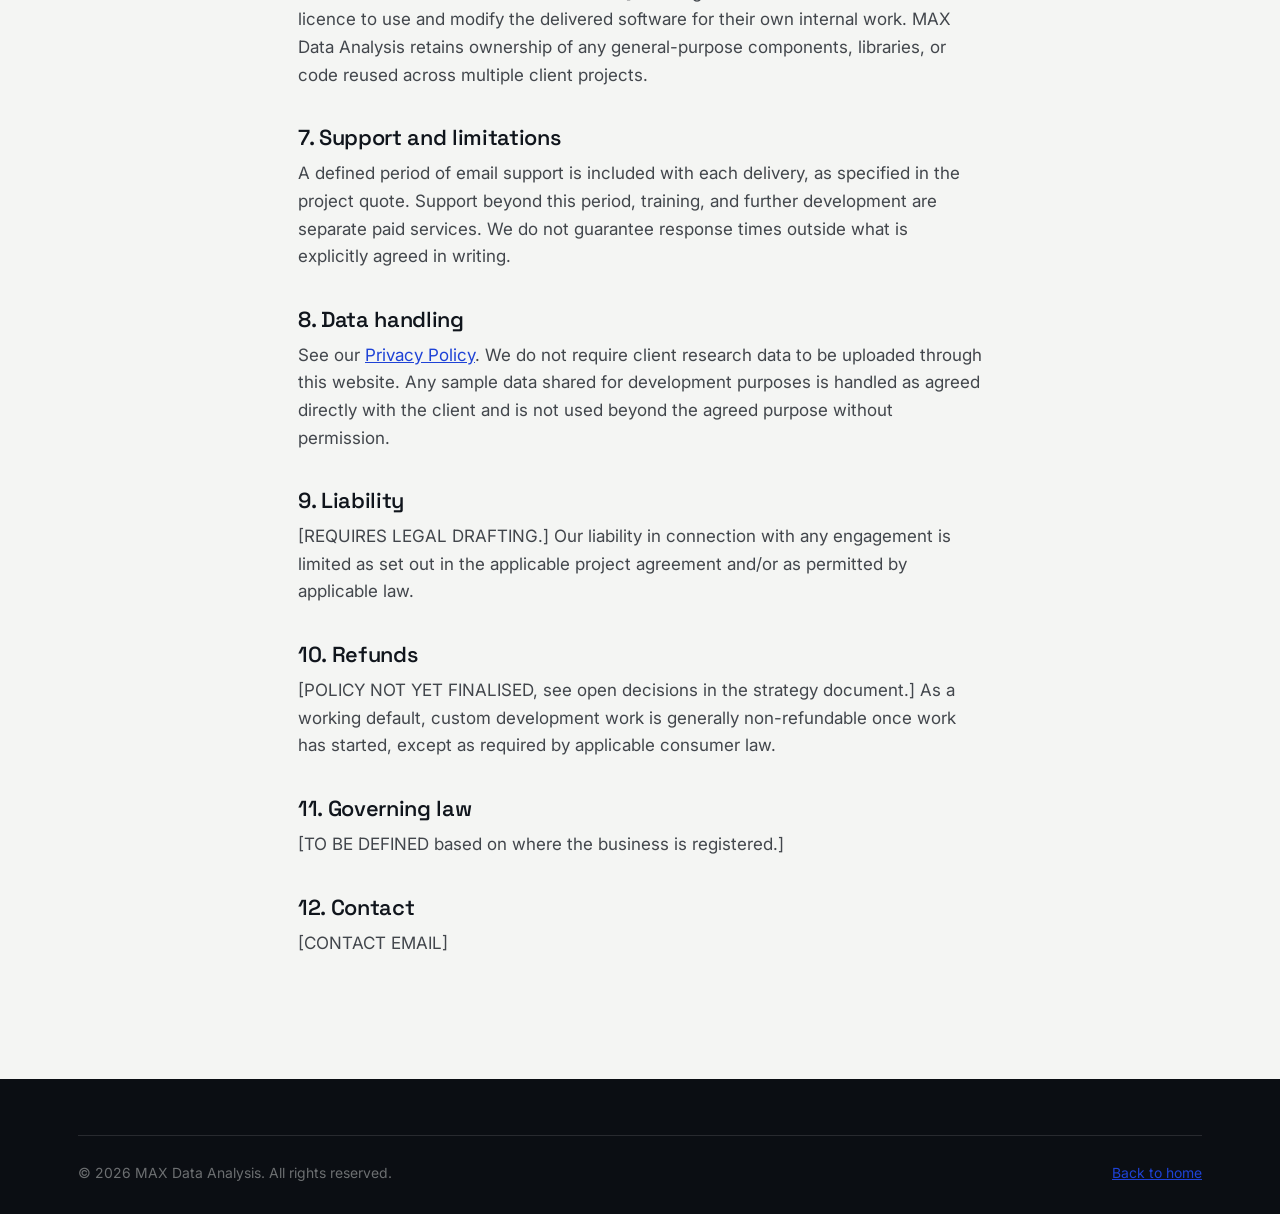
<file: terms.html>
<!DOCTYPE html>
<html lang="en">
<head>
<meta charset="UTF-8">
<meta name="viewport" content="width=device-width, initial-scale=1.0">
<title>Terms of Service, MAX Data Analysis</title>
<meta name="robots" content="noindex">
<link rel="preconnect" href="https://fonts.googleapis.com">
<link rel="preconnect" href="https://fonts.gstatic.com" crossorigin>
<link href="https://fonts.googleapis.com/css2?family=Space+Grotesk:wght@500;600;700&family=Inter:wght@400;500;600;700&family=JetBrains+Mono:wght@500;600&display=swap" rel="stylesheet">
<link rel="stylesheet" href="assets/style.css">
</head>
<body>

<header class="site-header">
  <div class="container">
    <a href="index.html" class="logo"><span class="logo-mark"></span>MAX Data Analysis</a>
    <nav class="main-nav">
      <a href="how-it-works.html">How it works</a>
      <a href="examples.html">Examples</a>
      <a href="about.html">About</a>
      <a href="faq.html">FAQ</a>
      <a href="contact.html">Contact</a>
      <a href="book.html" class="nav-cta"><span class="cta-full">Book a free consultation</span><span class="cta-short">Book a call</span></a>
    </nav>
  </div>
</header>

<main>
  <section class="hero" style="padding-bottom:0;">
    <div class="container">
      <span class="eyebrow" data-reveal>Legal</span>
      <h1 class="mt-0">Terms of Service</h1>
      <p class="small">Draft, last updated [DATE]. Not yet reviewed by a lawyer.</p>
    </div>
  </section>

  <section>
    <div class="container legal-body">
      <div class="legal-flag">
        <strong>Draft notice:</strong> this draft carries the scope-limitation language discussed in the strategy document (§3.5). It must be reviewed by a lawyer before publication, this is the single most important legal document on the site given the liability questions involved in scientific software.
      </div>

      <h3>1. Who these terms apply to</h3>
      <p>These terms apply to your use of this website and, once a project is agreed, to the resulting engagement between you ("client") and [REGISTERED ENTITY NAME] ("MAX Data Analysis").</p>

      <h3>2. Scope of services</h3>
      <p>MAX Data Analysis builds custom software for life-science data analysis. Current service scope is limited to non-omics analysis, including imaging, flow cytometry, plate-based assays, behaviour and movement tracking, electrophysiology and time-series signals, and ecological or field datasets. We do not currently offer consulting, interpretation, or analysis services for transcriptomics, proteomics, metabolomics, lipidomics, methylomics, or multi-omics data. This scope may change; any change will be reflected in an updated version of these terms.</p>

      <h3>3. Quotes and engagement</h3>
      <p>No paid work begins without a written, fixed-scope quote accepted by the client. Quotes describe what is included; anything outside the described scope is a separate, additional engagement.</p>

      <h3>4. Client responsibilities</h3>
      <p>The client is responsible for providing accurate information about their data and analysis need, and for the accuracy and legality of any sample data shared with us. The client remains responsible for the biological interpretation, use, and publication of any results produced using delivered software.</p>

      <h3>5. No guarantee of results</h3>
      <p>Software delivered under this agreement is a measurement and analysis tool. It does not guarantee scientifically correct conclusions, is not automatically validated for every dataset it may encounter, and does not replace independent scientific review of the results it produces. [Requires legal drafting for enforceability.]</p>

      <h3>6. Intellectual property</h3>
      <p>[TO BE FINALISED WITH LEGAL REVIEW.] Working default: the client receives a licence to use and modify the delivered software for their own internal work. MAX Data Analysis retains ownership of any general-purpose components, libraries, or code reused across multiple client projects.</p>

      <h3>7. Support and limitations</h3>
      <p>A defined period of email support is included with each delivery, as specified in the project quote. Support beyond this period, training, and further development are separate paid services. We do not guarantee response times outside what is explicitly agreed in writing.</p>

      <h3>8. Data handling</h3>
      <p>See our <a href="privacy.html">Privacy Policy</a>. We do not require client research data to be uploaded through this website. Any sample data shared for development purposes is handled as agreed directly with the client and is not used beyond the agreed purpose without permission.</p>

      <h3>9. Liability</h3>
      <p>[REQUIRES LEGAL DRAFTING.] Our liability in connection with any engagement is limited as set out in the applicable project agreement and/or as permitted by applicable law.</p>

      <h3>10. Refunds</h3>
      <p>[POLICY NOT YET FINALISED, see open decisions in the strategy document.] As a working default, custom development work is generally non-refundable once work has started, except as required by applicable consumer law.</p>

      <h3>11. Governing law</h3>
      <p>[TO BE DEFINED based on where the business is registered.]</p>

      <h3>12. Contact</h3>
      <p>[CONTACT EMAIL]</p>
    </div>
  </section>
</main>

<footer class="site-footer">
  <div class="container">
    <div class="footer-bottom">
      <div>© 2026 MAX Data Analysis. All rights reserved.</div>
      <div><a href="index.html">Back to home</a></div>
    </div>
  </div>
</footer>

<script src="assets/app.js"></script>
</body>
</html>
</file>
<file: assets/style.css>
/* =========================================================
   MAX Data Analysis — Design System v3 ("Live Channel")
   Instrument-console aesthetic: graphite + porcelain, one
   deliberate accent (signal blue), one reserved signature
   accent (live green) used only for the readout motif.
   ========================================================= */

:root {
  /* Core palette — 6 named values */
  --ink: #10151C;
  --ink-78: rgba(16, 21, 28, 0.78);
  --ink-58: rgba(16, 21, 28, 0.58);
  --ink-38: rgba(16, 21, 28, 0.38);
  --ink-12: rgba(16, 21, 28, 0.12);
  --porcelain: #F4F5F3;
  --porcelain-deep: #ECEEEA;
  --panel: #FFFFFF;
  --signal: #2F5CFF;
  --signal-dark: #1E42D6;
  --signal-tint: #E9EEFF;
  --live: #21E6A1;
  --live-dark: #0FB37F;
  --live-tint: #E4FBF3;
  --line: #E1E3DE;

  /* Dark surface derivatives */
  --deep-0: #0B0E13;
  --deep-1: #131924;
  --deep-line: rgba(244, 245, 243, 0.12);
  --deep-text: rgba(244, 245, 243, 0.72);

  --max-w: 1180px;
  --radius-sm: 8px;
  --radius: 16px;
  --radius-lg: 22px;
  --shadow: 0 1px 2px rgba(16,21,28,0.05), 0 12px 32px rgba(16,21,28,0.06);
  --shadow-lift: 0 4px 10px rgba(16,21,28,0.06), 0 28px 60px rgba(16,21,28,0.13);
  --ease: cubic-bezier(0.19, 1, 0.22, 1);
  --ease-spring: cubic-bezier(0.34, 1.56, 0.64, 1);
  --hh: 76px;
  font-size: 17px;
}

* { box-sizing: border-box; }
html { scroll-behavior: smooth; }

body {
  margin: 0;
  background: var(--porcelain);
  color: var(--ink);
  font-family: "Inter", -apple-system, BlinkMacSystemFont, "Segoe UI", sans-serif;
  line-height: 1.62;
  -webkit-font-smoothing: antialiased;
  overflow-x: clip;
}

::selection { background: var(--ink); color: var(--porcelain); }

h1, h2, h3, h4 {
  font-family: "Space Grotesk", "Inter", sans-serif;
  font-weight: 560;
  line-height: 1.08;
  color: var(--ink);
  margin: 0 0 0.5em;
  letter-spacing: -0.025em;
}
h1 { font-size: clamp(2.6rem, 5vw, 4.4rem); font-weight: 560; letter-spacing: -0.03em; }
h2 { font-size: clamp(1.8rem, 3vw, 2.6rem); }
h3 { font-size: 1.28rem; letter-spacing: -0.015em; }
p { margin: 0 0 1em; color: var(--ink-78); }
ul, ol { color: var(--ink-78); }
a { color: var(--signal-dark); }

.container { max-width: var(--max-w); margin: 0 auto; padding: 0 28px; }

/* ---------------- Mono utility type (data / labels) ---------------- */
.mono {
  font-family: "JetBrains Mono", "SF Mono", Menlo, monospace;
  font-weight: 500;
  letter-spacing: 0.01em;
}

/* ---------------- Eyebrow / channel tag (signature grammar) ---------------- */
.eyebrow {
  display: inline-flex;
  align-items: center;
  gap: 9px;
  font-family: "JetBrains Mono", monospace;
  font-size: 0.72rem;
  letter-spacing: 0.09em;
  text-transform: uppercase;
  color: var(--ink-58);
  font-weight: 500;
  margin-bottom: 1.1em;
}
.eyebrow::before {
  content: "";
  width: 6px; height: 6px;
  border-radius: 50%;
  background: var(--live);
  box-shadow: 0 0 0 3px var(--live-tint);
  animation: pulse-dot 2.4s var(--ease) infinite;
  flex-shrink: 0;
}
@keyframes pulse-dot {
  0%, 100% { box-shadow: 0 0 0 3px var(--live-tint); opacity: 1; }
  50%      { box-shadow: 0 0 0 7px rgba(33,230,161,0.08); opacity: 0.75; }
}
.deep .eyebrow { color: rgba(244,245,243,0.62); }

.lede { font-size: 1.2rem; color: var(--ink-78); max-width: 640px; }

/* ---------------- Header ---------------- */
.site-header {
  border-bottom: 1px solid rgba(244,245,243,0.08);
  background: rgba(11,14,19,0.88);
  backdrop-filter: saturate(180%) blur(14px);
  position: sticky; top: 0; z-index: 60;
  transition: box-shadow .4s var(--ease), background .4s var(--ease);
}
.site-header.scrolled { background: rgba(9,11,15,0.96); box-shadow: 0 1px 0 rgba(244,245,243,0.06), 0 20px 40px rgba(0,0,0,0.25); }
.site-header .container { display: flex; align-items: center; justify-content: space-between; height: var(--hh); gap: 20px; }

.logo {
  display: inline-flex; align-items: center; gap: 10px;
  font-family: "Space Grotesk", sans-serif; font-weight: 600; font-size: 1.08rem;
  color: #fff; text-decoration: none; letter-spacing: -0.02em;
}
.logo-mark {
  width: 20px; height: 20px; border-radius: 5px;
  background: var(--signal);
  position: relative;
  transition: transform .5s var(--ease);
}
.logo-mark::after {
  content: ""; position: absolute; inset: 0; margin: auto;
  width: 6px; height: 6px; border-radius: 50%;
  background: var(--live);
}
.logo:hover .logo-mark { transform: rotate(-8deg) scale(1.08); }

nav.main-nav { display: flex; align-items: center; gap: 30px; }
nav.main-nav a {
  color: rgba(244,245,243,0.7); text-decoration: none; font-size: 0.92rem; font-weight: 500;
  position: relative; padding: 4px 0; transition: color .3s var(--ease);
}
nav.main-nav a::after {
  content: ""; position: absolute; left: 0; bottom: -2px; height: 1.5px; width: 100%;
  background: var(--live);
  transform: scaleX(0); transform-origin: right; transition: transform .4s var(--ease);
}
nav.main-nav a:hover { color: #fff; }
nav.main-nav a:hover::after, nav.main-nav a.active::after { transform: scaleX(1); transform-origin: left; }
nav.main-nav a.nav-cta::after { display: none; }
.nav-cta {
  background: var(--signal); color: #fff !important;
  padding: 10px 20px; border-radius: 8px; font-size: 0.88rem !important; font-weight: 600;
  transition: background .3s var(--ease), transform .3s var(--ease);
  white-space: nowrap; flex: 0 0 auto;
}
.nav-cta:hover { background: #4A72FF; transform: translateY(-1px); }
.nav-cta .cta-short { display: none; }

@media (max-width: 900px) {
  nav.main-nav { gap: 18px; }
  nav.main-nav a:not(.nav-cta) { display: none; }
}
@media (max-width: 420px) {
  .site-header .container { padding: 0 18px; }
  .logo { font-size: 0.96rem; gap: 7px; white-space: nowrap; }
  .nav-cta { padding: 9px 14px; font-size: 0.8rem !important; }
  .nav-cta .cta-full { display: none; }
  .nav-cta .cta-short { display: inline; }
}

/* ---------------- Buttons ---------------- */
.btn {
  display: inline-flex; align-items: center; gap: 9px;
  padding: 14px 26px; border-radius: 8px;
  font-weight: 600; font-size: 0.95rem; text-decoration: none;
  border: 1px solid transparent; cursor: pointer;
  position: relative; overflow: hidden;
  transition: transform .3s var(--ease-spring), box-shadow .35s var(--ease), background .3s var(--ease), border-color .3s var(--ease);
}
.btn-primary { background: var(--ink); color: #fff; }
.btn-primary:hover { background: var(--signal); transform: translateY(-2px); box-shadow: 0 10px 24px rgba(47,92,255,0.28); }
.btn-ghost { background: transparent; color: var(--ink); border-color: var(--ink-12); }
.btn-ghost:hover { border-color: var(--ink); transform: translateY(-2px); }
.deep .btn-ghost { color: #fff; border-color: rgba(244,245,243,0.24); }
.deep .btn-ghost:hover { border-color: #fff; }
.btn-lg { padding: 16px 30px; font-size: 1rem; }

/* ---------------- Sections ---------------- */
section { padding: 104px 0; position: relative; }
.section-head { max-width: 660px; margin-bottom: 48px; }
.alt { background: var(--porcelain-deep); }
.hero { padding-top: calc(var(--hh) + 8px); padding-bottom: 84px; }
.hero-actions { display: flex; gap: 14px; flex-wrap: wrap; align-items: center; }
.hero-note { font-size: 0.85rem; color: var(--ink-38); margin-top: 18px; }
.hero-grid { display: grid; grid-template-columns: 1.08fr 0.92fr; gap: 56px; align-items: center; }
@media (max-width: 940px) { .hero-grid { grid-template-columns: 1fr; gap: 40px; } }
@media (max-width: 640px) { section { padding: 72px 0; } .hero { padding-top: calc(var(--hh) + 4px); padding-bottom: 56px; } }

/* ---------------- Live-channel strip (signature element) ---------------- */
.live-strip {
  display: flex; align-items: center; gap: 0;
  border: 1px solid var(--ink-12); border-radius: 999px;
  background: var(--panel);
  padding: 6px 6px 6px 16px;
  margin-bottom: 40px;
  font-family: "JetBrains Mono", monospace;
  font-size: 0.72rem;
  overflow: hidden;
  max-width: 100%;
}
.live-strip .ls-dot {
  width: 6px; height: 6px; border-radius: 50%;
  background: var(--live); flex-shrink: 0; margin-right: 10px;
  box-shadow: 0 0 0 3px var(--live-tint);
  animation: pulse-dot 2.4s var(--ease) infinite;
}
.live-strip .ls-label {
  color: var(--ink-58); letter-spacing: 0.06em; text-transform: uppercase;
  flex-shrink: 0; margin-right: 14px;
}
.live-strip .ls-track {
  flex: 1 1 auto; overflow: hidden; position: relative; min-width: 0;
  mask-image: linear-gradient(90deg, transparent, #000 24px, #000 calc(100% - 24px), transparent);
}
.live-strip .ls-items {
  display: flex; gap: 22px; white-space: nowrap; width: max-content;
  animation: ticker 18s linear infinite;
}
.live-strip .ls-items span { color: var(--ink-78); font-weight: 500; }
.live-strip .ls-items span b { color: var(--ink); font-weight: 600; }
@keyframes ticker { from { transform: translateX(0); } to { transform: translateX(-50%); } }
.live-strip .ls-badge {
  flex-shrink: 0; margin-left: 12px;
  background: var(--ink); color: var(--porcelain);
  border-radius: 999px; padding: 6px 12px;
  letter-spacing: 0.04em;
}
@media (prefers-reduced-motion: reduce) { .live-strip .ls-items { animation: none; } }
@media (max-width: 560px) { .live-strip .ls-label { display: none; } }

/* ---------------- Motion: scroll reveal ---------------- */
[data-reveal] {
  opacity: 0;
  transform: translateY(22px);
  transition: opacity .75s var(--ease), transform .75s var(--ease);
  transition-delay: var(--d, 0ms);
}
[data-reveal].in { opacity: 1; transform: none; }
[data-reveal].out { opacity: 0; transform: translateY(-14px); }

.kinetic { display: inline; }
.kinetic .word {
  display: inline-block;
  opacity: 0;
  transform: translateY(0.55em);
  transition: opacity .6s var(--ease), transform .6s var(--ease);
  transition-delay: calc(var(--i, 0) * 34ms);
}
.kinetic.in .word { opacity: 1; transform: none; }
.kinetic.out .word {
  opacity: 0;
  transform: translateY(-0.35em);
  transition-delay: calc(var(--i, 0) * 14ms);
}

/* ---------------- Cards ---------------- */
.grid-3 { display: grid; grid-template-columns: repeat(3, 1fr); gap: 20px; }
.grid-2 { display: grid; grid-template-columns: repeat(2, 1fr); gap: 20px; }
@media (max-width: 880px) { .grid-3, .grid-2 { grid-template-columns: 1fr; } }

.card {
  background: var(--panel);
  border: 1px solid var(--line);
  border-radius: var(--radius);
  padding: 28px 26px;
  position: relative;
  overflow: hidden;
  transition: transform .4s var(--ease), box-shadow .4s var(--ease), border-color .4s var(--ease);
}
.card:hover { transform: translateY(-5px); box-shadow: var(--shadow-lift); border-color: transparent; }
.card h3 { margin-bottom: 8px; }
.card p:last-child { margin-bottom: 0; }

/* ---------------- Hero console visual ---------------- */
.scope {
  position: relative;
  border-radius: var(--radius-lg);
  overflow: hidden;
  background: var(--deep-0);
  border: 1px solid rgba(244,245,243,0.08);
  aspect-ratio: 4 / 3.2;
}
.scope canvas { display: block; width: 100%; height: 100%; }
.scope::before {
  content: ""; position: absolute; left: 0; right: 0; height: 60px;
  background: linear-gradient(180deg, rgba(33,230,161,0.14), transparent);
  animation: scan-sweep 5s var(--ease) infinite;
  pointer-events: none; z-index: 1;
}
@keyframes scan-sweep {
  0% { top: -60px; }
  50% { top: 100%; }
  50.001%, 100% { top: -60px; }
}
.scope-hud {
  position: absolute; left: 16px; bottom: 16px; right: 16px;
  display: flex; justify-content: space-between; align-items: flex-end;
  font-family: "JetBrains Mono", monospace;
  font-size: 0.72rem; color: rgba(244,245,243,0.8);
  pointer-events: none; z-index: 2;
}
.scope-count { font-size: 1.8rem; color: #fff; line-height: 1; font-weight: 600; }
.scope-label { letter-spacing: 0.08em; text-transform: uppercase; font-size: 0.64rem; opacity: 0.62; }
.scope-badge {
  position: absolute; top: 14px; left: 16px; z-index: 2;
  background: rgba(244,245,243,0.08);
  border: 1px solid rgba(244,245,243,0.16);
  color: #fff; font-family: "JetBrains Mono", monospace;
  font-size: 0.66rem; letter-spacing: 0.06em; text-transform: uppercase;
  padding: 5px 10px; border-radius: 999px;
}
.scope-corner { position: absolute; width: 16px; height: 16px; border: 1.5px solid rgba(33,230,161,0.5); z-index: 2; pointer-events: none; }
.scope-corner.tr { top: 14px; right: 14px; border-left: none; border-bottom: none; }
.scope-corner.bl { bottom: 14px; left: 14px; border-right: none; border-top: none; }
.scope-caption { font-size: 0.78rem; color: var(--ink-38); margin-top: 12px; text-align: center; }

/* ---------------- Before / after slider ---------------- */
.ba {
  position: relative; border-radius: var(--radius); overflow: hidden;
  background: var(--deep-0); cursor: ew-resize; user-select: none;
  aspect-ratio: 16 / 10; box-shadow: var(--shadow);
  border: 1px solid rgba(244,245,243,0.08);
}
.ba canvas { position: absolute; inset: 0; width: 100%; height: 100%; display: block; }
.ba .after-wrap { position: absolute; inset: 0; clip-path: inset(0 0 0 50%); will-change: clip-path; }
.ba-handle {
  position: absolute; top: 0; bottom: 0; left: 50%; width: 1.5px;
  background: rgba(255,255,255,0.85); transform: translateX(-0.75px);
  pointer-events: none;
}
.ba-knob {
  position: absolute; top: 50%; left: 50%; transform: translate(-50%,-50%);
  width: 38px; height: 38px; border-radius: 50%;
  background: rgba(255,255,255,0.96);
  display: flex; align-items: center; justify-content: center;
  box-shadow: 0 4px 18px rgba(0,0,0,0.4);
  color: var(--ink); font-size: 0.82rem; font-weight: 700;
  transition: transform .3s var(--ease-spring);
}
.ba:hover .ba-knob { transform: translate(-50%,-50%) scale(1.08); }
.ba-tag {
  position: absolute; top: 12px; font-family: "JetBrains Mono", monospace;
  font-size: 0.66rem; letter-spacing: 0.06em; text-transform: uppercase;
  color: #fff; background: rgba(0,0,0,0.45);
  padding: 5px 10px; border-radius: 999px; pointer-events: none;
}
.ba-tag.l { left: 12px; }
.ba-tag.r { right: 12px; }

/* ---------------- Trust strip ---------------- */
.trust-strip {
  display: flex; flex-wrap: wrap; gap: 44px;
  padding: 36px 0; border-top: 1px solid var(--line); border-bottom: 1px solid var(--line);
}
.deep .trust-strip { border-color: var(--deep-line); }
.trust-item { max-width: 230px; }
.trust-item .num {
  font-family: "Space Grotesk", sans-serif; font-size: 2.1rem; display: block; line-height: 1;
  font-weight: 600; color: var(--ink);
}
.deep .trust-item .num { color: #fff; }
.deep .trust-item .label { color: rgba(244,245,243,0.6); }
.trust-item .label { font-size: 0.85rem; color: var(--ink-38); margin-top: 7px; display: block; }

/* ---------------- Steps / vertical timeline ---------------- */
.vtl { position: relative; max-width: 820px; margin: 0 auto; padding-left: 8px; }
.vtl-rail {
  position: absolute; left: 27px; top: 12px; bottom: 12px; width: 2px;
  background: var(--line); overflow: hidden;
}
.vtl-rail span { display: block; width: 100%; height: 0; background: var(--ink); }
.vtl-step {
  position: relative; display: grid; grid-template-columns: 56px 1fr;
  gap: 26px; align-items: start; padding: 0 0 44px;
  opacity: 0; transform: translateY(26px);
  transition: opacity .65s var(--ease), transform .65s var(--ease);
}
.vtl-step.in { opacity: 1; transform: none; }
.vtl-step:last-child { padding-bottom: 0; }
.vtl-dot {
  width: 56px; height: 56px; border-radius: 50%;
  background: var(--panel); border: 1.5px solid var(--line);
  display: flex; align-items: center; justify-content: center;
  font-family: "JetBrains Mono", monospace; font-weight: 600; font-size: 0.92rem;
  color: var(--ink-38); position: relative; z-index: 2;
  transition: all .5s var(--ease);
}
.vtl-step.in .vtl-dot { border-color: var(--ink); color: var(--ink); background: var(--panel); }
.vtl-card {
  background: var(--panel); border: 1px solid var(--line);
  border-radius: var(--radius); padding: 24px 26px;
  transition: border-color .4s var(--ease), box-shadow .4s var(--ease), transform .4s var(--ease);
}
.vtl-step:hover .vtl-card { border-color: var(--signal); box-shadow: var(--shadow); transform: translateX(3px); }
.vtl-when {
  display: inline-block; font-family: "JetBrains Mono", monospace;
  font-size: 0.68rem; font-weight: 500; letter-spacing: 0.06em;
  text-transform: uppercase; color: var(--signal-dark);
  background: var(--signal-tint);
  padding: 4px 10px; border-radius: 999px; margin-bottom: 12px;
}
.vtl-card h3 { margin-bottom: 7px; }
.vtl-card p { margin-bottom: 0; font-size: 0.95rem; }
@media (max-width: 620px) {
  .vtl-step { grid-template-columns: 46px 1fr; gap: 16px; }
  .vtl-dot { width: 46px; height: 46px; font-size: 0.8rem; }
  .vtl-rail { left: 22px; }
}

/* ---------------- Dark "deep" section ---------------- */
.deep {
  background: linear-gradient(175deg, var(--deep-0) 0%, var(--deep-1) 100%);
  color: #fff; position: relative;
}
.deep:not(.hscroll) { overflow: hidden; }
.deep h2, .deep h3 { color: #fff; }
.deep p, .deep li { color: var(--deep-text); }
.deep .card {
  background: rgba(244,245,243,0.04); border-color: rgba(244,245,243,0.1);
  backdrop-filter: blur(8px);
}
.deep .card:hover { background: rgba(244,245,243,0.07); }

/* ---------------- Niche cards (data-domains) ---------------- */
.niche {
  background: var(--panel); border: 1px solid var(--line);
  border-radius: var(--radius); overflow: hidden; box-shadow: var(--shadow);
  transition: transform .4s var(--ease), box-shadow .4s var(--ease);
  display: flex; flex-direction: column;
}
.niche:hover { transform: translateY(-6px); box-shadow: var(--shadow-lift); }
.niche .viz { aspect-ratio: 16/10; background: var(--deep-0); position: relative; }
.niche .viz canvas { position: absolute; inset: 0; width: 100%; height: 100%; display: block; }
.niche-body { padding: 22px 22px 24px; flex: 1; display: flex; flex-direction: column; }
.niche-chip {
  display: inline-flex; align-items: center; gap: 7px; align-self: flex-start;
  font-family: "JetBrains Mono", monospace;
  background: var(--signal-tint); color: var(--signal-dark);
  font-size: 0.68rem; font-weight: 600; letter-spacing: 0.05em; text-transform: uppercase;
  padding: 5px 10px; border-radius: 999px; margin-bottom: 13px;
}
.niche-chip::before { content: ""; width: 5px; height: 5px; border-radius: 50%; background: var(--signal); }
.niche h3 { margin-bottom: 8px; }
.niche-list { list-style: none; padding: 0; margin: 12px 0 0; }
.niche-list li {
  font-size: 0.89rem; color: var(--ink-78); padding: 5px 0 5px 16px; position: relative;
}
.niche-list li::before {
  content: ""; position: absolute; left: 0; top: 13px;
  width: 5px; height: 5px; border-radius: 50%; background: var(--ink-38);
}

/* ---- Scroll-driven horizontal panels (pinned section) ---- */
.hscroll { padding: 0 !important; position: relative; overflow: visible !important; }
.hscroll-inner {
  position: sticky; top: var(--hh);
  height: calc(100vh - var(--hh));
  height: calc(100dvh - var(--hh));
  min-height: 460px;
  max-height: calc(100vh - var(--hh));
  max-height: calc(100dvh - var(--hh));
  display: flex; flex-direction: column;
  overflow: hidden; padding: 30px 0 24px;
}
.hscroll-inner > .container {
  display: flex; flex-direction: column;
  flex: 1 1 auto; min-height: 0; width: 100%;
}
.hscroll-head { flex: 0 0 auto; margin-bottom: 20px; max-width: 900px; }
.hscroll-head h2 { font-size: clamp(1.4rem, 2.2vw, 2rem); margin-bottom: 0.35em; }
.hscroll-head p { font-size: 0.94rem; margin-bottom: 0; }
.hscroll-head .eyebrow { margin-bottom: 0.6em; }

.hscroll-viewport { overflow: hidden; width: 100%; flex: 1 1 auto; min-height: 0; }
.hscroll-track { display: flex; gap: 20px; height: 100%; will-change: transform; }
.hscroll-item { flex: 0 0 clamp(280px, 30vw, 360px); height: 100%; }

.hscroll .niche { height: 100%; }
.hscroll .niche .viz { flex: 0 0 38%; aspect-ratio: auto; min-height: 110px; }
.hscroll .niche-body { padding: 16px 20px 18px; flex: 1 1 auto; min-height: 0; overflow: hidden; display: flex; flex-direction: column; }
.hscroll .niche-body h3 { font-size: 1.08rem; margin-bottom: 6px; }
.hscroll .niche-body > p { font-size: 0.88rem; margin-bottom: 8px; }
.hscroll .niche-chip { margin-bottom: 9px; }
.hscroll .niche-list { margin-top: 4px; }
.hscroll .niche-list li { font-size: 0.82rem; padding: 3px 0 3px 15px; }
.hscroll .niche-list li::before { top: 11px; }
.deep .niche { background: rgba(244,245,243,0.04); border-color: rgba(244,245,243,0.1); }
.deep .niche h3 { color: #fff; }
.deep .niche p, .deep .niche-list li { color: var(--deep-text); }
.deep .niche-list li::before { background: rgba(244,245,243,0.3); }
.deep .niche-chip { background: rgba(33,230,161,0.14); color: var(--live); }
.deep .niche-chip::before { background: var(--live); }

@media (min-width: 901px) and (max-height: 860px) {
  .hscroll-head p { display: none; }
  .hscroll-head { margin-bottom: 14px; }
  .hscroll .niche .viz { flex-basis: 32%; }
  .hscroll .niche-list li:nth-child(n+4) { display: none; }
  .hscroll-note { display: none; }
}
@media (min-width: 901px) and (max-height: 760px) {
  .hscroll .niche-list li:nth-child(n+3) { display: none; }
  .hscroll .niche-body > p:not(:last-child) { display: none; }
}
.hscroll-progress {
  height: 2px; background: rgba(244,245,243,0.14);
  overflow: hidden; margin-top: 20px; flex: 0 0 auto;
}
.hscroll-progress span { display: block; height: 100%; width: 0; background: var(--live); }
.hscroll-note {
  display: flex; align-items: center; gap: 10px; justify-content: space-between;
  margin-top: 10px; font-family: "JetBrains Mono", monospace;
  font-size: 0.7rem; color: rgba(244,245,243,0.42); flex: 0 0 auto;
}
@media (max-width: 900px) {
  .hscroll { height: auto !important; padding: 76px 0 !important; }
  .hscroll-inner { position: static; height: auto; padding: 0; }
  .hscroll-viewport { overflow-x: auto; scroll-snap-type: x mandatory; scrollbar-width: none; }
  .hscroll-viewport::-webkit-scrollbar { display: none; }
  .hscroll-track { transform: none !important; }
  .hscroll-item { scroll-snap-align: start; }
}

/* ---- Capability arc ---- */
.wheel-wrap {
  --wheel-accent: var(--signal);
  display: grid; grid-template-columns: 0.92fr 1.08fr; gap: 44px; align-items: center;
  position: relative;
}
@media (max-width: 900px) { .wheel-wrap { grid-template-columns: 1fr; gap: 30px; } }

.wheel {
  position: relative; width: 100%; height: 620px;
  touch-action: pan-y; cursor: grab; overflow: visible;
  z-index: 1; isolation: isolate;
}
.wheel.grabbing { cursor: grabbing; }
@media (max-width: 900px) { .wheel { height: 460px; } }

.wheel-ring { position: absolute; top: 50%; left: 0; width: 1px; height: 1px; pointer-events: none; }
.wheel-ring::before, .wheel-ring::after {
  content: ""; position: absolute; border-radius: 50%;
  border: 1px dashed var(--ink-12);
  transform: translate(-50%, -50%);
}
.wheel-ring::before { width: 940px; height: 940px; }
.wheel-ring::after {
  width: 700px; height: 700px; border-style: solid;
  border-color: color-mix(in srgb, var(--wheel-accent) 20%, transparent);
  transition: border-color .5s var(--ease);
}

.wheel-node {
  position: absolute; left: 0; top: 0;
  transform: translate(-50%, -50%);
  width: 148px; height: 148px; border-radius: 50%;
  background: var(--panel); border: 1.5px solid var(--line);
  display: flex; align-items: center; justify-content: center; text-align: center;
  font-family: "Space Grotesk", sans-serif; font-size: 0.92rem; font-weight: 550; line-height: 1.22; color: var(--ink-58);
  padding: 12px; cursor: pointer; user-select: none;
  transition: box-shadow .45s var(--ease), background .45s var(--ease),
              color .45s var(--ease), border-color .45s var(--ease);
  will-change: transform, opacity;
}
.wheel-node:hover { border-color: var(--wheel-accent); }
.wheel-node.near { border-color: var(--node-c, var(--signal)); color: var(--node-c, var(--signal)); }
.wheel-node.active {
  background: var(--node-c, var(--signal)); color: #fff; border-color: transparent;
  box-shadow: 0 18px 40px rgba(16,21,28,0.24);
}
.wheel.grabbing .wheel-node { transition: none; }

.wheel-hint {
  position: absolute; left: 8px; bottom: 6px;
  font-family: "JetBrains Mono", monospace;
  font-size: 0.7rem; color: var(--ink-38); pointer-events: none;
  display: flex; align-items: center; gap: 7px;
}
.wheel-hint::before { content: "\21C5"; color: var(--wheel-accent); }

.wheel-panel .wp-tag {
  font-family: "JetBrains Mono", monospace;
  font-size: 0.7rem; letter-spacing: 0.08em; text-transform: uppercase;
  color: var(--wheel-accent); font-weight: 600; display: block; margin-bottom: 12px;
  transition: color .45s var(--ease);
}
.wheel-panel .wp-title {
  font-family: "Space Grotesk", sans-serif; font-size: clamp(1.5rem, 2.4vw, 2.1rem);
  line-height: 1.14; margin-bottom: 14px;
}
.wheel-panel .wp-desc { font-size: 1.03rem; color: var(--ink-78); min-height: 130px; }
.wheel-nav { display: flex; gap: 10px; margin-top: 8px; align-items: center; }
.wheel-count { font-family: "JetBrains Mono", monospace; font-size: 0.78rem; color: var(--ink-38); margin-left: 4px; }

.carousel-btn {
  width: 40px; height: 40px; border-radius: 50%;
  border: 1px solid var(--ink-12); background: var(--panel); color: var(--ink);
  display: flex; align-items: center; justify-content: center; cursor: pointer;
  font-size: 1.05rem; transition: all .3s var(--ease); flex-shrink: 0;
}
.carousel-btn:hover:not(:disabled) { border-color: var(--signal); color: var(--signal); transform: scale(1.06); }
.carousel-btn:disabled { opacity: 0.3; cursor: default; }

.pill-row { display: flex; flex-wrap: wrap; gap: 8px; margin: 20px 0 0; }
.chip {
  font-family: "JetBrains Mono", monospace;
  font-size: 0.76rem; font-weight: 500; padding: 6px 12px; border-radius: 999px;
  background: var(--porcelain-deep); color: var(--ink-78); border: 1px solid var(--line);
}

/* ---- Pain checklist ---- */
.pain-list {
  list-style: none; padding: 0; margin: 0 0 26px;
  display: grid; grid-template-columns: repeat(3, 1fr); gap: 12px;
}
@media (max-width: 1000px) { .pain-list { grid-template-columns: repeat(2, 1fr); } }
@media (max-width: 660px)  { .pain-list { grid-template-columns: 1fr; } }
.pain-item {
  display: flex; gap: 14px; align-items: flex-start;
  padding: 17px 18px; margin: 0; height: 100%;
  border: 1px solid var(--line); border-radius: 12px;
  background: var(--panel);
  font-size: 0.98rem; color: var(--ink-78);
  cursor: pointer; user-select: none; text-align: left; width: 100%;
  font-family: inherit; line-height: 1.45;
  transition: all .3s var(--ease);
}
.pain-item:hover { border-color: var(--signal); transform: translateY(-3px); box-shadow: var(--shadow); }
.pain-box {
  flex-shrink: 0; width: 22px; height: 22px; border-radius: 6px;
  border: 1.5px solid var(--ink-12); background: var(--panel);
  display: flex; align-items: center; justify-content: center;
  font-size: 0.76rem; color: transparent; font-weight: 700; margin-top: 1px;
  transition: all .3s var(--ease);
}
.pain-item.checked { border-color: var(--ink); background: var(--porcelain-deep); }
.pain-item.checked .pain-box { background: var(--ink); border-color: var(--ink); color: #fff; }
.pain-tally {
  border-radius: var(--radius); padding: 24px 28px; margin-bottom: 0;
  background: var(--panel); border: 1px solid var(--line);
  transition: all .5s var(--ease);
  display: grid; grid-template-columns: 1fr auto; gap: 24px; align-items: center;
}
@media (max-width: 820px) { .pain-tally { grid-template-columns: 1fr; } }
.pain-tally .pt-count { font-family: "Space Grotesk", sans-serif; font-size: 1.1rem; margin-bottom: 4px; display: block; font-weight: 600; }
.pain-tally .pt-msg { font-size: 0.95rem; color: var(--ink-78); margin: 0; }
.pain-tally.warm { background: var(--signal-tint); border-color: var(--signal); }
.pain-tally.hot { background: var(--live-tint); border-color: var(--live-dark); }

/* ---- Fit cards ---- */
.fit-cards { display: grid; grid-template-columns: repeat(2, 1fr); gap: 18px; }
@media (max-width: 820px) { .fit-cards { grid-template-columns: 1fr; } }
.fit-card {
  display: grid; grid-template-columns: 44px 1fr; gap: 16px; align-items: start;
  background: var(--panel); border: 1px solid var(--line);
  border-radius: var(--radius); padding: 22px;
  transition: transform .35s var(--ease), border-color .35s var(--ease), box-shadow .35s var(--ease);
}
.fit-card:hover { transform: translateY(-4px); border-color: var(--ink); box-shadow: var(--shadow); }
.fit-ico {
  width: 44px; height: 44px; border-radius: 10px;
  background: var(--porcelain-deep); color: var(--ink);
  display: flex; align-items: center; justify-content: center;
  font-size: 1.1rem; font-weight: 600; font-family: "Space Grotesk", sans-serif;
}
.fit-card h3 { font-size: 1.02rem; margin-bottom: 6px; }
.fit-card p { font-size: 0.91rem; margin-bottom: 0; }

/* ---- Cost cards ---- */
.cost-grid { display: grid; grid-template-columns: repeat(3, 1fr); gap: 20px; }
@media (max-width: 880px) { .cost-grid { grid-template-columns: 1fr; } }
.cost-card {
  background: var(--panel);
  border: 1px solid var(--line);
  border-radius: var(--radius);
  padding: 30px 26px;
  position: relative; overflow: hidden;
  transition: transform .4s var(--ease), box-shadow .4s var(--ease), border-color .4s var(--ease);
}
.cost-card .cc-num {
  display: inline-flex; align-items: center; justify-content: center;
  width: 34px; height: 34px; border-radius: 8px;
  background: var(--porcelain-deep); color: var(--ink);
  font-family: "JetBrains Mono", monospace; font-weight: 600; font-size: 0.86rem;
  margin-bottom: 18px;
}
.cost-card h3 { color: var(--ink); }
.cost-card p { color: var(--ink-78); margin-bottom: 0; }
.cost-card:hover { transform: translateY(-6px); box-shadow: var(--shadow-lift); border-color: var(--signal); }

/* ---- Section rule ---- */
.rule { height: 2px; border: none; width: 48px; margin: 0 0 22px; background: var(--ink); }

/* ---- Standalone viz frame ---- */
.viz-frame {
  position: relative; border-radius: var(--radius); overflow: hidden;
  background: var(--deep-0); box-shadow: var(--shadow); aspect-ratio: 16/10;
  border: 1px solid rgba(244,245,243,0.08);
}
.viz-frame canvas { position: absolute; inset: 0; width: 100%; height: 100%; display: block; }
.viz-cap { font-size: 0.78rem; color: var(--ink-38); margin-top: 10px; }
.deep .viz-cap { color: rgba(244,245,243,0.42); }

/* ---------------- CTA band ---------------- */
.cta-band {
  background: linear-gradient(165deg, var(--deep-0) 0%, var(--deep-1) 100%);
  color: #fff; border-radius: var(--radius-lg); padding: 68px 40px; text-align: center;
  position: relative; overflow: hidden;
}
.cta-band::before {
  content: ""; position: absolute; left: 0; right: 0; top: 0; height: 2px;
  background: linear-gradient(90deg, transparent, var(--live), transparent);
  animation: cta-scan 4s linear infinite;
}
@keyframes cta-scan { from { transform: translateX(-100%); } to { transform: translateX(100%); } }
.cta-band h2, .cta-band p, .cta-band .hero-actions { position: relative; z-index: 1; }
.cta-band h2 { color: #fff; }
.cta-band p { color: rgba(244,245,243,0.68); max-width: 520px; margin-left: auto; margin-right: auto; }
.cta-band .btn-ghost { color: #fff; border-color: rgba(244,245,243,0.28); }
.cta-band .btn-ghost:hover { border-color: #fff; }

/* ---------------- Footer ---------------- */
footer.site-footer { background: var(--deep-0); color: rgba(244,245,243,0.7); padding: 56px 0 30px; margin-top: 0; }
.footer-grid { display: grid; grid-template-columns: 2fr 1fr 1fr; gap: 34px; margin-bottom: 34px; }
@media (max-width: 720px) { .footer-grid { grid-template-columns: 1fr; } }
.footer-grid h4 {
  font-size: 0.72rem; text-transform: uppercase; letter-spacing: 0.08em; color: rgba(244,245,243,0.4);
  font-family: "JetBrains Mono", monospace; font-weight: 500; margin-bottom: 14px;
}
.footer-grid a {
  display: block; color: rgba(244,245,243,0.68); text-decoration: none; font-size: 0.92rem; margin-bottom: 10px;
  transition: color .3s var(--ease);
}
.footer-grid a:hover { color: #fff; }
.footer-bottom {
  display: flex; justify-content: space-between; flex-wrap: wrap; gap: 12px;
  padding-top: 26px; border-top: 1px solid var(--deep-line); font-size: 0.82rem; color: rgba(244,245,243,0.42);
}
.legal-note { font-size: 0.78rem; color: rgba(244,245,243,0.36); max-width: 640px; margin-top: 6px; }
.site-footer .logo { color: #fff; }

/* ---------------- Utility ---------------- */
.mt-0 { margin-top: 0; }
.center { text-align: center; margin-left: auto; margin-right: auto; }
.small { font-size: 0.86rem; color: var(--ink-38); }

/* ---------------- Forms ---------------- */
.form-grid { display: grid; grid-template-columns: 1fr 1fr; gap: 18px; }
.form-grid .full { grid-column: 1 / -1; }
@media (max-width: 720px) { .form-grid { grid-template-columns: 1fr; } }
label { display: block; font-size: 0.86rem; font-weight: 600; margin-bottom: 7px; color: var(--ink); }
.req { color: var(--signal); }
input, select, textarea {
  width: 100%; padding: 12px 13px;
  border: 1px solid var(--line); border-radius: var(--radius-sm);
  background: var(--panel); font-family: inherit; font-size: 0.95rem; color: var(--ink);
  transition: border-color .3s var(--ease), box-shadow .3s var(--ease);
}
input:focus, select:focus, textarea:focus {
  outline: none; border-color: var(--signal); box-shadow: 0 0 0 3px var(--signal-tint);
}
textarea { min-height: 98px; resize: vertical; }
.field-hint { font-size: 0.8rem; color: var(--ink-38); margin-top: 6px; }
.consent-row { display: flex; gap: 10px; align-items: flex-start; font-size: 0.86rem; color: var(--ink-78); }
.consent-row input { width: auto; margin-top: 3px; }

.blocker-box {
  border: 1.5px dashed var(--ink-12); border-radius: var(--radius);
  padding: 30px; text-align: center; background: var(--porcelain-deep);
}
.blocker-box .tag {
  display: inline-block; font-family: "JetBrains Mono", monospace;
  background: var(--ink); color: var(--porcelain);
  font-size: 0.68rem; letter-spacing: 0.06em; text-transform: uppercase;
  padding: 5px 11px; border-radius: 999px; margin-bottom: 15px;
}

.placeholder-note {
  background: var(--signal-tint); border: 1px solid color-mix(in srgb, var(--signal) 30%, transparent);
  color: var(--signal-dark); font-size: 0.86rem; padding: 13px 16px; border-radius: var(--radius-sm); margin-bottom: 28px;
}

/* ---------------- Worked examples (examples.html) ---------------- */
.example {
  background: var(--panel); border: 1px solid var(--line); border-radius: var(--radius);
  overflow: hidden; box-shadow: var(--shadow); margin-bottom: 28px;
  transition: transform .4s var(--ease), box-shadow .4s var(--ease);
}
.example:hover { transform: translateY(-4px); box-shadow: var(--shadow-lift); }
.example-body { padding: 26px 28px; }
.example-tag {
  display: inline-block; font-family: "JetBrains Mono", monospace;
  background: var(--signal-tint); color: var(--signal-dark);
  font-size: 0.72rem; font-weight: 600; padding: 5px 11px; border-radius: 999px; margin-bottom: 13px;
  letter-spacing: 0.02em;
}
.example-stat { display: flex; gap: 34px; margin-top: 18px; padding-top: 18px; border-top: 1px solid var(--line); flex-wrap: wrap; }
.example-stat div span { display: block; }
.stat-label { font-size: 0.78rem; color: var(--ink-38); }
.stat-value { font-family: "Space Grotesk", sans-serif; font-size: 1.4rem; color: var(--ink); line-height: 1.1; font-weight: 600; }
.stat-value.accent { color: var(--live-dark); }

/* ---------------- FAQ ---------------- */
details.faq-item { border-bottom: 1px solid var(--line); padding: 19px 0; }
details.faq-item summary {
  cursor: pointer; font-weight: 600; font-size: 1.02rem; list-style: none;
  display: flex; justify-content: space-between; align-items: center; gap: 16px;
  transition: color .3s var(--ease);
}
details.faq-item summary:hover { color: var(--signal-dark); }
details.faq-item summary::-webkit-details-marker { display: none; }
details.faq-item summary::after {
  content: "+"; color: var(--signal); font-size: 1.4rem; font-weight: 400;
  transition: transform .4s var(--ease); flex-shrink: 0;
}
details.faq-item[open] summary::after { transform: rotate(135deg); }
details.faq-item p { margin-top: 13px; margin-bottom: 0; animation: fade-in .5s var(--ease); }
@keyframes fade-in { from { opacity: 0; transform: translateY(-6px);} to { opacity: 1; transform: none; } }

/* ---------------- Legal pages ---------------- */
.legal-body { max-width: 740px; }
.legal-body h3 { margin-top: 1.7em; }
.legal-flag {
  background: var(--signal-tint); border: 1px solid color-mix(in srgb, var(--signal) 30%, transparent);
  color: var(--signal-dark); padding: 15px 16px; border-radius: var(--radius-sm); font-size: 0.88rem; margin-bottom: 28px;
}

/* ---------------- Flat step list (how-it-works.html) ---------------- */
.steps { display: flex; flex-direction: column; }
.step {
  display: grid; grid-template-columns: 54px 1fr; gap: 22px;
  padding: 28px 0; border-bottom: 1px solid var(--line);
  transition: padding-left .4s var(--ease);
}
.step:last-child { border-bottom: none; }
.step:hover { padding-left: 8px; }
.step-num {
  width: 42px; height: 42px; border-radius: 50%;
  background: var(--porcelain-deep); color: var(--ink);
  display: flex; align-items: center; justify-content: center;
  font-family: "JetBrains Mono", monospace; font-weight: 600;
  transition: background .4s var(--ease), color .4s var(--ease), transform .4s var(--ease);
}
.step:hover .step-num { background: var(--ink); color: var(--porcelain); transform: scale(1.06); }

/* ---------------- Reduced motion ---------------- */
@media (prefers-reduced-motion: reduce) {
  html { scroll-behavior: auto; }
  *, *::before, *::after {
    animation-duration: 0.001ms !important;
    animation-iteration-count: 1 !important;
    transition-duration: 0.001ms !important;
  }
  [data-reveal], [data-reveal].out { opacity: 1 !important; transform: none !important; }
  .kinetic .word { opacity: 1 !important; transform: none !important; }
  .scope::before, .cta-band::before { animation: none !important; }
  .hscroll { height: auto !important; padding: 76px 0 !important; }
  .hscroll-inner { position: static; height: auto; min-height: 0; padding: 0; }
  .hscroll-viewport { overflow-x: auto; }
  .hscroll-track { transform: none !important; }
  .vtl-step { opacity: 1 !important; transform: none !important; }
  .vtl-rail span { height: 100% !important; }
}
</file>
